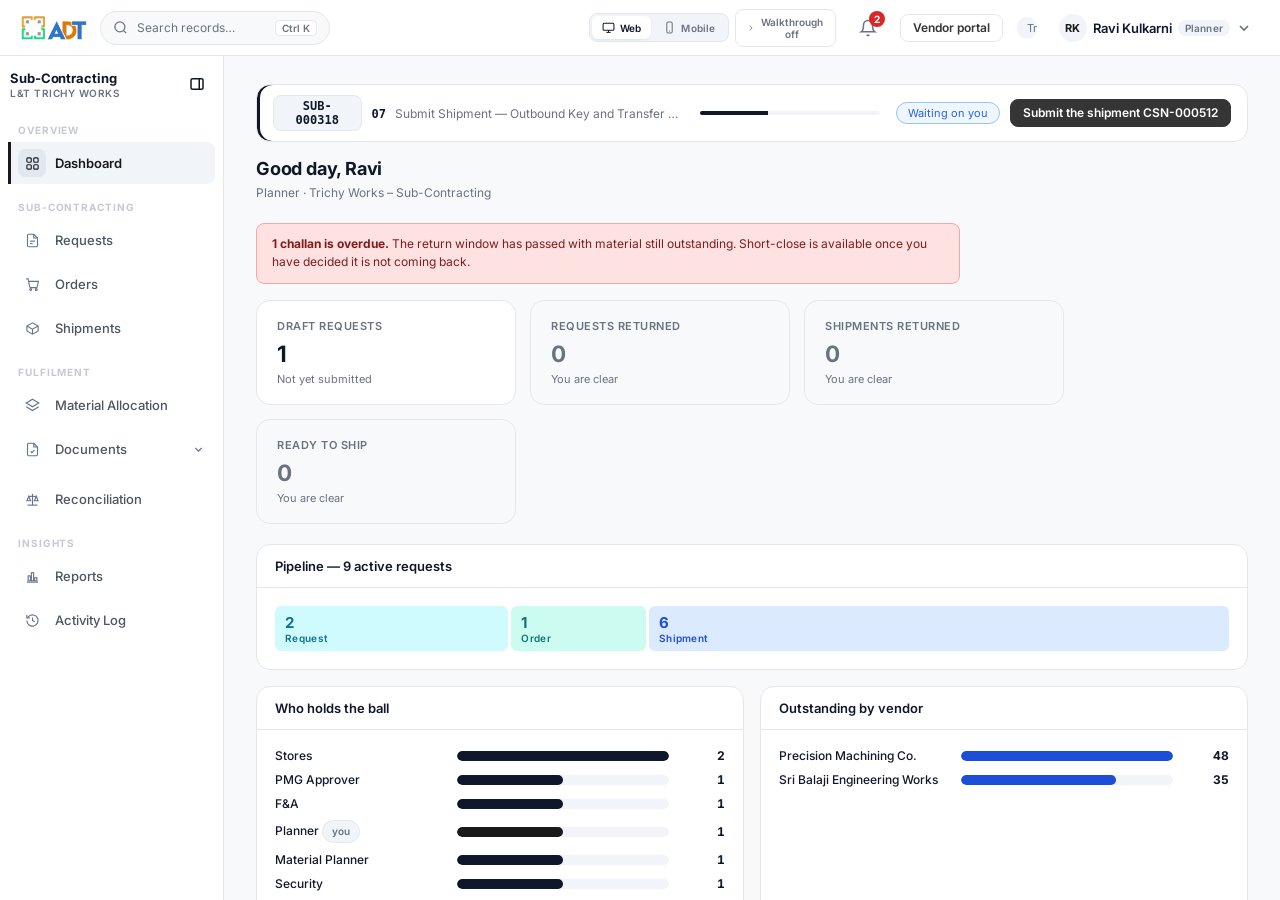
<file: index.html>
<!DOCTYPE html>
<html lang="en">
<head>
<meta charset="UTF-8">
<meta name="viewport" content="width=device-width, initial-scale=1.0">
<title>Sub-Contracting · L&amp;T</title>
<meta name="description" content="Track organisation-owned material sent out for job work — request, order, shipment, delivery note, challan, gate outward, return, reconciliation and closure — with full traceability and an immutable activity log.">
<meta name="application-name" content="Sub-Contracting">
<meta name="theme-color" content="#ffffff">
<meta name="robots" content="noindex, nofollow">
<link rel="icon" href="assets/logo.png">

<!-- Design system carried forward from ADT_Revamp. Load order matters:
     buttons.css is authoritative over every legacy button rule in main.css,
     and motion.css layers transitions on top of the finished component set.
     subcon.css comes last and only adds what has no ADT equivalent. -->
<link rel="stylesheet" href="css/fonts.css">
<link rel="stylesheet" href="css/main.css">
<link rel="stylesheet" href="css/buttons.css">
<link rel="stylesheet" href="css/motion.css">
<link rel="stylesheet" href="css/subcon.css">
<!-- The journey bar, the device frame and the mobile components. Last, because
     it restyles the shared modal into a bottom sheet when the channel is
     mobile and must win over subcon.css to do it. -->
<link rel="stylesheet" href="css/journey.css">
</head>
<body>

<div class="view active">

  <div class="topbar">
    <!-- The sidebar toggle lives in the sidebar, not here. ADT has exactly one
         and putting a second in the topbar gives the same action two homes. -->
    <!-- The page title lives on the page itself; repeating it here 60px above
         its own h1 was template noise. The bar carries the product name and a
         real search field instead. -->
    <div class="topbar-left">
      <div class="adt-logo"><img src="assets/logo.png" alt="L&T Sub-Contracting"></div>
      <button class="tb-search" onclick="openPalette()" title="Search (Ctrl+K)">
        <svg width="15" height="15" viewBox="0 0 24 24" fill="none" stroke="currentColor" stroke-width="2"><circle cx="11" cy="11" r="8"/><line x1="21" y1="21" x2="16.65" y2="16.65"/></svg>
        <span>Search records&hellip;</span>
        <kbd>Ctrl K</kbd>
      </button>
    </div>

    <div class="topbar-right">
      <!-- How you are LOOKING at this screen, and whether the walkthrough is
           driving. Deliberately left of everything else and visually quiet:
           switching view is not a step in the process, and it must not compete
           with the hand-off button in the journey bar below. -->
      <div id="channel-switch" class="channel-switch"></div>

      <div class="hdr-dd-wrap">
        <button class="tb-icon" title="Notifications" aria-label="Notifications" onclick="toggleHeaderMenu('notif-dd')">
          <svg width="18" height="18" viewBox="0 0 24 24" fill="none" stroke="currentColor" stroke-width="2"><path d="M18 8A6 6 0 0 0 6 8c0 7-3 9-3 9h18s-3-2-3-9"/><path d="M13.73 21a2 2 0 0 1-3.46 0"/></svg>
          <span class="tb-badge" id="notif-badge" hidden></span>
        </button>
        <div class="hdr-dd-panel hdr-dd-panel-right notif-dd" id="notif-dd"></div>
      </div>

      <!-- The vendor portal is a separate shell, so it is reached by a link
           rather than a nav item — it is not part of this application. -->
      <a class="btn-outline btn-sm tb-vendor-link" href="vendor.html" title="Open the external vendor portal">Vendor portal</a>

      <!-- Which Team you are acting in. Team is what grants access, so it is
           shown at all times rather than hidden inside the user menu. -->
      <span class="tb-team" id="tb-team">&nbsp;</span>

      <!-- Role switcher. Filled by renderTopbarUser(). -->
      <div class="hdr-dd-wrap">
        <div class="user-sel" id="user-trigger" onclick="toggleHeaderMenu('user-dd')"></div>
        <div class="hdr-dd-panel hdr-dd-panel-right" id="user-dd"></div>
      </div>
    </div>
  </div>

  <div class="content-area">
    <div class="sidebar" id="sidebar"></div>
    <div class="page-content" id="page-content"></div>
  </div>

</div>

<div id="toast-host"></div>

<!-- Load order matters in three places:
     · rbac.js and activity.js before core.js — the nav is built from both
     · masters before ledger before transactions — each reads the last
     · renderer.js before the page modules, which call registerPage() on load
     · seed.js runs last, driving the real state machine rather than writing
       fixtures, so a broken transition fails loudly at startup -->
<script src="js/rbac.js"></script>
<script src="js/activity.js"></script>
<script src="js/notify.js"></script>
<script src="js/core.js"></script>
<script src="js/data/masters.js"></script>
<script src="js/ledger.js"></script>
<script src="js/data/transactions.js"></script>
<script src="js/ui.js"></script>
<script src="js/palette.js"></script>
<!-- journey before channel: the channel switch reads JOURNEY to decide which
     screens default to a phone. Both before renderer, which calls into them
     on every paint. -->
<script src="js/journey.js"></script>
<script src="js/channel.js"></script>
<script src="js/renderer.js"></script>

<script src="js/pages/m01-masters.js"></script>
<script src="js/pages/m02-scr.js"></script>
<script src="js/pages/m03-orders.js"></script>
<script src="js/pages/m04-shipments.js"></script>
<script src="js/pages/m05-outbound.js"></script>
<script src="js/pages/m06-documents.js"></script>
<script src="js/pages/m07-inward.js"></script>
<script src="js/pages/m09-dashboard.js"></script>
<script src="js/pages/m10-admin.js"></script>

<script src="js/data/seed.js"></script>
</body>
</html>
</file>
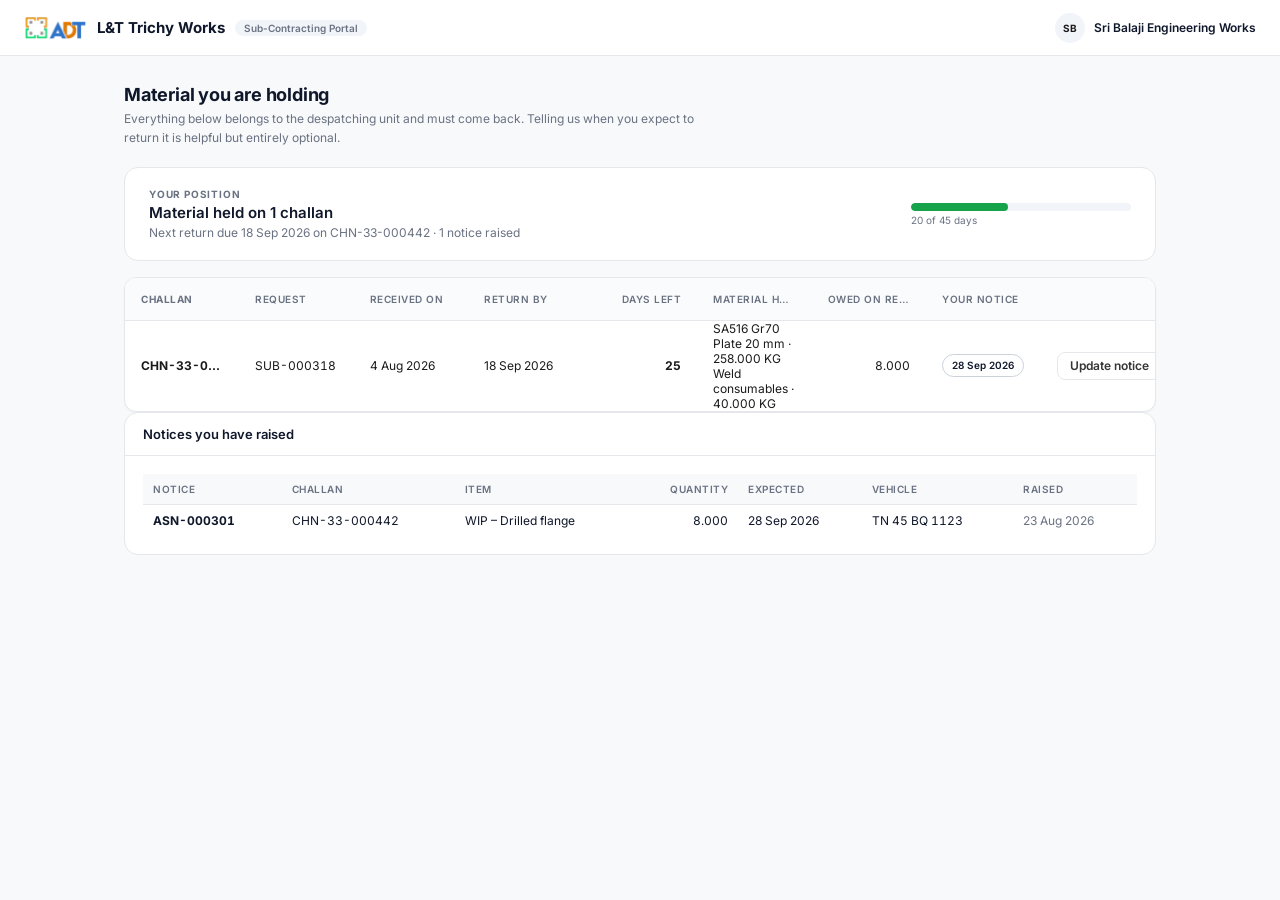
<file: vendor.html>
<!DOCTYPE html>
<html lang="en">
<head>
<meta charset="UTF-8">
<meta name="viewport" content="width=device-width, initial-scale=1.0">
<title>Sub-Contracting Portal</title>
<meta name="description" content="See the material you are currently holding, when each challan is due back, and optionally tell us when you expect to return it.">
<meta name="application-name" content="Sub-Contracting Portal">
<meta name="theme-color" content="#ffffff">
<meta name="robots" content="noindex, nofollow">
<link rel="icon" href="assets/logo.png">

<link rel="stylesheet" href="css/fonts.css">
<link rel="stylesheet" href="css/main.css">
<link rel="stylesheet" href="css/buttons.css">
<link rel="stylesheet" href="css/motion.css">
<link rel="stylesheet" href="css/subcon.css">
<style>
  /* The external shell overrides the internal app's full-height lock: this
     page scrolls normally, because it is a document, not an application
     chrome with its own panes. */
  body { overflow: auto; height: auto; }
</style>
</head>
<body class="vp-body">

<!-- The vendor's first question is "who is asking me?" — so the despatching
     organisation leads the bar, and the signed-in vendor gets a proper account
     block instead of a truncating pill.
     There is deliberately no link back into the internal application. -->
<div class="vp-bar">
  <div class="vp-brand">
    <img src="assets/logo.png" alt="" style="height:24px">
    <span>L&amp;T Trichy Works</span>
    <span class="vp-tag">Sub-Contracting Portal</span>
  </div>
  <div class="vp-acct" id="vp-acct"></div>
</div>

<div class="vp-main" id="vp-content"></div>
<div id="toast-host"></div>

<script src="js/rbac.js"></script>
<script src="js/activity.js"></script>
<script src="js/notify.js"></script>
<script src="js/core.js"></script>
<script src="js/data/masters.js"></script>
<script src="js/ledger.js"></script>
<script src="js/data/transactions.js"></script>
<script src="js/ui.js"></script>
<script src="js/data/seed.js"></script>
<!-- registerPage is a renderer concern the portal doesn't have; m06 is loaded
     purely for buildChallanDocument, so the vendor can see the legal document
     they are holding material against. -->
<script>function registerPage(){}</script>
<script src="js/pages/m06-documents.js"></script>
<script src="js/pages/m08-vendor.js"></script>
<script>
/* The external shell does not use the internal renderer, so core.js's boot is
   replaced here. Seeding runs as internal staff; the session then becomes the
   external vendor, so anything raised from this page is attributed to them. */
document.removeEventListener('DOMContentLoaded', boot);
window.addEventListener('DOMContentLoaded', function () {
  currentUserId = 'u-planner';
  seedDemo();
  var q = new URLSearchParams(location.search).get('vendor');
  if (q && vendor(q).id) vendorId = q;
  currentUserId = 'u-vendor';
  renderVendorPortal();
});
</script>
</body>
</html>
</file>
<file: css/fonts.css>
﻿/* cyrillic-ext */
@font-face {
  font-family: 'Inter';
  font-style: normal;
  font-weight: 400;
  font-display: swap;
  src: url("../assets/font_02.woff2") format('woff2');
  unicode-range: U+0460-052F, U+1C80-1C8A, U+20B4, U+2DE0-2DFF, U+A640-A69F, U+FE2E-FE2F;
}
/* cyrillic */
@font-face {
  font-family: 'Inter';
  font-style: normal;
  font-weight: 400;
  font-display: swap;
  src: url("../assets/font_03.woff2") format('woff2');
  unicode-range: U+0301, U+0400-045F, U+0490-0491, U+04B0-04B1, U+2116;
}
/* greek-ext */
@font-face {
  font-family: 'Inter';
  font-style: normal;
  font-weight: 400;
  font-display: swap;
  src: url("../assets/font_04.woff2") format('woff2');
  unicode-range: U+1F00-1FFF;
}
/* greek */
@font-face {
  font-family: 'Inter';
  font-style: normal;
  font-weight: 400;
  font-display: swap;
  src: url("../assets/font_05.woff2") format('woff2');
  unicode-range: U+0370-0377, U+037A-037F, U+0384-038A, U+038C, U+038E-03A1, U+03A3-03FF;
}
/* vietnamese */
@font-face {
  font-family: 'Inter';
  font-style: normal;
  font-weight: 400;
  font-display: swap;
  src: url("../assets/font_06.woff2") format('woff2');
  unicode-range: U+0102-0103, U+0110-0111, U+0128-0129, U+0168-0169, U+01A0-01A1, U+01AF-01B0, U+0300-0301, U+0303-0304, U+0308-0309, U+0323, U+0329, U+1EA0-1EF9, U+20AB;
}
/* latin-ext */
@font-face {
  font-family: 'Inter';
  font-style: normal;
  font-weight: 400;
  font-display: swap;
  src: url("../assets/font_07.woff2") format('woff2');
  unicode-range: U+0100-02BA, U+02BD-02C5, U+02C7-02CC, U+02CE-02D7, U+02DD-02FF, U+0304, U+0308, U+0329, U+1D00-1DBF, U+1E00-1E9F, U+1EF2-1EFF, U+2020, U+20A0-20AB, U+20AD-20C0, U+2113, U+2C60-2C7F, U+A720-A7FF;
}
/* latin */
@font-face {
  font-family: 'Inter';
  font-style: normal;
  font-weight: 400;
  font-display: swap;
  src: url("../assets/font_08.woff2") format('woff2');
  unicode-range: U+0000-00FF, U+0131, U+0152-0153, U+02BB-02BC, U+02C6, U+02DA, U+02DC, U+0304, U+0308, U+0329, U+2000-206F, U+20AC, U+2122, U+2191, U+2193, U+2212, U+2215, U+FEFF, U+FFFD;
}
/* cyrillic-ext */
@font-face {
  font-family: 'Inter';
  font-style: normal;
  font-weight: 500;
  font-display: swap;
  src: url("../assets/font_02.woff2") format('woff2');
  unicode-range: U+0460-052F, U+1C80-1C8A, U+20B4, U+2DE0-2DFF, U+A640-A69F, U+FE2E-FE2F;
}
/* cyrillic */
@font-face {
  font-family: 'Inter';
  font-style: normal;
  font-weight: 500;
  font-display: swap;
  src: url("../assets/font_03.woff2") format('woff2');
  unicode-range: U+0301, U+0400-045F, U+0490-0491, U+04B0-04B1, U+2116;
}
/* greek-ext */
@font-face {
  font-family: 'Inter';
  font-style: normal;
  font-weight: 500;
  font-display: swap;
  src: url("../assets/font_04.woff2") format('woff2');
  unicode-range: U+1F00-1FFF;
}
/* greek */
@font-face {
  font-family: 'Inter';
  font-style: normal;
  font-weight: 500;
  font-display: swap;
  src: url("../assets/font_05.woff2") format('woff2');
  unicode-range: U+0370-0377, U+037A-037F, U+0384-038A, U+038C, U+038E-03A1, U+03A3-03FF;
}
/* vietnamese */
@font-face {
  font-family: 'Inter';
  font-style: normal;
  font-weight: 500;
  font-display: swap;
  src: url("../assets/font_06.woff2") format('woff2');
  unicode-range: U+0102-0103, U+0110-0111, U+0128-0129, U+0168-0169, U+01A0-01A1, U+01AF-01B0, U+0300-0301, U+0303-0304, U+0308-0309, U+0323, U+0329, U+1EA0-1EF9, U+20AB;
}
/* latin-ext */
@font-face {
  font-family: 'Inter';
  font-style: normal;
  font-weight: 500;
  font-display: swap;
  src: url("../assets/font_07.woff2") format('woff2');
  unicode-range: U+0100-02BA, U+02BD-02C5, U+02C7-02CC, U+02CE-02D7, U+02DD-02FF, U+0304, U+0308, U+0329, U+1D00-1DBF, U+1E00-1E9F, U+1EF2-1EFF, U+2020, U+20A0-20AB, U+20AD-20C0, U+2113, U+2C60-2C7F, U+A720-A7FF;
}
/* latin */
@font-face {
  font-family: 'Inter';
  font-style: normal;
  font-weight: 500;
  font-display: swap;
  src: url("../assets/font_08.woff2") format('woff2');
  unicode-range: U+0000-00FF, U+0131, U+0152-0153, U+02BB-02BC, U+02C6, U+02DA, U+02DC, U+0304, U+0308, U+0329, U+2000-206F, U+20AC, U+2122, U+2191, U+2193, U+2212, U+2215, U+FEFF, U+FFFD;
}
/* cyrillic-ext */
@font-face {
  font-family: 'Inter';
  font-style: normal;
  font-weight: 600;
  font-display: swap;
  src: url("../assets/font_02.woff2") format('woff2');
  unicode-range: U+0460-052F, U+1C80-1C8A, U+20B4, U+2DE0-2DFF, U+A640-A69F, U+FE2E-FE2F;
}
/* cyrillic */
@font-face {
  font-family: 'Inter';
  font-style: normal;
  font-weight: 600;
  font-display: swap;
  src: url("../assets/font_03.woff2") format('woff2');
  unicode-range: U+0301, U+0400-045F, U+0490-0491, U+04B0-04B1, U+2116;
}
/* greek-ext */
@font-face {
  font-family: 'Inter';
  font-style: normal;
  font-weight: 600;
  font-display: swap;
  src: url("../assets/font_04.woff2") format('woff2');
  unicode-range: U+1F00-1FFF;
}
/* greek */
@font-face {
  font-family: 'Inter';
  font-style: normal;
  font-weight: 600;
  font-display: swap;
  src: url("../assets/font_05.woff2") format('woff2');
  unicode-range: U+0370-0377, U+037A-037F, U+0384-038A, U+038C, U+038E-03A1, U+03A3-03FF;
}
/* vietnamese */
@font-face {
  font-family: 'Inter';
  font-style: normal;
  font-weight: 600;
  font-display: swap;
  src: url("../assets/font_06.woff2") format('woff2');
  unicode-range: U+0102-0103, U+0110-0111, U+0128-0129, U+0168-0169, U+01A0-01A1, U+01AF-01B0, U+0300-0301, U+0303-0304, U+0308-0309, U+0323, U+0329, U+1EA0-1EF9, U+20AB;
}
/* latin-ext */
@font-face {
  font-family: 'Inter';
  font-style: normal;
  font-weight: 600;
  font-display: swap;
  src: url("../assets/font_07.woff2") format('woff2');
  unicode-range: U+0100-02BA, U+02BD-02C5, U+02C7-02CC, U+02CE-02D7, U+02DD-02FF, U+0304, U+0308, U+0329, U+1D00-1DBF, U+1E00-1E9F, U+1EF2-1EFF, U+2020, U+20A0-20AB, U+20AD-20C0, U+2113, U+2C60-2C7F, U+A720-A7FF;
}
/* latin */
@font-face {
  font-family: 'Inter';
  font-style: normal;
  font-weight: 600;
  font-display: swap;
  src: url("../assets/font_08.woff2") format('woff2');
  unicode-range: U+0000-00FF, U+0131, U+0152-0153, U+02BB-02BC, U+02C6, U+02DA, U+02DC, U+0304, U+0308, U+0329, U+2000-206F, U+20AC, U+2122, U+2191, U+2193, U+2212, U+2215, U+FEFF, U+FFFD;
}
/* cyrillic-ext */
@font-face {
  font-family: 'Inter';
  font-style: normal;
  font-weight: 700;
  font-display: swap;
  src: url("../assets/font_02.woff2") format('woff2');
  unicode-range: U+0460-052F, U+1C80-1C8A, U+20B4, U+2DE0-2DFF, U+A640-A69F, U+FE2E-FE2F;
}
/* cyrillic */
@font-face {
  font-family: 'Inter';
  font-style: normal;
  font-weight: 700;
  font-display: swap;
  src: url("../assets/font_03.woff2") format('woff2');
  unicode-range: U+0301, U+0400-045F, U+0490-0491, U+04B0-04B1, U+2116;
}
/* greek-ext */
@font-face {
  font-family: 'Inter';
  font-style: normal;
  font-weight: 700;
  font-display: swap;
  src: url("../assets/font_04.woff2") format('woff2');
  unicode-range: U+1F00-1FFF;
}
/* greek */
@font-face {
  font-family: 'Inter';
  font-style: normal;
  font-weight: 700;
  font-display: swap;
  src: url("../assets/font_05.woff2") format('woff2');
  unicode-range: U+0370-0377, U+037A-037F, U+0384-038A, U+038C, U+038E-03A1, U+03A3-03FF;
}
/* vietnamese */
@font-face {
  font-family: 'Inter';
  font-style: normal;
  font-weight: 700;
  font-display: swap;
  src: url("../assets/font_06.woff2") format('woff2');
  unicode-range: U+0102-0103, U+0110-0111, U+0128-0129, U+0168-0169, U+01A0-01A1, U+01AF-01B0, U+0300-0301, U+0303-0304, U+0308-0309, U+0323, U+0329, U+1EA0-1EF9, U+20AB;
}
/* latin-ext */
@font-face {
  font-family: 'Inter';
  font-style: normal;
  font-weight: 700;
  font-display: swap;
  src: url("../assets/font_07.woff2") format('woff2');
  unicode-range: U+0100-02BA, U+02BD-02C5, U+02C7-02CC, U+02CE-02D7, U+02DD-02FF, U+0304, U+0308, U+0329, U+1D00-1DBF, U+1E00-1E9F, U+1EF2-1EFF, U+2020, U+20A0-20AB, U+20AD-20C0, U+2113, U+2C60-2C7F, U+A720-A7FF;
}
/* latin */
@font-face {
  font-family: 'Inter';
  font-style: normal;
  font-weight: 700;
  font-display: swap;
  src: url("../assets/font_08.woff2") format('woff2');
  unicode-range: U+0000-00FF, U+0131, U+0152-0153, U+02BB-02BC, U+02C6, U+02DA, U+02DC, U+0304, U+0308, U+0329, U+2000-206F, U+20AC, U+2122, U+2191, U+2193, U+2212, U+2215, U+FEFF, U+FFFD;
}
/* cyrillic-ext */
@font-face {
  font-family: 'Inter';
  font-style: normal;
  font-weight: 800;
  font-display: swap;
  src: url("../assets/font_02.woff2") format('woff2');
  unicode-range: U+0460-052F, U+1C80-1C8A, U+20B4, U+2DE0-2DFF, U+A640-A69F, U+FE2E-FE2F;
}
/* cyrillic */
@font-face {
  font-family: 'Inter';
  font-style: normal;
  font-weight: 800;
  font-display: swap;
  src: url("../assets/font_03.woff2") format('woff2');
  unicode-range: U+0301, U+0400-045F, U+0490-0491, U+04B0-04B1, U+2116;
}
/* greek-ext */
@font-face {
  font-family: 'Inter';
  font-style: normal;
  font-weight: 800;
  font-display: swap;
  src: url("../assets/font_04.woff2") format('woff2');
  unicode-range: U+1F00-1FFF;
}
/* greek */
@font-face {
  font-family: 'Inter';
  font-style: normal;
  font-weight: 800;
  font-display: swap;
  src: url("../assets/font_05.woff2") format('woff2');
  unicode-range: U+0370-0377, U+037A-037F, U+0384-038A, U+038C, U+038E-03A1, U+03A3-03FF;
}
/* vietnamese */
@font-face {
  font-family: 'Inter';
  font-style: normal;
  font-weight: 800;
  font-display: swap;
  src: url("../assets/font_06.woff2") format('woff2');
  unicode-range: U+0102-0103, U+0110-0111, U+0128-0129, U+0168-0169, U+01A0-01A1, U+01AF-01B0, U+0300-0301, U+0303-0304, U+0308-0309, U+0323, U+0329, U+1EA0-1EF9, U+20AB;
}
/* latin-ext */
@font-face {
  font-family: 'Inter';
  font-style: normal;
  font-weight: 800;
  font-display: swap;
  src: url("../assets/font_07.woff2") format('woff2');
  unicode-range: U+0100-02BA, U+02BD-02C5, U+02C7-02CC, U+02CE-02D7, U+02DD-02FF, U+0304, U+0308, U+0329, U+1D00-1DBF, U+1E00-1E9F, U+1EF2-1EFF, U+2020, U+20A0-20AB, U+20AD-20C0, U+2113, U+2C60-2C7F, U+A720-A7FF;
}
/* latin */
@font-face {
  font-family: 'Inter';
  font-style: normal;
  font-weight: 800;
  font-display: swap;
  src: url("../assets/font_08.woff2") format('woff2');
  unicode-range: U+0000-00FF, U+0131, U+0152-0153, U+02BB-02BC, U+02C6, U+02DA, U+02DC, U+0304, U+0308, U+0329, U+2000-206F, U+20AC, U+2122, U+2191, U+2193, U+2212, U+2215, U+FEFF, U+FFFD;
}
</file>
<file: css/main.css>
﻿
:root{--orange:#1a1a1a;--navy:#0f172a;--gray:#6a7282;--light:#f8f9fb;--card:#fff;--border:#e5e7eb;--ol:#f1f5f9;--green:var(--st-ok-fg);--red:#ef4444}
/* Dashboard widget type scale — single source of truth for every card/widget.
   Use these tokens instead of hard-coded px so all widgets stay optically aligned.
   10 / 11 / 12 / 13 / 15 / 18 / 26 — no in-between sizes. */
:root{
  --ds-metric:22.5px;    /* primary widget value: numbers + short status words */
  --ds-metric-text:18px; /* widget value that is a long text string (entity/company name) */
  --ds-h1:18px;          /* dashboard page title */
  --ds-h2:15px;          /* hero / feature panel title */
  --ds-title:13px;       /* section + panel titles, action card names */
  --ds-body:12px;        /* table + list body text, row labels and values */
  --ds-label:11px;       /* uppercase eyebrow label above a metric */
  --ds-caption:11px;     /* supporting caption under a metric, links, meta */
  --ds-micro:10px;       /* badges, pills, table headers, buttons in tables */
}
/* Shape system — radius says what a thing IS, so shape alone is readable at a glance.
   PILL  = read-only state. Status badges, tags, chips, counts. Never clickable.
   SQUARE= actionable. Buttons, tabs, selects, inputs, toggles. Always clickable.
   Do not mix: a pill-shaped button or a square status badge breaks the signal. */
:root{
  --r-status:999px;   /* status badges / tags / chips / count pills */
  --r-control:8px;    /* buttons, tabs, dropdowns, filters — square card, rounded edges */
  --r-input:999px;    /* single-line typeable fields — fully rounded card */
  --r-card:14px;      /* cards and panels */
}
/* Shape tells you how a control behaves:
     ROUNDED (--r-input)   you type into it        text / search / number / date
     SQUARE  (--r-control) you pick or press it    dropdowns, filters, buttons
   Multi-line textareas stay square: a pill radius would eat into the text box. */
/* Status colour coding — one meaning per hue, used by EVERY status indicator.
   Never hard-code a status colour; pick the state and use its three tokens.
     ok    green  settled + positive : Active, Approved, Paid, Present, Submitted, Completed
     wait  amber  still in flight    : Pending, In Progress, Waiting for..., Onboarding
     bad   red    settled + negative : Blocked, Rejected, Inactive, Absent, Unapproved, Unpaid
     info  blue   purely informational: Open, Available, Created
     idle  grey   no longer in play  : Closed, Expired, Draft, Weekend, Unresolved
   Amber means "waiting", never "bad" — that distinction is why Unapproved/Unpaid are red. */
:root{
  --st-ok-bg:#dcfce7;   --st-ok-fg:#16a34a;   --st-ok-bd:#86efac;
/* ONE GREEN.  --st-ok-fg above is it, and --green in the palette at the top of
   this file is now an alias of it rather than a second opinion.

   There were five greens meaning the same thing. --green was #22c55e and
   --st-ok-fg #16a34a, so two captions that both mean "this went well" - the
   dashboard's "75% of team" and the timesheet's "+16 days vs last month" -
   were rendered in visibly different greens on screens the user flips between.
   Around them sat #15803d on two badges, #4ade80 on the timesheet present
   rail, and #f0fdf4 as a fifth tint under three more. None of the five was
   chosen against the others; each was picked once, locally, and never
   compared.

   Every one of them now resolves to the --st-ok-* triple. Contract pipeline
   stage 6 does too: its bg and bd were already identical to ok's and only its
   fg differed, by a hair - a near-match reads as a mistake where a clear
   difference reads as meaning.

   WHAT IS DELIBERATELY NOT ONE GREEN: --st-p4 (lime) and --st-p8 (deep green)
   in the ladder below. There the SHADE IS THE DATA - it says how far along a
   contract is - and the set is documented as clearing dE 12 pairwise. Fold
   those into one green and the ladder stops carrying information. Teal
   (#0d9488, the AI-recommend badge) is a different hue and a different
   meaning, and is left alone. */
  --st-wait-bg:#fef3c7; --st-wait-fg:#92400e; --st-wait-bd:#fde68a;
  --st-bad-bg:#fee2e2;  --st-bad-fg:#dc2626;  --st-bad-bd:#fca5a5;
  --st-info-bg:#eff6ff; --st-info-fg:#2563eb; --st-info-bd:#93c5fd;
  --st-idle-bg:#f1f5f9; --st-idle-fg:#64748b; --st-idle-bd:#cbd5e1;
  /* Contract pipeline. The 5 tones above answer "is this good or bad"; a deal
     also has to answer "how far along is it". Two families carry that:
       SENT / waiting  -> blues,  deepening   (cyan -> blue -> violet)
       APPROVED        -> greens, deepening   (teal -> olive -> green)
     then amber while onboarding, deep green when ready. Every pair in this
     set clears ΔE 12 against each other AND against red Inactive, which shows
     in the same table; all eight pass AA contrast. */
  --st-p1-bg:#cffafe; --st-p1-fg:#0e7490; --st-p1-bd:#67e8f9;  /* 1 Submitted          sent */
  --st-p2-bg:#ccfbf1; --st-p2-fg:#0f766e; --st-p2-bd:#5eead4;  /* 2 Quotation Approved approved */
  --st-p3-bg:#dbeafe; --st-p3-fg:#1d4ed8; --st-p3-bd:#93c5fd;  /* 3 Proposal Sent      sent */
  --st-p4-bg:#d9f99d; --st-p4-fg:#3f6212; --st-p4-bd:#bef264;  /* 4 Proposal Approved  approved */
  --st-p5-bg:#ede9fe; --st-p5-fg:#6d28d9; --st-p5-bd:#c4b5fd;  /* 5 Contract Sent      sent */
  --st-p6-bg:var(--st-ok-bg); --st-p6-fg:var(--st-ok-fg); --st-p6-bd:var(--st-ok-bd);  /* 6 Contract Approved  approved */
  --st-p7-bg:#fef3c7; --st-p7-fg:#92400e; --st-p7-bd:#fde68a;  /* 7 Onboarding         in progress */
  --st-p8-bg:#bbf7d0; --st-p8-fg:#14532d; --st-p8-bd:#4ade80;  /* 8 Ready for Payroll  done */
}
/* Line-item selection — ONE feedback for every clickable row/cell in the app:
   table rows (listings, leaves, policies, payroll, tickets…), timesheet day
   cells, picker list items. Grey on click, same fade, same orange rail.
   Never hard-code a selected background; use these three.

   GREY, NOT BLUE. These were --st-info-bg blue, which put a status colour on
   a row for a reason that has nothing to do with its status - an open record
   read as an informational one, and next to a real blue badge the two argued.
   Grey says "this is the one you are looking at" and says nothing else, which
   is all selection ever means. The orange rail is what makes it unmistakable;
   the fill only has to be a step darker than --row-hover. */
:root{
  --row-hover:#fafbfc;      /* pointer is over it, nothing committed yet */
  --row-sel:#f1f3f5;        /* clicked / open — the same neutral as the icon chips */
  --row-sel-hover:#e7eaee;  /* clicked AND hovered */
  --row-sel-rail:var(--orange);  /* 3px inset accent rail on the leading edge */
  --row-fade:background-color .16s ease;
}
*,*::before,*::after{margin:0;padding:0;box-sizing:border-box;font-family:'Inter',sans-serif}
body{font-family:'Inter',sans-serif;background:var(--light);color:var(--navy);overflow:hidden;height:100vh;-webkit-font-smoothing:antialiased;-moz-osx-font-smoothing:grayscale;text-rendering:optimizeLegibility;font-feature-settings:'cv02','cv03','cv04','cv11'}
@keyframes fadeUp{from{opacity:0;transform:translateY(8px)}to{opacity:1;transform:translateY(0)}}
@keyframes blink{0%,100%{opacity:.3}50%{opacity:1}}
@keyframes fadeIn{from{opacity:0}to{opacity:1}}
.view{display:none;flex-direction:column;height:100vh;width:100%;animation:fadeIn .3s ease}
.view.active{display:flex}
/* TOPBAR */
.topbar{height:56px;background:var(--card);border-bottom:1px solid var(--border);display:flex;align-items:center;justify-content:space-between;padding:0 20px;flex-shrink:0;z-index:20}
.topbar-left{display:flex;align-items:center;gap:12px;flex:1;min-width:0}
.topbar-center{display:flex;align-items:center;justify-content:center;flex:0 0 auto}
.topbar-right{display:flex;align-items:center;gap:14px;flex:1;min-width:0;justify-content:flex-end}
.adt-logo{display:flex;align-items:center;gap:6px}
.adt-logo img{height:26px;width:auto;display:block}
.adt-logo svg{width:28px;height:28px}
.adt-logo-text{font-weight:800;font-size:18px;color:var(--navy);letter-spacing:-.5px}
.topbar-page{font-size:14px;font-weight:600;color:var(--navy);margin-left:4px;white-space:nowrap}
.sidebar-toggle{width:32px;height:32px;display:flex;align-items:center;justify-content:center;border:0;background:transparent;color:var(--navy);border-radius:8px;cursor:pointer;transition:.2s;flex-shrink:0}
.sidebar-toggle:hover{background:var(--btn-ghost-bg);color:var(--btn-accent)}
.sidebar-toggle svg{width:18px;height:18px}
.page-add-btn{width:22px;height:22px;border:0;border-radius:50%;background:var(--orange);color:#fff;display:flex;align-items:center;justify-content:center;cursor:pointer;transition:.2s;flex-shrink:0}
/* These two sit outside the button system and are already --orange (#1a1a1a)
   at rest, so --btn-accent would be no change at all - they go to pure black.
   Same direction as every other hover: darker, never a different hue. */
.page-add-btn:hover{background:var(--btn-solid-hover);transform:scale(1.08)}
.page-add-btn svg{width:12px;height:12px}
.tb-icon{width:36px;height:36px;display:flex;align-items:center;justify-content:center;border-radius:10px;border:none;cursor:pointer;background:0;color:var(--gray);transition:.2s}
.tb-icon:hover{background:var(--btn-ghost-bg);color:var(--btn-accent)}
.agent-btn{display:flex;align-items:center;gap:8px;padding:8px 18px;background:linear-gradient(135deg,#111827,#2d2d38);color:#fff;border:none;border-radius:var(--r-control);cursor:pointer;font-size:12px;font-weight:600;font-family:inherit;letter-spacing:.1px;transition:transform .18s ease,box-shadow .18s ease,background .18s ease}
.agent-btn:hover{background:linear-gradient(135deg,#000,#1a1a20)}
.agent-btn:active{transform:translateY(0) scale(.97)}
.agent-btn .spark{display:flex;align-items:center;justify-content:center;color:#fbbf24;filter:drop-shadow(0 0 4px rgba(251,191,36,.55));animation:agent-spark-pulse 2.4s ease-in-out infinite}
@keyframes agent-spark-pulse{0%,100%{transform:scale(1) rotate(0deg);opacity:1}50%{transform:scale(1.18) rotate(10deg);opacity:.82}}
.company-sel,.user-sel{display:flex;align-items:center;gap:6px;font-size:13px;font-weight:500;cursor:pointer;color:var(--navy);padding:5px 8px;border-radius:8px;transition:background .15s}
.company-sel:hover,.user-sel:hover{background:var(--light)}
.company-sel svg,.user-sel svg{width:16px;height:16px;color:var(--gray)}
.hdr-dd-chev{transition:transform .18s}
.user-avatar-sm{width:28px;height:28px;border-radius:50%;background:var(--ol);display:flex;align-items:center;justify-content:center;font-size:11px;font-weight:700;color:var(--orange)}
/* Header dropdowns */
.hdr-dd-wrap{position:relative}
.hdr-dd-panel{position:absolute;top:calc(100% + 10px);left:0;min-width:240px;background:#fff;border:1px solid var(--border);border-radius:14px;box-shadow:0 8px 30px rgba(0,0,0,.12);z-index:999;padding:8px;display:none;animation:hdrFadeIn .15s ease}
.hdr-dd-panel-right{left:auto;right:0}
.hdr-dd-panel.open{display:block}
@keyframes hdrFadeIn{from{opacity:0;transform:translateY(-6px)}to{opacity:1;transform:translateY(0)}}
.hdr-dd-header{display:flex;align-items:center;gap:10px;padding:10px 10px 12px}
.hdr-dd-entity-logo{width:36px;height:36px;border-radius:9px;background:var(--ol);display:flex;align-items:center;justify-content:center;font-size:12px;font-weight:800;color:var(--orange);flex-shrink:0}
.hdr-dd-title{font-size:13px;font-weight:700;color:var(--navy);line-height:1.3}
.hdr-dd-subtitle{font-size:11px;color:var(--gray);margin-top:1px}
.hdr-dd-divider{height:1px;background:var(--border);margin:4px 0}
.hdr-dd-info-row{display:flex;align-items:center;justify-content:space-between;padding:5px 10px;font-size:12px}
.hdr-dd-info-label{color:var(--gray);font-weight:500}
.hdr-dd-info-val{color:var(--navy);font-weight:600}
.hdr-dd-badge{background:var(--st-ok-bg);color:var(--st-ok-fg);border-radius:var(--r-status);padding:2px 8px;font-size:11px}
.hdr-dd-item{display:flex;align-items:center;gap:9px;width:100%;padding:9px 10px;border:none;background:none;border-radius:8px;font-size:13px;font-weight:500;color:var(--navy);cursor:pointer;text-align:left;transition:background .12s}
.hdr-dd-item:hover{background:var(--light)}
.hdr-dd-item svg{color:var(--gray);flex-shrink:0}
.hdr-dd-item-danger{color:#dc2626}
.hdr-dd-item-danger svg{color:#dc2626}
.hdr-dd-item-danger:hover{background:#fef2f2}
/* SIDEBAR */
.sidebar{width:224px;background:var(--card);border-right:1px solid var(--border);display:flex;flex-direction:column;flex-shrink:0;overflow-y:auto;overflow-x:hidden;max-height:calc(100vh - 56px);padding:8px 0;transition:width .22s cubic-bezier(.4,0,.2,1);scrollbar-width:thin;scrollbar-color:#e5e7eb transparent}
.sidebar::-webkit-scrollbar{width:3px}
.sidebar::-webkit-scrollbar-track{background:transparent}
.sidebar::-webkit-scrollbar-thumb{background:#e5e7eb;border-radius:99px}
.sidebar::-webkit-scrollbar-thumb:hover{background:#d1d5db}
.sidebar::-webkit-scrollbar-button{display:none;height:0;width:0}
.sidebar.collapsed{width:62px;padding:8px 0}
.sb-top{padding:4px 10px 8px;display:flex;align-items:center;justify-content:space-between;min-height:44px;flex-shrink:0}.sb-menu-label{font-size:11px;font-weight:600;color:#9ca3af;letter-spacing:.5px;text-transform:uppercase}
.sb-top .sidebar-toggle{width:32px;height:32px}
/* -- Nav items -- */
.sb-item{display:flex;align-items:center;gap:9px;padding:7px 10px;margin:1px 8px;cursor:pointer;font-size:13px;font-weight:500;color:#4b5563;transition:background .14s ease,color .14s ease,box-shadow .14s ease;background:transparent;border:none;border-radius:0;position:relative;text-align:left;flex-shrink:0;width:calc(100% - 16px)}
.sb-item:hover{background:#f1f5f9;color:#111827}
.sb-item:hover .sb-ico-wrap{background:#e2e8f0;color:#374151;transform:scale(1.08)}
/* Active marker for EVERY nav item, top level and children alike: a straight
   full-height bar. An inset box-shadow is clipped to the border box, so on a
   rounded item it curved around the corners into a bracket — hence the square
   corners above and the pseudo-element here. The AI launcher is excluded: its
   ::before is the animated gradient border, not a marker. */
/* Square on the left, rounded on the right. The two ends are doing different
   jobs: the left is where the 3px marker sits and it has to read as one solid
   edge with it, so a radius there would leave a sliver of background curving
   past the bar. The right end is just where the highlight stops, and a
   rounded end makes it read as a tab attached to the rail rather than a strip
   cut out of the sidebar. Marker stays square because it is positioned inside
   the left edge, which keeps its own 0 radius. */
.sb-item.active{color:var(--orange);font-weight:600;background:#f1f5f9;box-shadow:none;border-radius:0 var(--r-control) var(--r-control) 0}
.sb-item.active:not(.sb-item-ai)::before{content:'';position:absolute;left:0;top:0;bottom:0;width:3px;border-radius:0;background:var(--orange)}
.sb-item.active .sb-ico-wrap{background:#e2e8f0;color:var(--orange)}
/* -- Icon wrap -- */
.sb-ico-wrap{width:28px;height:28px;border-radius:7px;display:flex;align-items:center;justify-content:center;flex-shrink:0;background:transparent;color:#64748b;transition:background .14s ease,color .14s ease,transform .14s ease}
.sb-ico-wrap svg{width:15px;height:15px}
/* -- Dropdown parents -- */
.sb-parent{display:flex;align-items:center;gap:9px;padding:7px 10px;margin:1px 8px;cursor:pointer;font-size:13px;font-weight:500;color:#4b5563;transition:background .14s ease,color .14s ease;background:transparent;border:none;border-radius:9px;text-align:left;flex-shrink:0;width:calc(100% - 16px)}
.sb-parent:hover{background:#f1f5f9;color:#111827}
.sb-parent:hover .sb-ico-wrap{background:#e2e8f0;color:#374151;transform:scale(1.08)}
.sb-parent>span{flex:1;text-align:left}
.sb-parent.open{color:#111827;font-weight:600;background:#f4f7fb}
.sb-parent.open .sb-ico-wrap{background:#e2e8f0;color:var(--orange)}
.sb-parent.has-active{color:#111827;font-weight:600}
.sb-parent.has-active .sb-ico-wrap{background:#e2e8f0;color:var(--orange)}
.sb-parent.has-active:not(.open){background:transparent}
.sb-parent .sb-chev{width:13px;height:13px;transition:transform .28s cubic-bezier(.4,0,.2,1);color:#64748b;flex-shrink:0;margin-left:auto}
.sb-parent.open .sb-chev{transform:rotate(180deg);color:var(--orange)}
/* -- Section labels -- */
.sb-section{font-size:10px;font-weight:700;color:#c4c9d4;text-transform:uppercase;letter-spacing:.9px;padding:16px 18px 5px;flex-shrink:0}
/* -- Children -- */
.sb-children{display:flex;flex-direction:column;overflow:hidden;background:transparent;margin:2px 8px 4px 20px;padding:0;border-left:2px solid #edf0f4;flex-shrink:0;transition:max-height .32s cubic-bezier(.4,0,.2,1)}
.sb-children .sb-item{padding:6px 8px;margin:1px 4px;font-size:12.5px;color:#64748b;border-radius:0;gap:8px;flex-shrink:0;width:calc(100% - 8px);box-shadow:none}
.sb-children .sb-item .sb-ico-wrap{width:22px;height:22px;border-radius:5px;background:transparent;color:#64748b}
.sb-children .sb-item .sb-ico-wrap svg{width:12px;height:12px}
.sb-children .sb-item:hover{background:#f1f5f9;color:#111827}
.sb-children .sb-item:hover .sb-ico-wrap{background:#e2e8f0;color:#475569;transform:scale(1.08)}
/* marker comes from .sb-item.active::before above — same bar as the top level */
/* Restated here only because `.sb-children .sb-item` resets border-radius to 0
   further down the file at equal specificity, which would otherwise square a
   child item back off. Same shape as the top level. */
.sb-children .sb-item.active{color:var(--orange);font-weight:600;background:#f1f5f9;box-shadow:none;border-radius:0 var(--r-control) var(--r-control) 0}
.sb-children .sb-item.active .sb-ico-wrap{background:#e2e8f0;color:var(--orange)}
.sb-spacer{flex:1}
.sb-agent-launcher{margin:8px;padding:10px;border-radius:12px;background:var(--ol);border:1px solid #d1d5db;display:flex;align-items:center;justify-content:center;cursor:pointer;color:var(--orange);transition:.2s}
.sb-agent-launcher:hover{background:var(--btn-tint-bg);color:var(--btn-accent);transform:scale(1.04)}
.sb-agent-launcher svg{width:20px;height:20px}
/* == COLLAPSED sidebar ÃƒÂ¢Ã¢â€šÂ¬Ã¢â‚¬Â icon-only == */
.sidebar.collapsed .sb-item{padding:6px;margin:2px 6px;justify-content:center;width:auto;border-radius:10px;box-shadow:none}
.sidebar.collapsed .sb-item span{display:none}
.sidebar.collapsed .sb-item .sb-ico-wrap{width:34px;height:34px;border-radius:9px;background:transparent}
.sidebar.collapsed .sb-item:hover{background:transparent}
.sidebar.collapsed .sb-item:hover .sb-ico-wrap{background:#e8edf4;color:#374151;transform:scale(1.1)}
/* icon-only rail marks the active item with the ring on .sb-ico-wrap below,
   so the bar stays off here (the AI launcher keeps its gradient ::before) */
.sidebar.collapsed .sb-item.active{background:transparent;box-shadow:none}
.sidebar.collapsed .sb-item.active:not(.sb-item-ai)::before{display:none}
.sidebar.collapsed .sb-item.active .sb-ico-wrap{background:#f1f5f9;color:var(--orange);box-shadow:0 0 0 1.5px rgba(26,26,26,.25)}
.sidebar.collapsed .sb-section{display:none}
.sidebar.collapsed .sb-parent{display:flex;padding:6px;margin:2px 6px;justify-content:center;border-radius:10px;width:auto;background:transparent}
.sidebar.collapsed .sb-parent span,.sidebar.collapsed .sb-parent .sb-chev{display:none}
.sidebar.collapsed .sb-parent .sb-ico-wrap{width:34px;height:34px;border-radius:9px;background:transparent}
.sidebar.collapsed .sb-parent:hover{background:transparent}
.sidebar.collapsed .sb-parent:hover .sb-ico-wrap{background:#e8edf4;color:#374151;transform:scale(1.1)}
.sidebar.collapsed .sb-parent.has-active .sb-ico-wrap{background:#f1f5f9;color:var(--orange);box-shadow:0 0 0 1.5px rgba(26,26,26,.25)}
.sidebar.collapsed .sb-parent.open .sb-ico-wrap{background:#f1f5f9;color:var(--orange)}
.sidebar.collapsed .sb-top{justify-content:center;padding:4px}
.sidebar.collapsed .sb-children{display:none!important}
.sb-parent .sb-ico{width:16px;height:16px;flex-shrink:0}
/* -- AI Executive: animated gradient border -- */
@property --ai-border-angle{syntax:'<angle>';inherits:false;initial-value:0deg}
.sb-item-ai{position:relative}
.sb-item-ai::before{
  content:'';
  position:absolute;
  inset:0;
  border-radius:inherit;
  padding:1.4px;
  background:conic-gradient(from var(--ai-border-angle),#3b82f6 0deg,var(--st-ok-fg) 120deg,var(--red) 240deg,#3b82f6 360deg);
  -webkit-mask:linear-gradient(#000 0 0) content-box,linear-gradient(#000 0 0);
  -webkit-mask-composite:xor;
  mask-composite:exclude;
  opacity:.75;
  animation:ai-border-spin 7s linear infinite;
  pointer-events:none;
}
.sidebar.collapsed .sb-item-ai::before{animation-duration:9s}
.sb-item-ai.active::before{
  padding:1.8px;
  opacity:1;
  animation-duration:2.6s;
  background:conic-gradient(from var(--ai-border-angle),transparent 0deg,transparent 140deg,#fde3b8 200deg,#fbbf6b 250deg,var(--orange) 300deg,#fbbf6b 340deg,transparent 360deg);
}
.sb-item-ai.active{animation:ai-active-glow 2.4s ease-in-out infinite}
.sidebar.collapsed .sb-item-ai.active .sb-ico-wrap{animation:ai-active-glow-ico 2.4s ease-in-out infinite}
@keyframes ai-border-spin{to{--ai-border-angle:360deg}}
@keyframes ai-active-glow{
  0%,100%{box-shadow:inset 3px 0 0 var(--orange),0 2px 10px rgba(26,26,26,.16)}
  50%{box-shadow:inset 3px 0 0 var(--orange),0 4px 18px rgba(26,26,26,.32)}
}
@keyframes ai-active-glow-ico{
  0%,100%{box-shadow:0 0 0 1.5px rgba(26,26,26,.25)}
  50%{box-shadow:0 0 0 3px rgba(26,26,26,.4)}
}
/* NOTIFICATION POPOVER */
.notif-pop{position:absolute;top:52px;right:16px;width:380px;background:#fff;border:1px solid var(--border);border-radius:14px;box-shadow:0 12px 40px rgba(15,23,42,.12);z-index:100;animation:fadeUp .2s ease;overflow:hidden}
.notif-pop.hidden{display:none}
.np-head{padding:14px 16px 10px;display:flex;align-items:center;justify-content:space-between}
.np-title{font-size:15px;font-weight:700;color:var(--navy)}
.np-actions{display:flex;align-items:center;gap:6px}
.np-iconbtn{width:26px;height:26px;display:flex;align-items:center;justify-content:center;border:0;background:0;color:var(--gray);border-radius:6px;cursor:pointer;transition:.15s}
.np-iconbtn:hover{background:var(--btn-ghost-bg);color:var(--btn-accent)}
.np-controls{display:flex;align-items:center;justify-content:space-between;padding:0 16px 12px;border-bottom:1px solid var(--border)}
.np-mark{font-size:12px;color:var(--gray);font-weight:500;cursor:pointer;background:0;border:0;font-family:inherit;padding:0}
.np-mark:hover{color:var(--orange)}
.np-toggle-row{display:flex;align-items:center;gap:8px;font-size:12px;color:var(--gray)}
.np-switch{width:32px;height:18px;background:#e5e7eb;border-radius:9px;position:relative;cursor:pointer;transition:.2s;border:0;padding:0}
.np-switch.on{background:var(--green)}
.np-switch::after{content:'';position:absolute;top:2px;left:2px;width:14px;height:14px;background:#fff;border-radius:50%;transition:.2s}
.np-switch.on::after{left:16px}
.np-list{max-height:380px;overflow-y:auto}
.np-item{display:flex;gap:12px;padding:14px 16px;border-bottom:1px solid #f1f3f5;align-items:flex-start}
.np-item:last-child{border-bottom:0}
.np-item:hover{background:#fafbfc}
.np-avatar{width:32px;height:32px;border-radius:50%;background:#dbeafe;color:#3b82f6;display:flex;align-items:center;justify-content:center;font-size:12px;font-weight:700;flex-shrink:0}
.np-body{flex:1;min-width:0}
.np-row1{display:flex;align-items:center;justify-content:space-between;gap:8px;margin-bottom:3px}
.np-text{font-size:13px;font-weight:600;color:var(--navy)}
.np-time{font-size:11px;color:var(--gray);white-space:nowrap;flex-shrink:0}
.np-row2{display:flex;align-items:center;gap:8px;font-size:11px;color:var(--gray)}
.np-pending{padding:2px 8px;border-radius:4px;background:#fef3c7;color:#92400e;font-size:10px;font-weight:600}
/* CONTENT */
.content-area{flex:1;display:flex;overflow:hidden;min-width:0}
.page-content{flex:1;overflow-y:auto;overflow-x:hidden;padding:28px 32px;min-width:0;max-width:100%;scrollbar-width:thin;scrollbar-color:rgba(0,0,0,.08) transparent}
.page-content::-webkit-scrollbar{width:3px}
.page-content::-webkit-scrollbar-track{background:transparent}
.page-content::-webkit-scrollbar-thumb{background:rgba(0,0,0,.1);border-radius:99px}
.page-content::-webkit-scrollbar-thumb:hover{background:rgba(0,0,0,.18)}
.page-content::-webkit-scrollbar-button{display:none;height:0;width:0}
/* DASHBOARD */
.welcome-banner{display:flex;gap:16px;margin-bottom:24px}
.wb-left{flex:1;background:var(--card);border:1px solid var(--border);border-radius:14px;padding:24px 28px}
.wb-title{font-size:22px;font-weight:700;margin-bottom:6px}
.wb-desc{font-size:13px;color:var(--gray);line-height:1.5;margin-bottom:16px;max-width:380px}
.wb-btns{display:flex;gap:10px}
.wb-btn{padding:8px 18px;border-radius:8px;font-size:13px;font-weight:600;font-family:inherit;cursor:pointer;border:none;transition:.2s}
.wb-btn.primary{background:var(--navy);color:#fff}
.wb-btn.secondary{background:0;color:var(--navy);border:none}
.attendance-card{background:var(--card);border:1px solid var(--border);border-radius:14px;padding:20px;min-width:260px}
.att-title{font-size:var(--ds-title);font-weight:700;margin-bottom:12px;display:flex;justify-content:space-between;align-items:center}
/* Tighter inside the attendance card than the generic .att-row, which the card
   no longer shares with anything: three rows plus a two-line readout is a lot
   for one KPI-row card, and it was standing 28px taller than its neighbours. */
.att .att-title{margin-bottom:9px}
.att .att-row{margin-bottom:3px}
.att-title a{font-size:var(--ds-caption);color:var(--orange);text-decoration:none;font-weight:600}
.att-row{display:flex;align-items:center;gap:8px;font-size:var(--ds-body);color:var(--gray);margin-bottom:6px;min-width:0}
.att-val{margin-left:auto;font-weight:600;color:var(--navy);font-size:var(--ds-body);min-width:0;text-align:right;overflow:hidden;text-overflow:ellipsis;white-space:nowrap}
.att-meta{font-size:var(--ds-caption);color:var(--gray)}
.clock-btn{margin-top:12px;padding:8px 20px;background:var(--green);color:#fff;border:none;border-radius:var(--r-control);font-size:var(--ds-body);font-weight:600;font-family:inherit;cursor:pointer;float:right}

/* Visible to screen readers only. Used by the attendance card's live region:
   the animation is aria-hidden, so the outcome has to be announced in text. */
.sr-only{
  position:absolute;width:1px;height:1px;margin:-1px;padding:0;overflow:hidden;
  clip:rect(0 0 0 0);clip-path:inset(50%);white-space:nowrap;border:0}

/* ══ ATTENDANCE CLOCK ══════════════════════════════════════════════════════
   Punching in is the one thing on this dashboard the employee DOES rather than
   reads, so it is the one thing that gets a real piece of motion. The rules it
   follows are the same ones in motion.css — arrive on --e-out, respond inside
   --t-fast, and collapse entirely under prefers-reduced-motion:

   · THE CARD NEVER RESIZES.  The stage is absolutely positioned over the
     resting view and the card holds a min-height that fits the taller of the
     two. A punch that reflowed the KPI grid around it would undo any amount of
     polish on the animation itself.
   · ONE PROPERTY PAIR ONLY.  Every keyframe animates transform and opacity and
     nothing else, so the whole sequence stays on the compositor. The hand
     angles arrive as custom properties set by JS, which is what lets the
     keyframes stay static and declarative.
   · THE SEQUENCE IS IN CSS, THE ORCHESTRATION IN JS.  Durations and easings
     live here as tokens; renderer.js only starts and ends the phases. Nothing
     is animated twice from two places.                                      */
/* The sequence's own timing, kept together so the phases can be read against
   each other and against ATT_T in renderer.js. Slower than the app's --t-*
   tokens on purpose: those size a control responding to a click, this is a
   short piece of narrative, and it wants room to decelerate.

   --att-ease is a gentler out-curve than the global --e-out. --e-out front-
   loads almost all its travel, which is right for a panel arriving and wrong
   for a hand winding down — it made the spin look like it stopped dead. */
.att{
  --att-t-dial:950ms; --att-t-hands:1750ms; --att-t-sweep:1350ms; --att-t-copy:560ms;
  --att-ease:cubic-bezier(.16,.86,.26,1);
  --att-spring:cubic-bezier(.2,1.12,.4,1);
  /* Sized for the TALLEST resting state — clocked out, three rows plus the
     readout — and no taller, so the card sits level with the KPI cards beside
     it and the grid never shifts when a punch lands. */
  position:relative;display:flex;flex-direction:column;min-height:172px;padding:16px 18px;overflow:hidden;isolation:isolate}
/* NOT position:relative — the stage anchors to the CARD, not to this box. A
   punch is a takeover: it covers the title row too, which is what gives the
   waiting and refused states enough height to sit in without a scrollbar. */
.att-main{flex:1;min-height:0}
.att-rest{display:flex;flex-direction:column;height:100%}
.att-foot{display:flex;align-items:flex-end;justify-content:space-between;gap:14px;margin-top:auto;padding-top:10px}
/* ── The day's total ── */
/* A readout, not a footnote. Label small and quiet on top, the figure large
   and tabular underneath — because while the clock runs this is the only
   number on the card that moves, and it was previously set at the same 11px as
   a caption.

   tabular-nums on the FIGURE is what stops the row twitching once a second:
   proportional digits are different widths, so 11 → 12 would shove the h/m/s
   letters sideways on every tick. */
.att-logged{display:flex;flex-direction:column;gap:2px;min-width:0}
.att-logged-label{
  display:inline-flex;align-items:center;gap:6px;
  font-size:10px;font-weight:700;letter-spacing:.6px;text-transform:uppercase;color:var(--gray)}
.att-logged-val{
  display:inline-flex;align-items:baseline;gap:7px;
  font-size:19px;font-weight:700;color:var(--navy);line-height:1;letter-spacing:-.4px;
  font-variant-numeric:tabular-nums}
/* The unit letters are punctuation on the number, not part of it. */
.att-seg i{font-style:normal;font-size:11px;font-weight:600;color:var(--gray);margin-left:1px}
/* Idle has nothing to report, so the figure recedes instead of presenting a
   row of zeroes as though it were a measurement. */
.att.is-idle .att-logged-val{color:#cbd5e1}
.att.is-idle .att-seg i{color:#cbd5e1}

/* ── The Clock In button ── */
/* This is the primary action of the employee dashboard — the one control on
   the page the user came to press — and it was rendering as an outline button,
   the same weight as a Cancel. It takes the filled treatment the button system
   already reserves for the affirmative action (--btn-ink, per buttons.css),
   the large size, and a slow attention ring.

   The ring is NOT a hover effect — buttons.css rules those out, and rightly.
   It is a resting state on the single unstarted action of the page, and it
   stops the moment the pointer or focus arrives, because at that point the
   button has the user's attention and no longer needs to ask for it. */
.att .clock-btn{
  --btn-h:40px; --btn-px:22px; --btn-fs:13.5px;
  margin-top:0;float:none;flex-shrink:0;
  background:var(--btn-ink);color:#fff;border-color:var(--btn-ink)}
.att .clock-btn:hover{background:var(--btn-solid-hover);border-color:var(--btn-solid-hover);color:#fff}
.att.is-idle .clock-btn,.att.is-done .clock-btn{animation:att-cta 2.8s var(--e-in-out) infinite}
.att .clock-btn:hover,.att .clock-btn:focus-visible{animation:none}
@keyframes att-cta{
  0%,100%{box-shadow:0 0 0 0 rgba(15,23,42,.26)}
  55%{box-shadow:0 0 0 7px rgba(15,23,42,0)}
}

/* ── Which rows belong to which state ── */
/* While the browser is asking, the field says so rather than showing a stale
   office name that is about to be replaced. */
#att-location.is-pending{color:var(--gray);font-weight:500}
/* The two views swap: a live row while the shift is open, the span summary
   once it has closed. Never both. */
.att-span{display:none}
.att.is-done .att-span{display:flex}
.att.is-done .att-row-live{display:none}
/* Narrow card: the icon + label + value row has no give, so the value was being
   pushed past the card's edge and clipped by its overflow:hidden — which is how
   "Location" ended up printed with nothing after it. The label yields first, the
   value truncates last, and the icon never shrinks. */
.att-row>svg{flex-shrink:0}
.att.is-done .att-span{flex-wrap:wrap;row-gap:4px}

/* ── The finished shift ──────────────────────────────────────────────────── */
/* WHAT THIS SCREEN SAYS FIRST IS THE TOTAL. Everything after a shift closes
   answers one question — how long did I work today — and the two clock times
   are the evidence for it, not rivals to it. The first pass set both at nearly
   the same weight (16px vs 19px) so neither led and the eye had to choose.
   The hierarchy is now explicit: total 24px, times 15px, labels 9.5px.

   Start and end are still ONE fact and are set as one, either side of an
   arrow — the arrow is what makes it a span rather than a list — but the
   whole block sits BELOW the headline it supports. */
.att-span{align-items:flex-end;gap:10px;margin-bottom:6px}
.att-span-cell{min-width:0}
.att-span-label{
  font-size:9.5px;font-weight:700;letter-spacing:.55px;text-transform:uppercase;
  color:var(--gray);white-space:nowrap}
.att-span-time{
  font-size:15px;font-weight:600;color:var(--navy);letter-spacing:-.2px;line-height:1.3;
  font-variant-numeric:tabular-nums;white-space:nowrap}
/* Was #cbd5e1 — the same tint the interface uses for "disabled", on the one
   mark that carries the meaning of the block. Mid-grey: visible, still quiet. */
.att-span-arrow{width:14px;height:14px;flex-shrink:0;color:#94a3b8;margin-bottom:3px}
/* The headline. Only on this state — while the clock is running the figure is
   a live counter sharing the footer with the button, which is a different job. */
.att.is-done .att-logged-val{font-size:24px;letter-spacing:-.6px}
/* The label stays quiet grey. Making it navy too put two heavy elements in a
   two-line block and the figure stopped leading — the size difference is the
   hierarchy, colour does not need to repeat it. */
.att.is-done .att-seg i{font-size:12px}
/* The dot is a state marker, so it has three of them: gone when there is
   nothing to mark, beating green while the clock runs, solid navy once the day
   is recorded. Collapsed to zero width at idle rather than left invisible —
   an empty 7px gap in front of the label is its own kind of untidy. */
.att-live-dot{
  width:0;height:7px;border-radius:50%;background:var(--st-ok-fg);
  opacity:0;transform:scale(.4);
  transition:width var(--t-fast) var(--e-out),opacity var(--t-fast) var(--e-out),transform var(--t-fast) var(--e-out)}
.att.is-in .att-live-dot,.att.is-done .att-live-dot{width:7px;opacity:1;transform:none}
.att.is-in .att-live-dot{animation:att-beat 2s var(--e-in-out) infinite}
.att.is-done .att-live-dot{background:var(--navy)}
@keyframes att-beat{0%,100%{transform:scale(1);opacity:1}50%{transform:scale(1.4);opacity:.4}}
/* Clocking out is a negative-space action, so the button drops to the outline
   treatment rather than turning red — see the note in buttons.css. */
.att.is-in .clock-btn{background:var(--card);color:var(--btn-ink);border:1.5px solid var(--btn-stroke)}
.att.is-in .clock-btn:hover{color:var(--btn-accent);border-color:var(--btn-accent)}

/* ── The stage ── */
/* Hidden AND inert between punches: visibility keeps it out of the a11y tree
   and off the hit-testing pass, opacity does the fade. */
.att-stage{
  position:absolute;inset:0;z-index:2;
  display:flex;align-items:center;justify-content:center;gap:18px;
  padding:16px 18px;overflow:hidden;
  background:var(--card);
  opacity:0;visibility:hidden;pointer-events:none;
  transition:opacity 340ms var(--att-ease),visibility 0s linear 340ms}
/* pointer-events must come BACK on while the stage is up — the refusal state
   has real buttons in it, and a stage that cannot be clicked is a dead end. */
.att.is-busy .att-stage{opacity:1;visibility:visible;pointer-events:auto;transition-delay:0s,0s}
/* The resting view recedes under the stage rather than vanishing — it is the
   same card, not a different screen. */
.att-rest{transition:opacity 340ms var(--att-ease),transform 340ms var(--att-ease)}
.att.is-busy .att-rest{opacity:0;transform:scale(.97);pointer-events:none}

/* will-change is scoped to .is-busy so the layers are promoted for the ~2.8s
   the sequence runs and released the moment it ends — a permanent hint on an
   idle dashboard card costs memory for nothing. */
.att.is-busy .att-dial,.att.is-busy .att-hand,.att.is-busy .att-rest{will-change:transform,opacity}
.att-dial{width:72px;height:72px;flex-shrink:0;overflow:visible;transform-origin:50% 50%}
.att.is-busy .att-dial{animation:att-dial-in var(--att-t-dial) var(--att-spring) both}
/* -420deg, not -360: a full turn plus a sixth reads as a wind-up rather than a
   spin that happens to end where it started. */
@keyframes att-dial-in{
  0%{transform:rotate(-420deg) scale(.25);opacity:0}
  60%{opacity:1}
  100%{transform:rotate(0deg) scale(1);opacity:1}
}
.att-dial-track{fill:none;stroke:var(--ol);stroke-width:4}
.att-dial-face{fill:var(--light);stroke:none}
.att-dial-ticks line{stroke:#cbd5e1;stroke-width:1.6;stroke-linecap:round}
.att-pin{fill:var(--navy)}

/* The sweep ring draws once around the dial as the hands settle. 258 is the
   circumference at r=41, rounded up so no sliver is left showing. */
.att-dial-sweep{
  fill:none;stroke:var(--st-ok-fg);stroke-width:4;stroke-linecap:round;
  transform:rotate(-90deg);transform-origin:50% 50%;
  stroke-dasharray:258;stroke-dashoffset:258}
.att.is-busy .att-dial-sweep{animation:att-sweep var(--att-t-sweep) var(--att-ease) 300ms both}
.att.is-out .att-dial-sweep{stroke:var(--navy)}
@keyframes att-sweep{to{stroke-dashoffset:0}}

/* Hands. JS writes --h-deg / --m-deg as "spins + final angle", so the wind-down
   and the landing are the same animation and cannot disagree about where the
   hand stops. */
.att-hand{stroke:var(--navy);stroke-width:3.2;stroke-linecap:round;transform-origin:50% 50%}
.att-hand-m{stroke-width:2.4;stroke:var(--gray)}
.att.is-busy .att-hand-h{animation:att-hand-h var(--att-t-hands) var(--att-ease) 150ms both}
.att.is-busy .att-hand-m{animation:att-hand-m var(--att-t-hands) var(--att-ease) 150ms both}
@keyframes att-hand-h{from{transform:rotate(var(--h-from,0deg))}to{transform:rotate(var(--h-deg,0deg))}}
@keyframes att-hand-m{from{transform:rotate(var(--m-from,0deg))}to{transform:rotate(var(--m-deg,0deg))}}

/* The seal strokes on at the end — the punch has been recorded. */
.att-seal{
  fill:none;stroke:var(--st-ok-fg);stroke-width:5;stroke-linecap:round;stroke-linejoin:round;
  stroke-dasharray:44;stroke-dashoffset:44;opacity:0}
.att.is-sealed .att-seal{animation:att-seal 520ms var(--att-ease) both}
.att.is-sealed.is-out .att-seal{stroke:var(--navy)}
@keyframes att-seal{0%{stroke-dashoffset:44;opacity:1}100%{stroke-dashoffset:0;opacity:1}}
/* Everything the dial was drawn from steps aside for the seal — hands, ticks
   AND the centre pin. The pin was left behind on the first pass and sat as a
   stray dot in the middle of the tick. */
.att.is-sealed .att-hand,.att.is-sealed .att-dial-ticks,.att.is-sealed .att-pin{opacity:0;transition:opacity 300ms var(--att-ease)}

/* ── Waiting on the browser's permission prompt ── */
/* The punch is held, so the card has to look held. The sweep ring becomes an
   indeterminate arc — the same stroke already on the dial, just cut short and
   spun, so nothing new is introduced to say "still working". The hands stay
   parked on the captured time, because that time IS captured; only the
   location is outstanding. */
.att.is-waiting .att-dial-sweep{
  animation:att-wait-spin 1.15s linear infinite;
  stroke-dasharray:62 196;stroke-dashoffset:0}
@keyframes att-wait-spin{from{transform:rotate(-90deg)}to{transform:rotate(270deg)}}
.att.is-waiting .att-stage-time{font-size:20px;color:var(--gray)}

/* ── Granted: the arc closing into a ring ── */
/* The spin CONTINUES through this while the dash grows out to the full
   circumference. Once the ring is closed its rotation is imperceptible, so the
   spin can stop on the next state without a visible jump — which is the whole
   trick. Stopping it first and then filling would snap from a random angle. */
.att.is-resolving .att-dial-sweep{
  animation:att-wait-spin 1.15s linear infinite,
            att-ring-close 560ms var(--att-ease) forwards}
@keyframes att-ring-close{from{stroke-dasharray:62 196}to{stroke-dasharray:258 0}}
/* Hands and pin start receding during the close rather than at the seal, so
   the two overlap instead of queueing. */
.att.is-resolving .att-hand,.att.is-resolving .att-pin{
  opacity:0;transition:opacity 400ms var(--att-ease) 160ms}
.att.is-resolving .att-stage-time{color:var(--navy)}

/* ── Refused ── */
/* Nothing was recorded, so the card says so plainly and stays put until the
   user chooses what to do about it. Red is correct here — this is a genuine
   failure state, not a button asking for attention. */
.att.is-denied .att-dial-sweep{
  stroke:var(--st-bad-fg);stroke-dasharray:258;stroke-dashoffset:0;animation:none;
  transform:rotate(-90deg)}
.att.is-denied .att-hand,.att.is-denied .att-dial-ticks,.att.is-denied .att-pin{opacity:0}
.att-cross{
  fill:none;stroke:var(--st-bad-fg);stroke-width:5;stroke-linecap:round;
  stroke-dasharray:29;stroke-dashoffset:29;opacity:0}
.att.is-denied .att-cross{opacity:1;animation:att-cross 380ms var(--att-ease) both}
@keyframes att-cross{to{stroke-dashoffset:0}}
.att.is-denied .att-stage-time{font-size:14px;color:var(--st-bad-fg)}
/* This state carries the most copy of any — a wrapped explanation plus two
   buttons — and the card is deliberately short, so it gets a smaller dial and
   tighter text rather than being allowed to push the card taller. */
.att.is-denied .att-stage-sub{color:var(--navy);font-size:11.5px;line-height:1.4}
.att.is-denied .att-dial{width:56px;height:56px}
.att.is-denied .att-stage-actions{margin-top:9px}

.att-stage-copy{min-width:0;max-width:290px}
.att-stage-actions{display:flex;gap:8px;margin-top:11px}
/* display:flex above outranks the UA's [hidden]{display:none}, so it has to be
   restated — otherwise the recovery buttons show on every state. */
.att-stage-actions[hidden]{display:none}
.att-stage-btn{
  height:30px;padding:0 13px;border-radius:var(--r-control);
  background:var(--card);border:1.5px solid var(--btn-stroke);color:var(--btn-ink);
  font-family:inherit;font-size:12px;font-weight:600;cursor:pointer;white-space:nowrap;
  transition:background var(--t-micro) ease,border-color var(--t-micro) ease,color var(--t-micro) ease}
.att-stage-btn:hover{color:var(--btn-accent);border-color:var(--btn-accent)}
.att-stage-btn.is-primary{background:var(--btn-ink);border-color:var(--btn-ink);color:#fff}
.att-stage-btn.is-primary:hover{background:var(--btn-solid-hover);border-color:var(--btn-solid-hover);color:#fff}
/* The Allow button is dropped on the waiting state — the browser's own dialog
   is already open and a second control claiming to do the same thing is noise.
   Cancel stays, which is what makes an unlimited wait safe. */
.att-stage-btn[hidden]{display:none}
.att-stage-label{font-size:11px;font-weight:700;letter-spacing:.6px;text-transform:uppercase;color:var(--gray)}
.att-stage-time{
  font-size:27px;font-weight:700;color:var(--navy);letter-spacing:-.6px;line-height:1.15;margin-top:2px;
  font-variant-numeric:tabular-nums}
.att-stage-sub{font-size:12px;color:var(--gray);margin-top:2px}
.att.is-busy .att-stage-copy>*{animation:att-copy-in var(--att-t-copy) var(--att-ease) both}
.att.is-busy .att-stage-label{animation-delay:380ms}
.att.is-busy .att-stage-time{animation-delay:480ms}
.att.is-busy .att-stage-sub{animation-delay:580ms}
@keyframes att-copy-in{from{opacity:0;transform:translateY(7px)}to{opacity:1;transform:none}}
/* A REPLAY, not the first run. Same keyframe, but the long opening stagger is
   wrong on a message that is replacing another one — the delays are cut to a
   quick cascade so it reads as the copy updating, not as the card starting
   over. Higher specificity than the rules above, which is what lets it win. */
.att.is-busy .att-stage-copy.is-recopy>*{animation:att-copy-in 400ms var(--att-ease) both}
.att.is-busy .att-stage-copy.is-recopy .att-stage-label{animation-delay:0ms}
.att.is-busy .att-stage-copy.is-recopy .att-stage-time{animation-delay:70ms}
.att.is-busy .att-stage-copy.is-recopy .att-stage-sub{animation-delay:140ms}

/* On the way back the resting view arrives as new information, because it is. */
.att.is-settling .att-rest{animation:att-rest-in 340ms var(--att-ease) both}
@keyframes att-rest-in{from{opacity:0;transform:translateY(5px)}to{opacity:1;transform:none}}

/* Reduced motion: the sequence still HAPPENS — the stage still shows the time
   being recorded — it just holds still and gets out of the way quickly. The
   global rule in motion.css already collapses every duration above; this only
   removes the transforms that would otherwise land mid-flight. */
@media (prefers-reduced-motion:reduce){
  .att-dial,.att-hand,.att-stage-copy>*,.att-rest{animation:none!important;transform:none!important}
  .att-dial-sweep{stroke-dashoffset:0}
  .att-seal{opacity:0}
  .att .clock-btn{animation:none!important}
}
.quick-links{display:flex;gap:8px;flex-wrap:wrap;margin-bottom:24px}
.ql{padding:8px 14px;background:var(--card);border:1px solid var(--border);border-radius:10px;font-size:12px;font-weight:500;cursor:pointer;display:flex;align-items:center;gap:6px;transition:.15s;color:var(--gray)}
.ql:hover{background:var(--card);border-color:var(--btn-accent);color:var(--btn-accent)}
.setup-card{background:var(--card);border:1px solid var(--border);border-radius:16px;padding:24px;margin-bottom:24px}
.setup-title{font-size:15px;font-weight:600;margin-bottom:4px}
.setup-sub{font-size:12px;color:var(--gray);margin-bottom:16px}
.setup-bar{height:6px;background:#f1f3f5;border-radius:3px;margin-bottom:16px;position:relative}
.setup-fill{height:6px;border-radius:3px;background:var(--navy);transition:.3s}
.setup-steps{display:flex;gap:12px}
.setup-step{flex:1;padding:14px;border:1px solid var(--border);border-radius:12px;font-size:12px;display:flex;align-items:flex-start;gap:10px}
.setup-step.done{border-color:var(--green)}
.setup-step .ss-name{font-weight:600;font-size:13px;margin-bottom:2px}
.setup-step .ss-status{font-size:11px;color:var(--green);font-weight:500}
.setup-step .ss-status.pending{color:var(--gray)}
.ss-ico{flex-shrink:0;margin-top:1px}
.stat-grid{display:grid;grid-template-columns:repeat(4,1fr);gap:14px}
.stat-card{background:var(--card);border-radius:14px;padding:20px;border:1px solid var(--border)}
.stat-label{font-size:12px;color:var(--gray);font-weight:500;margin-bottom:8px;display:flex;justify-content:space-between;align-items:flex-start}
.stat-icon{width:34px;height:34px;border-radius:8px;background:rgba(26,26,26,.1);display:flex;align-items:center;justify-content:center;flex-shrink:0}
.stat-icon svg{width:17px;height:17px;stroke:var(--orange);fill:none}
.stat-val{font-size:26px;font-weight:700}
.stat-sub{font-size:11px;color:var(--gray);font-weight:500;margin-top:4px}
.badge{font-size:9px;font-weight:700;padding:2px 7px;border-radius:var(--r-status);background:#f1f5f9;color:var(--navy);letter-spacing:.4px}
.badge.cfg-agent-recommend{background:#f0fdfa;color:#0d9488;border:1px solid #99f6e4;cursor:pointer;transition:background .15s}
.badge.cfg-agent-recommend:hover{background:#ccfbf1}
.close-btn{display:flex;align-items:center;gap:6px;height:34px;padding:0 14px;border-radius:18px;border:1px solid var(--border);cursor:pointer;background:var(--card);color:var(--navy);transition:.2s;font-family:inherit;font-size:12px;font-weight:600}
.close-btn:hover{background:var(--card);border-color:var(--btn-accent);color:var(--btn-accent)}
.close-btn svg{width:14px;height:14px}
/* (a second .close-btn:hover used to sit here and reset only the background,
   so the button hovered grey-with-a-red-label - half of one rule and half of
   the other.  There is one hover now, on the line above.) */
/* INPUT BAR */
.input-area{padding:16px 24px;border-top:1px solid var(--border);background:var(--card);min-width:0;flex-shrink:0;border-radius:24px;max-width:720px;margin:0 auto}
.input-row{display:flex;align-items:center;gap:10px;background:var(--light);border-radius:18px;padding:10px 12px;border:1.5px solid var(--border);transition:.2s;min-width:0;width:100%}
.input-row:focus-within{border-color:var(--orange)}
.input-field{flex:1 1 100%;min-width:0;border:none;outline:none;background:0;font-size:14px;font-family:inherit;padding:12px 14px;color:var(--navy)}
.icon-btn{width:34px;height:34px;display:flex;align-items:center;justify-content:center;border-radius:9px;border:none;cursor:pointer;transition:.2s;background:0;color:var(--gray);flex-shrink:0;position:relative}
.icon-btn:hover{background:var(--btn-ghost-bg);color:var(--btn-accent)}
.icon-btn.active{background:var(--orange);color:#fff}
/* PLUS DROPDOWN */
.plus-dd{position:absolute;bottom:calc(100% + 8px);left:0;background:var(--card);border-radius:12px;box-shadow:0 8px 28px rgba(0,0,0,.12);border:1px solid var(--border);padding:6px;min-width:180px;z-index:100;display:none}
.plus-dd.open{display:block;animation:fadeUp .2s ease}
.plus-dd-item{display:flex;align-items:center;gap:10px;padding:9px 12px;border-radius:8px;cursor:pointer;font-size:12px;font-weight:500;color:var(--navy);transition:.1s}
.plus-dd-item:hover{background:var(--ol)}
.plus-dd-item svg{width:16px;height:16px;color:var(--orange)}
/* AGENT SELECTOR */
.agent-sel{display:flex;align-items:center;gap:5px;padding:5px 10px;border-radius:8px;border:1px solid var(--border);cursor:pointer;font-size:11px;font-weight:600;color:var(--navy);background:var(--card);font-family:inherit;position:relative;white-space:nowrap;transition:.2s;max-width:150px;min-width:0}
.agent-sel svg{flex-shrink:0}
.agent-label{overflow:hidden;text-overflow:ellipsis;white-space:nowrap;min-width:0}
.agent-sel:hover{border-color:var(--orange)}
.agent-dd{position:absolute;bottom:calc(100% + 6px);left:0;background:var(--card);border-radius:12px;box-shadow:0 8px 28px rgba(0,0,0,.12);border:1px solid var(--border);padding:6px;min-width:200px;z-index:100;display:none}
.agent-dd.open{display:block;animation:fadeUp .15s ease}
.agent-dd-hdr{padding:4px 12px 8px;font-size:10px;font-weight:600;color:var(--gray);text-transform:uppercase;letter-spacing:.4px}
.agent-dd-item{display:flex;align-items:center;gap:8px;padding:9px 12px;border-radius:8px;cursor:pointer;font-size:12px;transition:.1s}
.agent-dd-item:hover{background:var(--ol)}
.agent-dd-item.active{background:var(--ol)}
.agent-dd-item.disabled{opacity:.45;cursor:default}
.agent-dd-item .nm{font-weight:600}
.agent-dd-item .desc{font-size:10px;color:var(--gray)}
.coming-tag{font-size:9px;font-weight:600;padding:2px 6px;border-radius:var(--r-status);background:#e0e7ef;color:var(--gray);margin-left:auto}
/* CUSTOM DROPDOWNS */
.custom-select{position:relative;width:100%;font-family:inherit;z-index:5}
.custom-select.open{z-index:80}
/* --r-control, not a hard-coded 10px: a select is something you PICK from, and
   the shape doctrine at the top of this file reserves the rounded --r-input for
   fields you type into. It was the only control in the system on its own
   private radius. */
.custom-select-trigger{width:100%;min-height:40px;padding:11px 14px;border:1.5px solid var(--border);border-radius:var(--r-control);background:#fff;color:var(--navy);font-size:13px;line-height:1.25;font-family:inherit;display:flex;align-items:center;justify-content:space-between;gap:12px;cursor:pointer;transition:border-color .18s,box-shadow .18s;text-align:left}
.custom-select-trigger:hover{border-color:#c7ccd6}
.custom-select.open .custom-select-trigger,.custom-select-trigger:focus{border-color:#c7ccd6;box-shadow:0 0 0 3px rgba(15,23,42,.04);outline:0}
.custom-select-trigger span{overflow:hidden;text-overflow:ellipsis;white-space:nowrap;min-width:0}
.custom-select-trigger .placeholder{color:#a3a8b2;font-weight:400}
.custom-select-chevron{width:18px;height:18px;flex-shrink:0;color:#111827;transition:transform .18s}
.custom-select.open .custom-select-chevron{transform:rotate(180deg)}
.custom-select-menu{position:fixed;display:none;background:#fff;border:1px solid #e1e4ea;border-radius:9px;box-shadow:0 8px 22px rgba(15,23,42,.08);z-index:900;padding:0;max-height:280px;overflow-y:auto}
.custom-select.open .custom-select-menu{display:block;animation:fadeUp .16s ease}
.custom-select-option{width:100%;height:54px;border:0;background:#fff;color:#20242c;font-size:13px;font-family:inherit;text-align:left;padding:0 18px 0 36px;display:flex;align-items:center;justify-content:space-between;gap:14px;cursor:pointer;transition:background .12s}
.custom-select-option:hover{background:#fbf7f1}
.custom-select-option.selected{font-weight:500}
.custom-select-check{opacity:0;color:#7d8189;font-size:18px;font-weight:800;line-height:1;flex-shrink:0}
.custom-select-option.selected .custom-select-check{opacity:1}
.filter-row .custom-select{width:150px;flex:0 0 150px}
.filter-row .custom-select-trigger{height:34px;font-size:11px;color:var(--gray);border-radius:var(--r-control);padding:0 10px}
.filter-row .custom-select-menu{min-width:170px}
.filter-row .custom-select-option{height:42px;font-size:12px;padding-left:18px}
.pay-group{overflow:visible}
.pay-group .custom-select{flex:0 0 116px;width:116px;z-index:15}
.pay-group .custom-select-trigger{min-height:40px;height:auto;border:0;border-right:1px solid var(--border);border-radius:var(--r-control) 0 0 var(--r-control);background:#fafbfc;font-weight:600;padding:11px 12px;box-shadow:none}
.pay-group .custom-select-menu{min-width:156px}
.pay-group .custom-select-option{height:44px;padding-left:18px}
.plus-dd,.agent-dd{border-radius:9px;border:1px solid #e1e4ea;box-shadow:0 8px 22px rgba(15,23,42,.1);padding:0;overflow:hidden;background:#fff}
.plus-dd-item,.agent-dd-item{border-radius:0;padding:13px 16px;background:#fff}
.plus-dd-item:hover,.agent-dd-item:hover,.agent-dd-item.active{background:#fbf7f1}
.agent-dd-hdr{padding:13px 16px;color:var(--navy);font-size:12px;text-transform:none;letter-spacing:0;border-bottom:1px solid #f0f1f3}
.agent-dd-item.active span:last-child{color:#7d8189!important;font-size:18px}
.agent-sel{border-radius:8px;border-color:#d9dde5;background:#fff;padding:8px 11px}
/* WORKSPACE EMPTY STATE */
.workspace-empty{flex:1;display:flex;align-items:center;justify-content:center;text-align:center;background:#f4f5f7;padding:48px;min-height:0}
.workspace-empty-inner{display:flex;flex-direction:column;align-items:center;max-width:280px;color:var(--navy)}
.workspace-mural{width:164px;height:164px;margin-bottom:14px;color:#b7bdc7}
.workspace-title{font-size:13px;font-weight:800;margin-bottom:10px;color:#111827}
.workspace-copy{font-size:11px;line-height:1.45;color:#8b93a1;max-width:230px}
/* CHAT */
.chat-area{flex:1;overflow-y:auto;padding:20px;display:flex;flex-direction:column;gap:14px;scrollbar-width:thin;scrollbar-color:rgba(0,0,0,.08) transparent}
.chat-area::-webkit-scrollbar{width:3px}
.chat-area::-webkit-scrollbar-track{background:transparent}
.chat-area::-webkit-scrollbar-thumb{background:rgba(0,0,0,.1);border-radius:99px}
.chat-area::-webkit-scrollbar-thumb:hover{background:rgba(0,0,0,.18)}
.chat-area::-webkit-scrollbar-button{display:none;height:0;width:0}
.msg-row{display:flex;gap:8px;animation:fadeUp .3s ease}
.msg-row.user{justify-content:flex-end}
.bot-av{width:26px;height:26px;border-radius:8px;background:var(--navy);display:flex;align-items:center;justify-content:center;flex-shrink:0}
.user-av{width:26px;height:26px;border-radius:8px;background:var(--ol);display:flex;align-items:center;justify-content:center;font-size:10px;font-weight:700;color:var(--orange);flex-shrink:0}
.bubble{max-width:80%;padding:10px 14px;font-size:13px;line-height:1.5}
.bubble.bot{border-radius:14px 14px 14px 4px;background:#f1f3f5}
.bubble.user{border-radius:14px 14px 4px 14px;background:var(--navy);color:#fff}
.typing-dots{display:flex;gap:4px;padding:12px 16px}
.typing-dots span{width:5px;height:5px;border-radius:50%;background:var(--gray);animation:blink 1.2s infinite}
.typing-dots span:nth-child(2){animation-delay:.2s}
.typing-dots span:nth-child(3){animation-delay:.4s}
/* AGENT EMPTY */
#v-agent-empty{position:relative}
#am-webgl-canvas{position:absolute;inset:0;width:100%;height:100%;display:block;z-index:0}
.am-topbar-glass{position:relative;z-index:10;background:rgba(255,255,255,.82)!important;backdrop-filter:blur(14px);-webkit-backdrop-filter:blur(14px)}
.agent-empty-center{position:relative;z-index:1;flex:1;display:flex;flex-direction:column;align-items:center;justify-content:center;padding:32px;gap:32px}
.we-icon{width:52px;height:52px;border-radius:14px;background:var(--ol);display:flex;align-items:center;justify-content:center;margin:0 auto 16px}
.actions-grid{display:flex;flex-wrap:wrap;gap:12px;max-width:680px;justify-content:center}
.action-card{padding:16px 20px;background:var(--card);border-radius:14px;border:1.5px solid var(--border);cursor:pointer;transition:.25s;display:flex;align-items:flex-start;gap:14px;flex:1 1 calc(50% - 12px);min-width:260px}
.action-card:hover{border-color:var(--orange);transform:translateY(-2px);box-shadow:0 4px 14px rgba(26,26,26,.08)}
.ac-icon{width:36px;height:36px;border-radius:10px;background:var(--ol);display:flex;align-items:center;justify-content:center;color:var(--orange);flex-shrink:0}
.ac-icon svg{width:18px;height:18px}
.ac-label{font-weight:600;font-size:13px;margin-bottom:2px}
.ac-desc{font-size:11px;color:var(--gray);line-height:1.3}
/* FORM PANEL */
.form-col{flex:1;display:flex;flex-direction:column;overflow:hidden;background:#f8f9fb}
.form-panel{flex:1;overflow-y:auto;padding:0;margin:14px;background:var(--card);border-radius:16px;border:1px solid var(--border);box-shadow:0 2px 12px rgba(15,23,42,.04);display:flex;flex-direction:column;min-height:0}
.fp-body{padding:0 36px 8px;flex:1}
.fp-shell{padding:28px 36px 0}
.fp-body{padding:8px 36px 28px;flex:1}
.fp-foot{padding:18px 36px;border-top:1px solid var(--border);background:#fafbfc;border-radius:0 0 16px 16px}
/* STEPPER */
.stepper{display:flex;align-items:center;gap:0;margin-bottom:24px}
.step-dot{display:flex;flex-direction:column;align-items:center;gap:6px;flex-shrink:0}
.step-dot .sd-circle{width:30px;height:30px;border-radius:50%;display:flex;align-items:center;justify-content:center;font-size:11px;font-weight:700;background:#fff;border:2px solid var(--border);color:var(--gray);transition:.25s}
.step-dot.done .sd-circle{background:#464646;border-color:#464646;color:#fff}
.step-dot.active .sd-circle{background:#fff;border-color:#464646;color:#464646;box-shadow:0 0 0 4px rgba(70,70,70,.1)}
.step-dot .sd-label{font-size:10px;font-weight:600;color:var(--gray);white-space:nowrap;letter-spacing:.2px}
.step-dot.active .sd-label{color:var(--navy)}
.step-dot.done .sd-label{color:#464646}
.step-line{flex:1;height:2px;background:var(--border);margin:0 4px;margin-bottom:18px;min-width:14px;border-radius:2px;transition:.3s}
.step-line.done{background:#464646}
/* HEADER */
.fp-title-row{margin-bottom:6px}
.fp-eyebrow{font-size:11px;font-weight:600;color:#464646;letter-spacing:.6px;text-transform:uppercase;margin-bottom:4px}
.fp-h1{font-size:20px;font-weight:700;color:var(--navy);margin-bottom:4px;letter-spacing:-.2px}
.fp-sub{font-size:12.5px;color:var(--gray);line-height:1.5;margin-bottom:22px}
.section-block{margin-bottom:26px}
.section-head{font-size:12px;font-weight:700;color:var(--navy);margin-bottom:14px;letter-spacing:.2px;display:flex;align-items:center;gap:8px}
.section-head::before{content:"";width:3px;height:13px;background:#464646;border-radius:2px}
/* INPUTS */
.form-grid{display:grid;grid-template-columns:1fr 1fr;gap:16px 18px;margin-bottom:8px}
.form-grid.full{grid-template-columns:1fr}
.form-field{display:flex;flex-direction:column;gap:6px}
.form-label{font-size:12px;font-weight:600;color:var(--navy);display:flex;align-items:center;gap:4px}
.form-label .req{color:var(--orange)}
.form-input,.form-select{padding:11px 14px;border-radius:10px;border:1.5px solid var(--border);font-size:13px;font-family:inherit;width:100%;outline:none;transition:.2s;color:var(--navy);background:var(--card)}
.form-input:hover,.form-select:hover{border-color:#cbd5e1}
.form-input:focus,.form-select:focus{border-color:#464646;box-shadow:0 0 0 3px rgba(70,70,70,.1)}
.form-input.readonly{background:var(--light);color:var(--navy);border-style:dashed}
.field-hint{font-size:11px;color:var(--gray);margin-top:2px}
.field-prefill{font-size:11px;color:var(--orange);display:flex;align-items:center;gap:4px;font-weight:500}
/* CARD-STYLE RADIOS */
.choice-grid{display:grid;gap:10px;margin-bottom:8px}
.choice-grid.cols-2{grid-template-columns:1fr 1fr}
.choice-card{position:relative;display:flex;align-items:flex-start;gap:11px;padding:14px 16px;border:1.5px solid var(--border);border-radius:12px;cursor:pointer;background:var(--card);transition:.18s;font-family:inherit}
.choice-card:hover{border-color:#cbd5e1;background:#fafbfc}
.choice-card.selected{border-color:#464646;background:rgba(70,70,70,.04);box-shadow:0 0 0 1px #464646 inset}
.choice-card input{position:absolute;opacity:0;pointer-events:none}
.choice-radio{width:18px;height:18px;border-radius:50%;border:2px solid #cbd5e1;flex-shrink:0;display:flex;align-items:center;justify-content:center;background:#fff;transition:.2s;margin-top:1px}
.choice-card.selected .choice-radio{border-color:#464646}
.choice-card.selected .choice-radio::after{content:"";width:8px;height:8px;border-radius:50%;background:#464646}
.choice-body{flex:1;min-width:0;text-align:left}
.choice-title{font-size:13px;font-weight:600;color:var(--navy);margin-bottom:2px;line-height:1.35}
.choice-desc{font-size:11.5px;color:var(--gray);line-height:1.4}
/* SEGMENTED */
.segmented{display:inline-flex;background:#f1f3f5;border-radius:10px;padding:3px;gap:2px;width:100%}
.seg-btn{flex:1;padding:9px 14px;border-radius:8px;border:0;background:0;color:var(--gray);font-size:12px;font-weight:600;font-family:inherit;cursor:pointer;transition:.2s;display:flex;align-items:center;justify-content:center;gap:6px}
.seg-btn.active{background:var(--card);color:var(--navy);box-shadow:0 1px 4px rgba(15,23,42,.08)}
.seg-btn:hover:not(.active){color:var(--btn-accent);background:var(--btn-tint-bg)}
/* INPUT WITH SUFFIX */
.input-suffix{display:flex;align-items:stretch;border:1.5px solid var(--border);border-radius:var(--r-input);overflow:hidden;background:var(--card);transition:.2s;max-width:240px}
.input-suffix:focus-within{border-color:#464646;box-shadow:0 0 0 3px rgba(70,70,70,.1)}
.input-suffix input{flex:1;border:0;outline:0;padding:11px 14px;font-size:13px;font-family:inherit;color:var(--navy);background:0;width:100%;min-width:0}
.input-suffix .sfx{padding:0 14px;background:#fafbfc;border-left:1px solid var(--border);display:flex;align-items:center;font-size:12px;font-weight:600;color:var(--gray)}
/* PAY GROUP */
.pay-group{display:flex;align-items:stretch;border:1.5px solid var(--border);border-radius:10px;overflow:hidden;background:var(--card);transition:.2s}
.pay-group:focus-within{border-color:#464646;box-shadow:0 0 0 3px rgba(70,70,70,.1)}
.pay-group select{border:0;outline:0;padding:0 14px;background:#fafbfc;border-right:1px solid var(--border);font-size:13px;font-family:inherit;font-weight:600;color:var(--navy);cursor:pointer}
.pay-group input{flex:1;border:0;outline:0;padding:11px 14px;font-size:13px;font-family:inherit;color:var(--navy);background:0;width:100%;min-width:0}
/* INFO BOX */
.info-box{background:#fef8ee;border:1px solid #fde5c0;border-radius:12px;padding:12px 14px;display:flex;gap:10px;align-items:flex-start;margin-top:8px;font-size:12px;color:#92400e;line-height:1.5}
.info-box .ib-icon{flex-shrink:0;width:28px;height:28px;border-radius:8px;background:#fde5c0;display:flex;align-items:center;justify-content:center;color:#b45309}
.info-box.tip{background:var(--ol);border-color:#d1d5db;color:#1a1a1a}
.info-box.tip .ib-icon{background:#d1d5db;color:var(--orange)}
.info-box strong{display:block;font-size:12.5px;margin-bottom:2px;color:#7c2d12}
/* FORM FOOTER */
.form-footer{display:flex;justify-content:space-between;align-items:center;gap:12px}
.prefill-text{font-size:12px;color:var(--orange);display:flex;align-items:center;gap:6px;font-weight:500}
.prefill-text svg{flex-shrink:0}
/* Button system moved to the end of this file - see BUTTON SYSTEM. */
/* LISTING PAGES */
.listing-page{min-height:100%;display:flex;flex-direction:column;gap:16px;min-width:0;width:100%}
.listing-top{display:flex;align-items:flex-start;justify-content:space-between;gap:16px;flex-wrap:wrap;min-width:0;width:100%}
.listing-filters{display:flex;flex-direction:column;gap:6px;flex:1;min-width:0;overflow:hidden}
.filter-label{font-size:12px;font-weight:600;color:var(--navy);margin-bottom:2px}
.filter-row{display:flex;align-items:center;gap:8px;flex-wrap:wrap}
.filter-select{height:32px;min-width:118px;padding:0 11px;border:1px solid var(--border);border-radius:8px;background:var(--card);color:var(--gray);font-size:11px;font-family:inherit;display:flex;align-items:center;justify-content:space-between;gap:12px;cursor:pointer}
.filter-select svg{width:12px;height:12px}
.filter-reset{height:32px;padding:0 16px;border-radius:var(--r-control);font-size:11.5px;font-weight:600;font-family:inherit;cursor:pointer;background:#fff;border:1.5px solid #9ca3af;color:var(--navy);transition:.15s}
/* .filter-reset/.filter-search hover: buttons.css owns both (outline + filled). */
.filter-search{height:32px;padding:0 16px;border-radius:var(--r-control);font-size:11.5px;font-weight:600;font-family:inherit;cursor:pointer;background:#1e2530;border:1.5px solid #1e2530;color:#fff;transition:.15s}
/* (.filter-search hover was here too - same note as the line above.) */
.listing-stats{display:flex;align-items:stretch;background:#fff;border:1px solid var(--border);border-radius:12px;overflow:hidden;flex-shrink:0;align-self:flex-start}
.listing-stat{display:flex;flex-direction:column;align-items:center;justify-content:center;padding:12px 22px;min-width:88px;gap:3px;border-right:1px solid var(--border);cursor:pointer;user-select:none;transition:background .12s}
.listing-stat:last-child{border-right:none}
.listing-stat:hover{background:#f8fafc}
.listing-stat.stat-selected{background:var(--row-sel);box-shadow:inset 0 -3px 0 var(--row-sel-rail)}
.listing-stat-count{font-size:22px;font-weight:700;line-height:1.2}
.listing-stat-label{font-size:10.5px;font-weight:500;color:var(--gray);white-space:nowrap}
.listing-stat.active .listing-stat-count,.listing-stat.approved .listing-stat-count{color:var(--st-ok-fg)}
.listing-stat.inactive .listing-stat-count,.listing-stat.unapproved .listing-stat-count{color:var(--st-bad-fg)}
.listing-stat.pending .listing-stat-count{color:var(--st-wait-fg)}
.listing-card{background:var(--card);border:1px solid var(--border);border-radius:12px;overflow-x:auto;overflow-y:visible;box-shadow:0 1px 2px rgba(15,23,42,.03);min-width:0;width:100%}
.listing-table{width:100%;min-width:700px;border-collapse:collapse;font-size:12.5px}
.listing-table th{height:42px;text-align:left;padding:0 16px;color:#111827;font-weight:600;font-size:11px;background:#fafbfc;border-bottom:1px solid var(--border);letter-spacing:.2px;white-space:nowrap}
.listing-table td{height:48px;padding:0 16px;border-bottom:1px solid #f0f1f3;color:#1a1a1a;vertical-align:middle}
.listing-table tr:last-child td{border-bottom:0}
.listing-table tbody tr:hover td{background:#fafbfc}
.listing-table th:first-child,.listing-table td:first-child{text-align:center;width:60px;font-weight:700}
.status-pill{display:inline-flex;align-items:center;justify-content:center;min-width:72px;height:24px;padding:0 10px;border-radius:var(--r-status);font-size:11px;font-weight:600;border:1.5px solid;white-space:nowrap}
.status-pill.active,.status-pill.approved{background:var(--st-ok-bg);color:var(--st-ok-fg);border-color:var(--st-ok-bd)}
.status-pill.inactive{background:var(--st-bad-bg);color:var(--st-bad-fg);border-color:var(--st-bad-bd)}
.status-pill.unapproved{background:var(--st-bad-bg);color:var(--st-bad-fg);border-color:var(--st-bad-bd)}
.status-pill.pending{background:var(--st-wait-bg);color:var(--st-wait-fg);border-color:var(--st-wait-bd)}
.row-action{width:28px;height:28px;border:0;background:transparent;color:var(--gray);border-radius:6px;display:inline-flex;align-items:center;justify-content:center;cursor:pointer}
.row-action:hover{background:var(--btn-ghost-bg);color:var(--btn-accent)}
/* .pagination / .page-btn used to be a second, smaller pager used by two
   listings. Every listing now renders the one in leaves.css - see listPage()
   in js/core.js - so these rules are gone rather than left to be picked up
   again by a future page and reintroduce the split. */
/* CONTRACT LOADER */
.contract-loader{display:flex;flex-direction:column;align-items:center;justify-content:center;flex:1;gap:14px;padding:60px 40px;text-align:center}
.cl-spinner{width:46px;height:46px;border:3px solid #f1f3f5;border-top-color:var(--orange);border-radius:50%;animation:spin .8s linear infinite;flex-shrink:0}
.cl-title{font-size:17px;font-weight:700;color:var(--navy);letter-spacing:-.2px;animation:cl-pulse 1.8s ease-in-out infinite}
.cl-sub{font-size:12.5px;color:var(--gray);line-height:1.5}@keyframes spin{to{transform:rotate(360deg)}}@keyframes cl-pulse{0%,100%{opacity:1}50%{opacity:.6}}
.contract-loader{display:flex;flex-direction:column;align-items:center;justify-content:center;flex:1;gap:14px;padding:60px 40px;text-align:center}
.cl-spinner{width:46px;height:46px;border:3px solid #f1f3f5;border-top-color:var(--orange);border-radius:50%;animation:spin .8s linear infinite;flex-shrink:0}
.cl-title{font-size:17px;font-weight:700;color:var(--navy);letter-spacing:-.2px;animation:cl-pulse 1.8s ease-in-out infinite}
.cl-sub{font-size:12.5px;color:var(--gray);line-height:1.5}
.agent-workspace-btn{position:fixed;bottom:28px;right:28px;width:56px;height:56px;border-radius:50%;background:var(--navy);border:none;cursor:pointer;display:none;align-items:center;justify-content:center;color:#fff;box-shadow:0 4px 16px rgba(15,23,42,.22);transition:all .25s cubic-bezier(.4,0,.2,1);z-index:65}
.agent-workspace-btn:hover{background:var(--btn-solid-hover);transform:scale(1.08);box-shadow:0 8px 24px rgba(15,23,42,.28)}
.agent-workspace-btn svg{width:24px;height:24px;color:var(--orange)}
.agent-module-content{flex:1;overflow-y:auto;padding:28px 32px;background:var(--light)}
/* SUCCESS */
.success-card{text-align:center;padding:60px 40px;display:flex;flex-direction:column;align-items:center}
.success-check{width:88px;height:88px;border-radius:50%;background:var(--st-ok-bg);display:flex;align-items:center;justify-content:center;margin-bottom:24px;position:relative;animation:popIn .5s cubic-bezier(.34,1.56,.64,1)}
.success-check::before{content:"";position:absolute;inset:-8px;border-radius:50%;border:2px solid var(--st-ok-bd);opacity:.6}
.success-check svg{width:40px;height:40px;color:var(--green)}
@keyframes popIn{0%{transform:scale(.3);opacity:0}60%{transform:scale(1.05)}100%{transform:scale(1);opacity:1}}
.success-meta{display:inline-flex;align-items:center;gap:8px;background:#f1f5f9;color:var(--navy);padding:6px 14px;border-radius:20px;font-size:11.5px;font-weight:600;margin-bottom:24px}
/* REVIEW */
.review-section{background:#fff;border:1px solid var(--border);border-radius:12px;padding:18px 20px;margin-bottom:14px;transition:.2s}
.review-section:hover{border-color:#f1c27a;background:#fffdf9;box-shadow:0 2px 10px rgba(15,23,42,.04)}
.review-title{display:flex;align-items:center;justify-content:space-between;font-size:13px;font-weight:800;color:#050b18;margin-bottom:14px}
.review-edit{font-size:11px;color:var(--orange);font-weight:700;cursor:pointer;display:inline-flex;align-items:center;gap:4px;background:var(--ol);border:1px solid #d1d5db;border-radius:var(--r-control);padding:5px 10px;font-family:inherit;transition:.18s}
.review-edit:hover{background:var(--card);border-color:var(--btn-accent);color:var(--btn-accent);transform:translateY(-1px)}
.review-grid{display:grid;grid-template-columns:1fr 1fr;gap:10px 24px}
.review-row{display:flex;flex-direction:column;gap:2px;padding:6px 0;font-size:12.5px;min-width:0;color:#050b18}
.review-row .rr-label{color:#4b5563;font-weight:500;font-size:11.5px}
.review-row .rr-val{font-weight:700;color:#050b18;overflow:hidden;text-overflow:ellipsis;white-space:nowrap}
.review-row .rr-val.empty{color:#b8c0cc;font-style:italic;font-weight:600}
/* LEAVE TABLE */
.leave-table{width:100%;border-collapse:separate;border-spacing:0;margin-bottom:8px;font-size:12.5px;border:1px solid var(--border);border-radius:12px;overflow:hidden}
.leave-table th{text-align:left;padding:11px 14px;background:#fafbfc;color:var(--navy);font-weight:600;font-size:11.5px;border-bottom:1px solid var(--border)}
.leave-table td{padding:12px 14px;border-bottom:1px solid var(--border);color:var(--navy)}
.leave-table tr:last-child td{border-bottom:0}
.leave-table .lt-name{font-weight:600}
.leave-table .lt-add{color:var(--orange);font-weight:500;cursor:pointer}
.leave-table .lt-total{font-weight:700}
.add-link{font-size:12px;color:var(--orange);font-weight:600;cursor:pointer;display:inline-flex;align-items:center;gap:4px;padding:8px 0;background:0;border:0;font-family:inherit}
.add-link:hover{text-decoration:underline}
/* == SEARCH OVERLAY == */
#search-overlay{position:fixed;inset:0;z-index:9999;display:flex;align-items:flex-start;justify-content:center;padding-top:80px;opacity:0;pointer-events:none;transition:opacity .18s ease}
#search-overlay.open{opacity:1;pointer-events:all}
#search-overlay .search-backdrop{position:absolute;inset:0;background:rgba(10,14,20,.45);backdrop-filter:blur(6px);-webkit-backdrop-filter:blur(6px)}
#search-overlay .search-box{position:relative;z-index:1;width:100%;max-width:560px;background:#fff;border-radius:16px;box-shadow:0 8px 40px rgba(0,0,0,.18),0 2px 8px rgba(0,0,0,.08);overflow:hidden;transform:translateY(-12px) scale(.97);transition:transform .18s ease}
#search-overlay.open .search-box{transform:translateY(0) scale(1)}
#search-overlay .search-input-row{display:flex;align-items:center;gap:10px;padding:14px 18px;border-bottom:1px solid #f0f0f0}
#search-overlay .search-input-row svg{flex-shrink:0;color:#9ca3af}
#search-overlay .search-input-row input{flex:1;border:0;outline:0;font-size:15px;font-family:inherit;color:#1a1a1a;background:transparent;line-height:1.5}
#search-overlay .search-input-row input::placeholder{color:#b0b8c4}
#search-overlay .search-input-row .search-clear{width:22px;height:22px;border-radius:50%;background:#f0f0f0;border:0;cursor:pointer;display:flex;align-items:center;justify-content:center;flex-shrink:0;opacity:0;transition:opacity .12s}
#search-overlay .search-input-row .search-clear.visible{opacity:1}
#search-overlay .search-hints{padding:10px 18px 14px;display:flex;flex-wrap:wrap;gap:6px}
#search-overlay .search-hint-chip{padding:5px 12px;border-radius:var(--r-control);background:#f5f5f5;border:1px solid #ebebeb;font-size:12px;color:#555;cursor:pointer;font-family:inherit;transition:background .12s}
#search-overlay .search-hint-chip:hover{background:var(--btn-ghost-bg);border-color:var(--btn-accent);color:var(--btn-accent)}
#search-overlay .search-footer{padding:8px 18px;background:#fafafa;border-top:1px solid #f0f0f0;display:flex;align-items:center;gap:6px;font-size:11px;color:#b0b8c4}
#search-overlay .search-footer kbd{background:#f0f0f0;border:1px solid #e0e0e0;border-radius:4px;padding:1px 5px;font-size:10px;color:#555;font-family:inherit}
/* ===== LEAVE POLICIES PAGE ===== */
.lp-page{display:flex;flex-direction:column;gap:16px;min-width:0;width:100%}
.lp-header{display:flex;align-items:flex-start;justify-content:space-between;gap:12px;flex-wrap:wrap}
.lp-title{font-size:26px;font-weight:700;color:var(--navy);margin-bottom:6px;display:flex;align-items:center;flex-wrap:wrap;gap:8px}
.lp-subtitle{font-size:12px;color:var(--gray)}
.lp-role-badge{display:inline-flex;align-items:center;padding:3px 10px;border-radius:var(--r-status);font-size:11px;font-weight:600;border:1px solid}
.lp-role-badge.manager{background:#eff6ff;color:#1d4ed8;border-color:#bfdbfe}
.lp-role-badge.hr{background:var(--st-ok-bg);color:var(--st-ok-fg);border-color:var(--st-ok-bd)}
.lp-role-badge.super-admin{background:#faf5ff;color:#7e22ce;border-color:#e9d5ff}
.lp-add-btn{display:flex;align-items:center;gap:6px;padding:9px 18px;background:var(--orange);color:#fff;border:none;border-radius:8px;font-size:13px;font-weight:600;cursor:pointer;font-family:inherit;transition:.2s;white-space:nowrap;flex-shrink:0}
.tb-page-add{width:22px;height:22px;border-radius:50%;background:var(--orange);border:none;cursor:pointer;display:flex;align-items:center;justify-content:center;color:#fff;transition:.15s;flex-shrink:0;padding:0;margin-left:6px}
.tb-page-add:hover{background:var(--btn-solid-hover);transform:scale(1.08)}
.tb-cost-calc{display:flex;align-items:center;gap:6px;height:28px;padding:0 12px;border:1.5px solid var(--border);border-radius:7px;font-size:12px;font-weight:600;cursor:pointer;color:var(--navy);background:#fff;font-family:inherit;transition:.15s;margin-left:8px;white-space:nowrap}
/* .tb-cost-calc hover: buttons.css owns it (outline). */
/* The filter bar sits ABOVE the table it filters, in paint order as well as on
   screen. Its dropdowns open downwards over the first rows, and the table card
   is a later sibling, so without this the card wins on DOM order alone. The
   real culprit was the page-entrance fill mode (see motion.css); this is the
   belt-and-braces that also covers the ~370ms while that animation runs. */
.lp-filter-bar{padding:14px 0 10px;position:relative;z-index:30}
.filter-row{position:relative;z-index:30}
.lp-filter-bar-label{font-size:10.5px;font-weight:700;color:var(--gray);text-transform:uppercase;letter-spacing:.6px;margin-bottom:8px}
.lp-filter-bar-row{display:flex;align-items:center;gap:8px;flex-wrap:wrap}
.lp-filter-bar-row .cs-wrap{width:auto;min-width:120px}
.lp-filter-bar-row .cs-trigger{height:34px;border-radius:var(--r-control);padding:0 14px;font-size:13px;white-space:nowrap}
.lp-filter-bar-row .cs-dropdown{border-radius:12px;min-width:160px;top:calc(100% + 5px)}
.lp-pill-select{height:34px;box-sizing:border-box;max-width:180px;text-overflow:ellipsis;border:1.5px solid var(--border);border-radius:var(--r-control);padding:0 28px 0 14px;font-size:13px;color:var(--navy);background:#fff;appearance:none;cursor:pointer;font-family:inherit;background-image:url("data:image/svg+xml,%3Csvg xmlns='http://www.w3.org/2000/svg' width='10' height='10' viewBox='0 0 24 24' fill='none' stroke='%236b7280' stroke-width='2.5'%3E%3Cpolyline points='6 9 12 15 18 9'/%3E%3C/svg%3E");background-repeat:no-repeat;background-position:right 10px center;outline:none;min-width:110px;transition:.15s}
.lp-pill-select:focus{border-color:var(--orange)}
.lp-pill-clear{display:inline-flex;align-items:center;gap:6px;height:34px;box-sizing:border-box;padding:0 12px 0 11px;border:1.5px solid var(--border);border-radius:var(--r-control);font-size:13px;font-weight:600;color:var(--navy);background:#fff;cursor:pointer;font-family:inherit;transition:.15s;white-space:nowrap}
/* .lp-pill-clear hover: buttons.css owns it (outline). */
.lp-pill-clear svg{width:12px;height:12px;flex-shrink:0;color:var(--gray)}
.lp-pill-clear:hover svg{color:var(--btn-accent)}
.lp-pill-clear-count{font-size:11px;font-weight:700;line-height:1;padding:3px 6px;border-radius:var(--r-status);background:var(--navy);color:#fff}
.lp-pill-search{height:34px;box-sizing:border-box;padding:0 20px;border:none;border-radius:var(--r-control);font-size:13px;color:#fff;background:#1e293b;cursor:pointer;font-family:inherit;transition:.15s;font-weight:600}
/* .lp-pill-search hover: buttons.css owns it (filled). */
.lp-filter-card{display:flex;align-items:center;gap:10px;flex-wrap:wrap;padding:4px 0}
.lp-select{border:1px solid var(--border);border-radius:8px;padding:8px 28px 8px 12px;font-size:13px;color:var(--navy);background:#fff;appearance:none;cursor:pointer;font-family:inherit;background-image:url("data:image/svg+xml,%3Csvg xmlns='http://www.w3.org/2000/svg' width='11' height='11' viewBox='0 0 24 24' fill='none' stroke='%236b7280' stroke-width='2.5'%3E%3Cpolyline points='6 9 12 15 18 9'/%3E%3C/svg%3E");background-repeat:no-repeat;background-position:right 9px center;outline:none;min-width:120px}
.lp-select:focus{border-color:var(--orange)}
.lp-clear-btn{display:flex;align-items:center;gap:6px;padding:8px 14px;border:1px solid var(--border);border-radius:8px;font-size:13px;color:var(--gray);background:var(--card);cursor:pointer;font-family:inherit;transition:.15s}
/* .lp-clear-btn hover: buttons.css owns it (outline). */
.lp-table-card{background:var(--card);border:1px solid var(--border);border-radius:12px;overflow-x:auto;overflow-y:visible;min-width:0;width:100%}
.lp-table{width:100%;min-width:680px;border-collapse:collapse}
.lp-table th{padding:11px 16px;text-align:left;font-size:10.5px;font-weight:600;color:var(--gray);text-transform:uppercase;letter-spacing:.4px;border-bottom:1px solid var(--border);background:#fafbfc;white-space:nowrap}
.lp-table td{padding:13px 16px;font-size:13px;color:var(--navy);border-bottom:1px solid #f1f3f5;vertical-align:middle}
.lp-table tr:last-child td{border-bottom:none}
.lp-table tbody tr:hover td{background:#fafbfc}

/* ── TWO-LINE TABLE CELLS ──────────────────────────────────────────────────
   One value with its qualifier underneath: a name over its reference, a
   document over its type, a figure over what the figure means. Listings kept
   re-inventing this inline, which is how a column ends up 90px wide with a
   three-word name wrapped across three lines — the styles were per-cell so
   nothing was setting a width or stopping the wrap.

   The rule that matters is `white-space:nowrap` on the primary line. A table
   column sizes itself to its content, so one wrapping cell lets the browser
   collapse the column to its longest WORD instead of its longest VALUE. The
   sub-line is allowed to wrap because it is secondary; if it must not, the
   cell gets .lp-c-tight. */
.lp-c-n{color:var(--gray);font-size:13px;white-space:nowrap}
.lp-c-main{font-weight:600;color:var(--navy);line-height:1.35;white-space:nowrap}
.lp-c-name{color:var(--orange);font-weight:500;line-height:1.35}
.lp-c-plain{color:var(--navy);font-size:13px;line-height:1.35;white-space:nowrap}
.lp-c-plain.is-none{color:#9ca3af}
.lp-c-plain.is-urgent{color:var(--st-bad-fg);font-weight:600}
.lp-c-sub{font-size:11px;color:#9ca3af;margin-top:2px;line-height:1.3}
.lp-c-tight .lp-c-sub{white-space:nowrap}
/* A long free-text cell truncates rather than pushing every other column thin.
   The full value is on the row's title attribute and in the detail panel. */
.lp-c-clip{
  display:block;max-width:260px;overflow:hidden;text-overflow:ellipsis;white-space:nowrap;
  color:var(--orange);font-weight:500}
.lp-yes{color:var(--st-ok-fg);font-weight:600}
.lp-no{color:#dc2626;font-weight:600}
.lp-dash{color:#9ca3af}
.lp-status-badge{display:inline-flex;align-items:center;justify-content:center;gap:5px;padding:3px 12px;border-radius:var(--r-status);font-size:11px;font-weight:600;border:1.5px solid transparent;white-space:nowrap;min-width:68px}
/* ══ STATUS COLOURS ═══════════════════════════════════════════════════
   Generated from SB_STATUS_TONE + CT_PIPELINE_STEP in core.js. A status gets
   its pipeline colour if it is a contract stage, otherwise its tone colour.
   Add a status to those maps, not a rule here.
     ok green | wait amber | bad red | info blue | idle grey
     p1..p8   contract pipeline, cool -> warm in stage order
   ═════════════════════════════════════════════════════════════════════ */
.lp-status-badge.active,.ct-sb-badge.active,.lp-status-badge.approved,.ct-sb-badge.approved,.lp-status-badge.complete,.ct-sb-badge.complete,.lp-status-badge.completed,.ct-sb-badge.completed,.lp-status-badge.connected,.ct-sb-badge.connected,.lp-status-badge.paid,.ct-sb-badge.paid,.lp-status-badge.present,.ct-sb-badge.present,.lp-status-badge.resolved,.ct-sb-badge.resolved,.lp-status-badge.signed,.ct-sb-badge.signed,.lp-status-badge.success,.ct-sb-badge.success,.lp-status-badge.verified,.ct-sb-badge.verified{background:var(--st-ok-bg);color:var(--st-ok-fg);border-color:var(--st-ok-bd)}
.lp-status-badge.draft,.ct-sb-badge.draft,.lp-status-badge.in-progress,.ct-sb-badge.in-progress,.lp-status-badge.inprog,.ct-sb-badge.inprog,.lp-status-badge.on-hold,.ct-sb-badge.on-hold,.lp-status-badge.pending,.ct-sb-badge.pending,.lp-status-badge.pending-onboarding,.ct-sb-badge.pending-onboarding,.lp-status-badge.under-review,.ct-sb-badge.under-review,.lp-status-badge.unfilled,.ct-sb-badge.unfilled,.lp-status-badge.unpaid,.ct-sb-badge.unpaid,.lp-status-badge.waiting-client,.ct-sb-badge.waiting-client,.lp-status-badge.waiting-csm,.ct-sb-badge.waiting-csm,.lp-status-badge.waiting-for-approval,.ct-sb-badge.waiting-for-approval{background:var(--st-wait-bg);color:var(--st-wait-fg);border-color:var(--st-wait-bd)}
.lp-status-badge.absent,.ct-sb-badge.absent,.lp-status-badge.blocked,.ct-sb-badge.blocked,.lp-status-badge.canceled,.ct-sb-badge.canceled,.lp-status-badge.cancelled,.ct-sb-badge.cancelled,.lp-status-badge.disconnected,.ct-sb-badge.disconnected,.lp-status-badge.exception,.ct-sb-badge.exception,.lp-status-badge.expired,.ct-sb-badge.expired,.lp-status-badge.failed,.ct-sb-badge.failed,.lp-status-badge.inactive,.ct-sb-badge.inactive,.lp-status-badge.overdue,.ct-sb-badge.overdue,.lp-status-badge.rejected,.ct-sb-badge.rejected,.lp-status-badge.terminated,.ct-sb-badge.terminated,.lp-status-badge.unapproved,.ct-sb-badge.unapproved{background:var(--st-bad-bg);color:var(--st-bad-fg);border-color:var(--st-bad-bd)}
.lp-status-badge.created,.ct-sb-badge.created,.lp-status-badge.new,.ct-sb-badge.new,.lp-status-badge.open,.ct-sb-badge.open,.lp-status-badge.scheduled,.ct-sb-badge.scheduled,.lp-status-badge.updated,.ct-sb-badge.updated{background:var(--st-info-bg);color:var(--st-info-fg);border-color:var(--st-info-bd)}
.lp-status-badge.archived,.ct-sb-badge.archived,.lp-status-badge.closed,.ct-sb-badge.closed{background:var(--st-idle-bg);color:var(--st-idle-fg);border-color:var(--st-idle-bd)}
/* contract pipeline, in stage order */
.lp-status-badge.submitted,.ct-sb-badge.submitted{background:var(--st-p1-bg);color:var(--st-p1-fg);border-color:var(--st-p1-bd)}  /* p1 Submitted */
.lp-status-badge.quotation-approved,.ct-sb-badge.quotation-approved{background:var(--st-p2-bg);color:var(--st-p2-fg);border-color:var(--st-p2-bd)}  /* p2 Quotation Approved */
.lp-status-badge.proposal-sent,.ct-sb-badge.proposal-sent{background:var(--st-p3-bg);color:var(--st-p3-fg);border-color:var(--st-p3-bd)}  /* p3 Proposal Sent */
.lp-status-badge.proposal-approved,.ct-sb-badge.proposal-approved{background:var(--st-p4-bg);color:var(--st-p4-fg);border-color:var(--st-p4-bd)}  /* p4 Proposal Approved */
.lp-status-badge.contract-sent,.ct-sb-badge.contract-sent{background:var(--st-p5-bg);color:var(--st-p5-fg);border-color:var(--st-p5-bd)}  /* p5 Contract Sent */
.lp-status-badge.contract-approved,.ct-sb-badge.contract-approved{background:var(--st-p6-bg);color:var(--st-p6-fg);border-color:var(--st-p6-bd)}  /* p6 Contract Approved */
.lp-status-badge.onboarding,.ct-sb-badge.onboarding{background:var(--st-p7-bg);color:var(--st-p7-fg);border-color:var(--st-p7-bd)}  /* p7 Onboarding */
.lp-status-badge.ready-for-payroll,.ct-sb-badge.ready-for-payroll{background:var(--st-p8-bg);color:var(--st-p8-fg);border-color:var(--st-p8-bd)}  /* p8 Ready for Payroll */
.lp-status-badge.tone-ok,.ct-sb-badge.tone-ok{background:var(--st-ok-bg);color:var(--st-ok-fg);border-color:var(--st-ok-bd)}
.lp-status-badge.tone-wait,.ct-sb-badge.tone-wait{background:var(--st-wait-bg);color:var(--st-wait-fg);border-color:var(--st-wait-bd)}
.lp-status-badge.tone-bad,.ct-sb-badge.tone-bad{background:var(--st-bad-bg);color:var(--st-bad-fg);border-color:var(--st-bad-bd)}
.lp-status-badge.tone-info,.ct-sb-badge.tone-info{background:var(--st-info-bg);color:var(--st-info-fg);border-color:var(--st-info-bd)}
.lp-status-badge.tone-idle,.ct-sb-badge.tone-idle{background:var(--st-idle-bg);color:var(--st-idle-fg);border-color:var(--st-idle-bd)}
.lp-status-dot{width:6px;height:6px;border-radius:50%;background:currentColor;flex-shrink:0}
.lp-info-row{padding:12px 20px;border-top:1px solid var(--border);display:flex;align-items:center;gap:7px;font-size:11.5px;color:var(--gray)}
/* ===== EDIT LEAVE POLICY PAGE ===== */
.ep-page{display:flex;flex-direction:column;gap:18px;min-width:0;width:100%}
.ep-breadcrumb{display:flex;align-items:center;gap:6px;font-size:12px;color:var(--gray)}
.ep-breadcrumb a{color:var(--orange);text-decoration:none;font-weight:500}
.ep-breadcrumb a:hover{text-decoration:underline}
.ep-breadcrumb-sep{color:#d1d5db}
.ep-back{display:inline-flex;align-items:center;gap:5px;font-size:13px;font-weight:500;color:var(--navy);cursor:pointer;background:none;border:none;padding:0;font-family:inherit;transition:.15s;margin-top:8px}
.ep-back:hover{color:var(--orange)}
.ep-header{display:flex;align-items:center;justify-content:space-between;flex-wrap:wrap;gap:12px}
.ep-title-wrap{display:flex;align-items:center;gap:8px;flex-wrap:wrap}
.ep-title{font-size:22px;font-weight:700;color:var(--navy)}
.ep-actions{display:flex;align-items:center;gap:10px}
.ep-cancel-btn{padding:8px 20px;border:1px solid var(--border);border-radius:8px;font-size:13px;font-weight:600;color:var(--navy);background:var(--card);cursor:pointer;font-family:inherit;transition:.15s}
/* .ep-cancel-btn hover: buttons.css owns it (outline). */
.ep-save-btn{padding:8px 20px;border:none;border-radius:8px;font-size:13px;font-weight:600;color:#fff;background:var(--orange);cursor:pointer;font-family:inherit;transition:.15s}
.ep-summary-card{background:var(--card);border:1px solid var(--border);border-radius:12px;padding:18px 22px;display:flex;align-items:center;justify-content:space-between;gap:16px;flex-wrap:wrap;min-width:0;overflow:hidden}
.ep-summary-left{display:flex;align-items:center;gap:14px}
.ep-summary-icon{width:46px;height:46px;border-radius:10px;background:var(--st-ok-bg);border:1px solid var(--st-ok-bd);display:flex;align-items:center;justify-content:center;flex-shrink:0}
.ep-summary-name{font-size:15px;font-weight:700;color:var(--navy);margin-bottom:5px}
.ep-summary-meta{display:flex;align-items:center;gap:6px;font-size:12px;color:var(--gray);flex-wrap:wrap}
.ep-summary-sep{color:#d1d5db}
.ep-status-pill{display:inline-flex;align-items:center;gap:4px;padding:2px 8px;border-radius:var(--r-status);font-size:11px;font-weight:600;background:var(--st-ok-bg);color:var(--st-ok-fg)}
.ep-status-dot{width:5px;height:5px;border-radius:50%;background:currentColor}
.ep-stats{display:flex;align-items:center;gap:0;flex-shrink:0}
.ep-stat{text-align:center;padding:0 20px;border-left:1px solid var(--border)}
.ep-stat:first-child{border-left:none}
.ep-stat-label{font-size:10px;color:var(--gray);font-weight:500;margin-bottom:4px;text-transform:uppercase;letter-spacing:.3px;white-space:nowrap}
.ep-stat-val{font-size:20px;font-weight:700;color:var(--navy)}
.ep-stat-val.green{color:var(--st-ok-fg)}
.ep-form-card{background:var(--card);border:1px solid var(--border);border-radius:12px;padding:22px;min-width:0;overflow:hidden}
.ep-form-title{font-size:14px;font-weight:700;color:var(--navy);margin-bottom:18px;padding-bottom:14px;border-bottom:1px solid var(--border)}
.ep-form-grid{display:grid;grid-template-columns:repeat(2,minmax(0,1fr));gap:18px}
.ep-form-group{display:flex;flex-direction:column;gap:6px}
.ep-form-label{font-size:12px;font-weight:600;color:var(--navy)}
.ep-form-label span.req{color:#ef4444}
.ep-form-input{padding:9px 12px;border:1px solid var(--border);border-radius:var(--r-input);font-size:13px;color:var(--navy);font-family:inherit;outline:none;transition:.15s;width:100%;box-sizing:border-box}
/* Date/time fields open a picker - they are choosers, so they take the square
   control shape even though they sit on .ep-form-input with the input shape. */
input[type="date"],input[type="month"],input[type="time"],input[type="datetime-local"]{border-radius:var(--r-control)}
/* ...but inside a form card the two shapes land side by side in one grid, and a
   pill text field next to a square dropdown reads as a mistake rather than as a
   signal. The type-vs-pick distinction earns its keep on standalone controls -
   a toolbar search, a filter pill - where there is nothing to be out of step
   with. In a form, agreeing with the field next to you wins, so every control
   in a form card takes the control shape.
   The height line is the same argument: a native date input measures ~2px
   taller than a text input at identical padding, which shows up as a step in
   the row it shares. */
.ep-form-card .ep-form-input,
.ep-form-card .ep-emp-search,
.ep-form-grid .ep-form-input,
.ep-form-grid .ep-emp-search,
.lp-sb-form-grid .ep-form-input,
.lp-sb-form-grid .ep-emp-search{border-radius:var(--r-control)}
.ep-form-card input[type="date"].ep-form-input,
.ep-form-card input[type="time"].ep-form-input,
.ep-form-card input[type="month"].ep-form-input,
.ep-form-card input[type="datetime-local"].ep-form-input,
.lp-sb-form-grid input[type="date"].ep-form-input,
.lp-sb-form-grid input[type="time"].ep-form-input,
.lp-sb-form-grid input[type="month"].ep-form-input,
.lp-sb-form-grid input[type="datetime-local"].ep-form-input{height:36px}
.ep-form-input:focus{border-color:var(--orange);box-shadow:0 0 0 2px rgba(26,26,26,.1)}
.ai-ct-field-fill{background:var(--ol)!important;border-color:var(--orange)!important;transition:background .25s,border-color .25s}
.ep-form-select{padding:9px 28px 9px 12px;border:1px solid var(--border);border-radius:8px;font-size:13px;color:var(--navy);font-family:inherit;appearance:none;background:#fff;background-image:url("data:image/svg+xml,%3Csvg xmlns='http://www.w3.org/2000/svg' width='11' height='11' viewBox='0 0 24 24' fill='none' stroke='%236b7280' stroke-width='2.5'%3E%3Cpolyline points='6 9 12 15 18 9'/%3E%3C/svg%3E");background-repeat:no-repeat;background-position:right 9px center;outline:none;cursor:pointer;transition:.15s;width:100%;box-sizing:border-box}
.ep-form-select:focus{border-color:var(--orange);box-shadow:0 0 0 2px rgba(26,26,26,.1)}
.ep-form-full{grid-column:1/-1}
.ai-wizard-form-card{padding:28px 30px}
.ai-wizard-form-grid{row-gap:26px;column-gap:32px}
.ai-wizard-form-grid .ep-form-group{gap:8px}
.ep-emp-search{display:flex;align-items:center;gap:8px;border:1px solid var(--border);border-radius:var(--r-input);padding:8px 12px;background:var(--card);margin-bottom:10px;transition:.15s}
.ep-emp-search:focus-within{border-color:var(--orange);box-shadow:0 0 0 2px rgba(26,26,26,.1)}
.ep-emp-search input{border:none;outline:none;font-size:13px;color:var(--navy);background:transparent;flex:1;font-family:inherit}
.ep-emp-search input::placeholder{color:#9ca3af}
.ep-emp-tags{display:flex;flex-wrap:wrap;gap:7px}
.ep-emp-tag{display:inline-flex;align-items:center;gap:6px;padding:4px 10px 4px 12px;border:1px solid var(--border);border-radius:var(--r-status);font-size:12px;color:var(--navy);background:#f8f9fb}
.ep-emp-tag button{border:none;background:none;cursor:pointer;color:#9ca3af;line-height:1;padding:0;font-size:14px;transition:.1s}
.ep-emp-tag button:hover{background:var(--btn-ghost-bg);color:var(--btn-accent)}
/* ===== EMPLOYEE DUAL-PANE SELECTOR ===== */
.emp-selector{border:1px solid var(--border);border-radius:12px;overflow:hidden;display:grid;grid-template-columns:1fr 1fr;min-height:320px}
.emp-sel-pane{display:flex;flex-direction:column;min-height:0}
.emp-sel-pane:first-child{border-right:1px solid var(--border)}
.emp-sel-header{display:flex;align-items:center;justify-content:space-between;padding:10px 14px;background:#fafbfc;border-bottom:1px solid var(--border);flex-shrink:0}
.emp-sel-title{font-size:10.5px;font-weight:700;color:#6b7280;text-transform:uppercase;letter-spacing:.6px;display:flex;align-items:center;gap:7px}
.emp-sel-count{display:inline-flex;align-items:center;justify-content:center;min-width:20px;height:20px;padding:0 6px;border-radius:10px;font-size:10px;font-weight:700;background:#e8edf4;color:#374151}
.emp-sel-count.has-selection{background:#e5e7eb;color:var(--navy)}
.emp-sel-clear{font-size:11.5px;font-weight:600;color:#ef4444;background:none;border:none;cursor:pointer;padding:2px 6px;border-radius:5px;font-family:inherit;transition:.12s}
.emp-sel-clear:hover{background:var(--btn-ghost-bg);color:var(--btn-accent)}
.emp-sel-search-wrap{padding:8px 10px;border-bottom:1px solid var(--border);flex-shrink:0}
.emp-sel-search{display:flex;align-items:center;gap:7px;background:#f4f6f9;border-radius:var(--r-input);padding:6px 10px;transition:.15s}
.emp-sel-search:focus-within{background:#fff;box-shadow:0 0 0 2px rgba(26,26,26,.15)}
.emp-sel-search input{border:none;outline:none;font-size:12.5px;color:var(--navy);background:transparent;flex:1;font-family:inherit}
.emp-sel-search input::placeholder{color:#9ca3af}
.emp-sel-filters{display:flex;align-items:center;gap:4px;padding:7px 10px;border-bottom:1px solid var(--border);flex-wrap:wrap;flex-shrink:0}
.emp-sel-filter{padding:3px 10px;border-radius:var(--r-control);font-size:11px;font-weight:600;border:1px solid transparent;cursor:pointer;font-family:inherit;background:transparent;color:#6b7280;transition:.12s}
.emp-sel-filter:hover{background:var(--btn-ghost-bg);color:var(--btn-accent)}
.emp-sel-filter.active{background:#f1f5f9;color:var(--orange);border-color:#d1d5db}
.emp-sel-list{flex:1;overflow-y:auto;scrollbar-width:thin;scrollbar-color:rgba(0,0,0,.08) transparent}
.emp-sel-list::-webkit-scrollbar{width:3px}
.emp-sel-list::-webkit-scrollbar-thumb{background:rgba(0,0,0,.1);border-radius:99px}
.emp-sel-item{display:flex;align-items:center;gap:10px;padding:9px 12px;cursor:pointer;transition:background .12s;border-bottom:1px solid #f5f6f8}
.emp-sel-item:last-child{border-bottom:none}
.emp-sel-item:hover{background:var(--row-hover)}
.emp-sel-item.selected{background:var(--row-sel)}
.emp-sel-item.selected:hover{background:var(--row-sel-hover)}
.emp-sel-avatar{width:30px;height:30px;border-radius:8px;display:flex;align-items:center;justify-content:center;font-size:10.5px;font-weight:700;flex-shrink:0;color:#fff}
.emp-sel-info{flex:1;min-width:0}
.emp-sel-name{font-size:12.5px;font-weight:600;color:#111827;white-space:nowrap;overflow:hidden;text-overflow:ellipsis}
.emp-sel-meta{font-size:11px;color:#9ca3af;margin-top:1px}
.emp-sel-dept{display:inline-block;padding:1px 7px;border-radius:4px;font-size:10px;font-weight:600;flex-shrink:0}
.emp-sel-add{width:24px;height:24px;border-radius:6px;border:1.5px solid #d1d5db;background:#fff;cursor:pointer;display:flex;align-items:center;justify-content:center;color:#6b7280;transition:.12s;flex-shrink:0;font-size:15px;line-height:1;font-family:inherit}
.emp-sel-add:hover{background:var(--card);border-color:var(--btn-accent);color:var(--btn-accent)}
.emp-sel-item.selected .emp-sel-add{border-color:var(--st-ok-fg);background:var(--st-ok-bg);color:var(--st-ok-fg)}
.emp-sel-remove{width:22px;height:22px;border-radius:6px;border:none;background:none;cursor:pointer;display:flex;align-items:center;justify-content:center;color:#9ca3af;transition:.12s;flex-shrink:0;font-size:14px;font-family:inherit}
.emp-sel-remove:hover{background:var(--btn-ghost-bg);color:var(--btn-accent)}
.emp-sel-footer{padding:8px 12px;background:#fafbfc;border-top:1px solid var(--border);flex-shrink:0}
.emp-sel-add-all{width:100%;padding:7px;border-radius:7px;border:1.5px dashed #d1d5db;background:transparent;font-size:12px;font-weight:600;color:#6b7280;cursor:pointer;font-family:inherit;transition:.15s;display:flex;align-items:center;justify-content:center;gap:5px}
.emp-sel-add-all:hover{background:var(--card);border-color:var(--btn-accent);color:var(--btn-accent)}
.emp-sel-empty{display:flex;flex-direction:column;align-items:center;justify-content:center;padding:32px 20px;color:#9ca3af;text-align:center;gap:8px;flex:1}
.emp-sel-empty svg{opacity:.35}
.emp-sel-empty-text{font-size:12.5px;font-weight:500}
.emp-sel-empty-sub{font-size:11.5px;color:#b0b8c4}
/* QUICK COMPARISON */
.qcmp-wrap{margin-top:28px;margin-bottom:0}
.qcmp-label{display:inline-flex;align-items:center;gap:6px;font-size:10px;font-weight:700;letter-spacing:.5px;text-transform:uppercase;color:var(--navy);background:#f1f5f9;padding:4px 12px;border-radius:var(--r-status)}
.qcmp-section-title{font-size:16px;font-weight:700;color:var(--navy);margin-bottom:16px}
.qcmp-card{background:var(--card);border:1px solid var(--border);border-radius:16px;overflow:hidden}
.qcmp-table{width:100%;border-collapse:collapse}
.qcmp-th-brand{padding:16px 20px;text-align:center}
.qcmp-brand-adt{background:linear-gradient(135deg,#1a1a1a,#3f3f46);color:#fff}
.qcmp-brand-deel{background:linear-gradient(135deg,#1e293b,#334155);color:#fff}
.qcmp-brand-name{font-size:15px;font-weight:800;display:block}
.qcmp-brand-tag{font-size:10px;opacity:.8;display:block;margin-top:2px}
.qcmp-tr{border-bottom:1px solid var(--border)}
.qcmp-tr:last-child{border-bottom:none}
.qcmp-tr:hover td{background:#fafbfc}
.qcmp-td-crit{padding:12px 20px;font-size:12px;font-weight:600;color:#374151;border-right:1px solid var(--border)}
.qcmp-td-val{padding:12px 20px;text-align:center;font-size:12px;font-weight:600;color:var(--navy)}
.qcmp-td-val.adt-col{border-right:1px solid var(--border);background:#fffdf9}
.qcmp-pill{display:inline-flex;align-items:center;gap:4px;padding:3px 10px;border-radius:var(--r-status);font-size:11px;font-weight:700}
.qcmp-pill.price{background:#f1f5f9;color:var(--navy)}
.qcmp-pill.yes{background:var(--st-ok-bg);color:var(--st-ok-fg)}
.qcmp-pill.no{background:#fee2e2;color:#dc2626}
.qcmp-pill.spec{background:#eff6ff;color:#1d4ed8}
.qcmp-pill.gen{background:#f3f4f6;color:#6b7280}
.qcmp-pill.incl{background:var(--st-ok-bg);color:var(--st-ok-fg)}
.qcmp-pill.avail{background:#eff6ff;color:#1d4ed8}
.qcmp-winner-bar{background:linear-gradient(135deg,#1a1a1a,#3f3f46);padding:12px 20px;display:flex;align-items:center;justify-content:space-between}
.qcmp-winner-text{font-size:12px;font-weight:700;color:#fff}
.qcmp-winner-tag{font-size:10px;background:rgba(255,255,255,.22);color:#fff;padding:3px 10px;border-radius:var(--r-status);font-weight:700}
/* FULL COMPARISON */
.fcmp-wrap{margin-top:24px;margin-bottom:0}
.fcmp-card{background:var(--card);border:1px solid var(--border);border-radius:16px;overflow:hidden}
.fcmp-header{padding:20px 24px;border-bottom:1px solid var(--border);display:flex;align-items:center;justify-content:space-between;background:#fafbfc}
.fcmp-title{font-size:15px;font-weight:700;color:var(--navy)}
.fcmp-sub{font-size:11px;color:var(--gray);margin-top:2px}
.fcmp-note{font-size:10px;color:var(--gray);background:#fff;border:1px solid var(--border);border-radius:20px;padding:4px 12px;white-space:nowrap}
.fcmp-table{width:100%;border-collapse:collapse}
.fcmp-table th{padding:12px 24px;font-size:11px;font-weight:700;color:var(--gray);text-align:left;background:#fafbfc;border-bottom:2px solid var(--border)}
.fcmp-th-adt{text-align:center!important;color:var(--orange)!important}
.fcmp-th-deel{text-align:center!important;color:#334155!important}
.fcmp-table td{padding:13px 24px;font-size:12.5px;border-bottom:1px solid var(--border);color:var(--navy);vertical-align:middle}
.fcmp-table tr:last-child td{border-bottom:none}
.fcmp-table tr:hover td{background:#fafbfc}
.fcmp-td-val{text-align:center}
.fcmp-sec-row td{padding:9px 24px;background:#f8f9fb;font-size:10.5px;font-weight:700;color:#9ca3af;text-transform:uppercase;letter-spacing:.6px;border-bottom:1px solid var(--border)}
.fcmp-feature-name{font-weight:600;color:var(--navy);font-size:12.5px}
.fcmp-feature-desc{font-size:11px;color:var(--gray);margin-top:2px}
.fcmp-check{display:inline-flex;align-items:center;justify-content:center;width:24px;height:24px;border-radius:50%;background:var(--st-ok-bg);color:var(--st-ok-fg)}
.fcmp-cross{display:inline-flex;align-items:center;justify-content:center;width:24px;height:24px;border-radius:50%;background:#fee2e2;color:#dc2626}
.fcmp-adt-col{background:#fffdf9}
.fcmp-footer{padding:14px 24px;background:#f8f9fb;border-top:1px solid var(--border);display:flex;align-items:center;justify-content:space-between;gap:16px}
.fcmp-footer-note{font-size:11px;color:var(--gray);line-height:1.5}
.fcmp-footer-btn{padding:7px 16px;background:var(--navy);color:#fff;border:none;border-radius:8px;font-size:12px;font-weight:600;cursor:pointer;font-family:inherit;white-space:nowrap;flex-shrink:0}
/* .fcmp-footer-btn hover: buttons.css owns it (filled). */

/* ── My Timesheet Page ── */
.ts-back-bar{margin-bottom:18px}
.ts-back-bar .ep-back{margin-top:0}
.ts-filter-bar{display:flex;align-items:center;gap:10px;padding:0 0 18px;flex-shrink:0}
.ts-filter-label{font-size:12px;font-weight:600;color:var(--gray);margin-right:2px}
.ts-date-btn{display:flex;align-items:center;gap:8px;padding:0 14px;height:34px;background:var(--card);border:1px solid var(--border);border-radius:8px;font-size:12px;font-weight:500;color:var(--navy);cursor:pointer;white-space:nowrap}
.ts-date-btn svg{width:14px;height:14px;stroke:var(--gray);flex-shrink:0;fill:none}
.ts-date-chev{width:10px!important;height:10px!important;stroke:var(--gray)!important}
.ts-btn-reset{height:34px;padding:0 16px;border-radius:8px;border:1px solid var(--border);background:var(--card);font-size:12px;font-weight:500;color:var(--navy);cursor:pointer}
/* .ts-btn-reset hover: buttons.css owns it (outline). */
.ts-btn-search{height:34px;padding:0 18px;border-radius:8px;border:none;background:var(--navy);color:#fff;font-size:12px;font-weight:600;cursor:pointer}
/* .ts-btn-search hover: buttons.css owns it (filled). */
.ts-user-bar{display:flex;align-items:center;justify-content:space-between;background:var(--card);border:1px solid var(--border);border-radius:12px;padding:14px 20px;margin-bottom:16px}
.ts-user-left{display:flex;align-items:center;gap:14px}
.ts-user-av{width:42px;height:42px;border-radius:50%;background:var(--navy);color:#fff;font-weight:700;font-size:14px;display:flex;align-items:center;justify-content:center;flex-shrink:0}
.ts-user-name{font-size:14px;font-weight:700;color:var(--navy)}
.ts-user-role{display:inline-flex;align-items:center;margin-top:4px;font-size:11px;font-weight:600;color:#2563eb;background:#dbeafe;padding:2px 8px;border-radius:20px}
.ts-user-right{display:flex;align-items:center;gap:8px}
.ts-month-btn{display:flex;align-items:center;gap:7px;padding:0 13px;height:32px;background:var(--card);border:1px solid var(--border);border-radius:8px;font-size:12px;font-weight:600;color:var(--navy);cursor:pointer}
.ts-month-btn svg{width:13px;height:13px;stroke:var(--gray);fill:none;flex-shrink:0}
.ts-month-wrap{position:relative}
/* The range filter anchors its own popover; it used to trigger the month
   picker, which rendered over in the user bar. */
.ts-date-wrap{position:relative}
.ts-date-btn.open{border-color:var(--navy);box-shadow:0 0 0 3px rgba(15,23,42,.08)}
.ts-rp-panel{position:absolute;top:calc(100% + 8px);left:0;width:320px;background:#fff;border:1px solid var(--border);border-radius:14px;box-shadow:0 16px 40px rgba(15,23,42,.18);padding:16px;z-index:401;animation:fadeUp .15s ease}
.ts-rp-title{font-size:12px;font-weight:700;color:var(--navy);margin-bottom:12px}
.ts-rp-fields{display:grid;grid-template-columns:1fr 1fr;gap:10px}
.ts-rp-fld{display:flex;flex-direction:column;gap:5px;min-width:0}
.ts-rp-fld span{font-size:10px;font-weight:700;color:var(--gray);text-transform:uppercase;letter-spacing:.5px}
.ts-rp-fld input{width:100%;min-width:0;height:34px;border:1px solid var(--border);border-radius:var(--r-control);padding:0 8px;font-family:inherit;font-size:12.5px;color:var(--navy);background:#fff;outline:none;box-sizing:border-box}
.ts-rp-fld input:focus{border-color:var(--navy);box-shadow:0 0 0 3px rgba(15,23,42,.08)}
.ts-rp-presets{display:flex;flex-wrap:wrap;gap:6px;margin-top:12px}
.ts-rp-preset{flex:1;min-width:74px;padding:7px 6px;border:1px solid var(--border);border-radius:var(--r-control);background:#fff;font-family:inherit;font-size:11.5px;font-weight:600;color:var(--navy);cursor:pointer;transition:.12s}
.ts-rp-preset:hover{background:var(--card);border-color:var(--btn-accent);color:var(--btn-accent)}
.ts-rp-actions{display:flex;justify-content:flex-end;gap:8px;margin-top:14px;padding-top:12px;border-top:1px solid var(--border)}
.ts-rp-cancel{padding:0 14px;height:32px;border:1px solid var(--border);border-radius:var(--r-control);background:#fff;font-family:inherit;font-size:12px;font-weight:600;color:var(--navy);cursor:pointer}
.ts-rp-apply{padding:0 18px;height:32px;border:1px solid var(--navy);border-radius:var(--r-control);background:var(--navy);font-family:inherit;font-size:12px;font-weight:600;color:#fff;cursor:pointer}
.ts-rp-cancel:hover{background:var(--card);border-color:var(--btn-accent);color:var(--btn-accent)}
.ts-rp-apply:hover{background:var(--btn-accent);border-color:var(--btn-accent);color:#fff}
/* Days outside the filtered range keep their date and lose everything else */
.ts-day-cell.out-of-range{background:repeating-linear-gradient(135deg,#fbfcfd,#fbfcfd 6px,#f5f7f9 6px,#f5f7f9 12px)}
.ts-day-cell.out-of-range .ts-day-num{color:#cbd5e1}
.ts-mp-overlay{position:fixed;inset:0;z-index:400}
.ts-mp-panel{position:absolute;top:calc(100% + 8px);right:0;width:216px;background:#fff;border-radius:16px;box-shadow:0 16px 40px rgba(15,23,42,.18);padding:16px;z-index:401;animation:fadeUp .15s ease}
.ts-mp-head{display:flex;align-items:center;justify-content:space-between;margin-bottom:14px}
.ts-mp-year{font-size:14px;font-weight:800;color:var(--navy)}
.ts-mp-nav{width:24px;height:24px;border:none;background:none;border-radius:6px;display:flex;align-items:center;justify-content:center;color:var(--gray);cursor:pointer;transition:.12s}
.ts-mp-nav:hover{background:var(--btn-ghost-bg);color:var(--btn-accent)}
.ts-mp-grid{display:grid;grid-template-columns:repeat(3,1fr);gap:8px}
.ts-mp-month{border:1px solid var(--border);background:#fff;border-radius:10px;padding:9px 0;font-size:12.5px;font-weight:600;color:var(--navy);cursor:pointer;text-align:center;transition:.12s;font-family:inherit}
.ts-mp-month:hover{border-color:var(--orange)}
.ts-mp-month.sel{background:var(--orange);border-color:var(--orange);color:#fff}
.ts-mp-this-month{display:block;width:100%;margin-top:14px;padding:2px 0 0;border:none;background:none;color:var(--orange);font-size:12.5px;font-weight:700;text-align:center;cursor:pointer;font-family:inherit}
.ts-refresh-btn{width:32px;height:32px;border-radius:8px;border:1px solid var(--border);background:var(--card);display:flex;align-items:center;justify-content:center;cursor:pointer}
.ts-refresh-btn:hover{background:var(--card);border-color:var(--btn-accent);color:var(--btn-accent)}
.ts-refresh-btn svg{width:14px;height:14px;stroke:var(--gray);fill:none}
.ts-stats{display:grid;grid-template-columns:repeat(4,1fr);gap:14px;margin-bottom:16px}
.ts-stat-card{background:var(--card);border:1px solid var(--border);border-radius:12px;padding:18px 20px}
.ts-stat-top{display:flex;align-items:flex-start;justify-content:space-between;margin-bottom:10px}
.ts-stat-label{font-size:11px;font-weight:600;color:var(--gray);letter-spacing:.3px}
/* The fill and the glyph colour live here, not in the four inline styles the
   builder used to carry (blue, orange, green, purple - one per card). Same
   neutral chip as .csm-status-icon and .hr-action-icon: four cards side by
   side are one row of numbers, not four different kinds of news. */
.ts-stat-ico{width:32px;height:32px;border-radius:8px;display:flex;align-items:center;justify-content:center;flex-shrink:0;background:#f1f3f5;color:var(--navy)}
.ts-stat-ico svg{width:15px;height:15px;fill:none;stroke:currentColor}
.ts-stat-val{font-size:28px;font-weight:800;color:var(--navy);line-height:1}
.ts-stat-sub{font-size:11px;color:var(--gray);margin-top:4px}
.ts-stat-vs{font-size:11px;font-weight:500;margin-top:10px;display:flex;align-items:center;gap:4px}
.ts-stat-vs.pos{color:var(--green)}
.ts-stat-vs.neu{color:var(--gray)}
.ts-cal-card{background:var(--card);border:1px solid var(--border);border-radius:12px;overflow:hidden;margin-bottom:16px}
.ts-cal-head{display:flex;align-items:center;justify-content:space-between;padding:14px 20px;border-bottom:1px solid var(--border)}
.ts-cal-title{font-size:14px;font-weight:700;color:var(--navy);display:flex;align-items:center;gap:10px}
.ts-inprog{font-size:10px;font-weight:600;padding:3px 9px;border-radius:var(--r-status);background:var(--st-wait-bg);color:var(--st-wait-fg)}
.ts-cal-legend{display:flex;align-items:center;gap:14px}
.ts-leg-item{display:flex;align-items:center;gap:5px;font-size:11px;color:var(--gray);font-weight:500}
.ts-leg-dot{width:7px;height:7px;border-radius:50%;flex-shrink:0}
.ts-col-hdrs{display:grid;grid-template-columns:72px repeat(5,1fr) 84px 84px;background:var(--light);border-bottom:1px solid var(--border)}
.ts-col-hdr{padding:9px 10px;font-size:10px;font-weight:700;letter-spacing:.6px;color:var(--gray);text-align:center}
.ts-col-hdr.we{color:#d97706;background:rgba(254,243,226,.6)}
.ts-cal-row{display:grid;grid-template-columns:72px repeat(5,1fr) 84px 84px;border-bottom:1px solid var(--border)}
.ts-cal-row:last-child{border-bottom:none}
.ts-week-cell{display:flex;flex-direction:column;align-items:center;justify-content:center;gap:3px;padding:8px 6px;background:var(--light);border-right:1px solid var(--border)}
.ts-wk-label{font-size:10px;font-weight:600;color:var(--gray)}
.ts-wk-total{font-size:12px;font-weight:700;color:var(--navy);font-variant-numeric:tabular-nums;line-height:1}
.ts-wk-total.none{color:#cbd5e1;font-weight:600}
.ts-day-cell{position:relative;padding:9px 11px;border-right:1px solid var(--border);border-left:3px solid transparent;min-height:72px;display:flex;flex-direction:column;gap:2px;cursor:default;transition:background .12s}
.ts-day-cell.is-clickable{cursor:pointer}
.ts-day-cell:last-child{border-right:none}
.ts-day-cell.we{background:rgba(254,243,226,.3)}
.ts-day-cell.is-today{background:rgba(26,26,26,.06)}
/* a picked day is a selected line item — same light blue as every table row */
.ts-day-cell.is-selected{background:var(--row-sel);border-left-color:var(--row-sel-rail)}
.ts-day-cell.is-clickable:hover{background:var(--row-hover)}
.ts-day-cell.is-selected:hover{background:var(--row-sel-hover)}
/* Each rail IS its status colour - the same token the badge in that row uses.
   The green one used to be #4ade80, a shade belonging to no status at all, and
   the three were only matched to each other by eye. */
.ts-day-cell.st-present{border-left-color:var(--st-ok-fg)}
.ts-day-cell.st-absent{border-left-color:var(--st-bad-fg)}
.ts-day-cell.st-inprog{border-left-color:var(--st-wait-fg)}
.ts-empty{background:transparent;cursor:default}
/* Date sits at the TOP-RIGHT of the cell. It stays the first child, so it is
   still first in the reading and tab order and still owns the top line - only
   its alignment within that line changes. The value below it keeps the left
   edge, which is what puts every hour figure in the grid on one vertical line
   down each column, with the dates on another. */
.ts-day-num{font-size:11.5px;font-weight:700;color:#9ca3af;line-height:1;letter-spacing:.2px;text-align:right}
/* margin-left:auto pushes the today disc across; the negative margins that
   used to pull it into the LEFT corner are mirrored to the right one. */
.ts-day-num.today{display:inline-flex;align-items:center;justify-content:center;width:20px;height:20px;margin:-4px -4px -1px auto;background:var(--orange);border-radius:50%;color:#fff}
.ts-day-cell.we .ts-day-num{color:#c4a97a}
.ts-day-pill{font-size:9px;font-weight:700;padding:2px 7px;border-radius:var(--r-status);display:inline-flex;align-items:center;gap:3px;letter-spacing:.2px;width:fit-content;margin-top:2px}
.ts-day-pill.present{background:var(--st-ok-bg);color:var(--st-ok-fg)}
.ts-day-pill.absent{background:var(--st-bad-bg);color:var(--st-bad-fg)}
.ts-day-pill.inprog{background:var(--st-wait-bg);color:var(--st-wait-fg)}
.ts-day-pill.future{color:#cbd5e1}
.ts-day-hrs{font-size:14.5px;font-weight:700;color:var(--navy);line-height:1.15;margin-top:3px;font-variant-numeric:tabular-nums}
/* Moved to the left corner, which the date has just vacated. Left where it
   was it would sit under the date on every cell it appears on. */
.ts-day-peek{position:absolute;top:8px;left:10px;color:#9ca3af;opacity:0;transition:opacity .12s;pointer-events:none}
.ts-day-peek svg{width:12px;height:12px}
.ts-day-cell:hover .ts-day-peek{opacity:1}
.ts-day-src{font-size:9.5px;color:#a5adba;font-weight:600;letter-spacing:.3px;text-transform:uppercase;margin-top:auto}
.ts-footer{display:flex;justify-content:flex-end;padding:4px 0 8px}
.ts-submit-btn{padding:10px 26px;background:var(--navy);color:#fff;border:none;border-radius:8px;font-size:13px;font-weight:600;cursor:pointer}
/* .ts-submit-btn hover: buttons.css owns it (filled). */
/* Timesheet sidebar */
.ts-split{display:block}
.ts-main{display:block}
.ts-sb-old-removed{display:none}
.ts-sb-old-open-removed{display:none}
.ts-sb-head{padding:16px 20px;border-bottom:1px solid var(--border);display:flex;align-items:center;justify-content:space-between;flex-shrink:0}
.ts-sb-title{font-size:14px;font-weight:700;color:var(--navy)}
.ts-sb-close{width:28px;height:28px;border-radius:6px;border:1px solid var(--border);background:var(--card);display:flex;align-items:center;justify-content:center;cursor:pointer;flex-shrink:0}
.ts-sb-close svg{width:12px;height:12px;stroke:var(--gray);fill:none}
.ts-sb-inner{padding:16px;overflow-y:auto;flex:1;display:flex;flex-direction:column;gap:12px}
.ts-sb-date-box{display:flex;align-items:center;gap:10px;padding:12px 14px;background:#eff6ff;border-radius:10px}
.ts-sb-date-box svg{width:16px;height:16px;stroke:#3b82f6;fill:none;flex-shrink:0}
.ts-sb-date-val{font-size:13px;font-weight:700;color:var(--navy)}
.ts-sb-date-day{font-size:11px;color:#3b82f6;font-weight:500;margin-top:1px}
.ts-sb-section{background:var(--light);border-radius:10px;padding:12px 14px}
.ts-sb-sec-title{font-size:10px;font-weight:700;color:var(--gray);letter-spacing:.5px;text-transform:uppercase;display:flex;align-items:center;gap:6px;margin-bottom:10px}
.ts-sb-dot{width:8px;height:8px;border-radius:50%;flex-shrink:0}
.ts-sb-dot.in{background:var(--st-ok-fg)}
.ts-sb-dot.out{background:var(--st-bad-fg)}
.ts-sb-field{display:flex;align-items:center;gap:10px;margin-bottom:6px}
.ts-sb-field:last-child{margin-bottom:0}
.ts-sb-field svg{width:14px;height:14px;stroke:var(--gray);fill:none;flex-shrink:0}
.ts-sb-flabel{font-size:11px;color:var(--gray);width:58px;font-weight:500}
.ts-sb-fval{font-size:12px;font-weight:600;color:var(--navy)}
.ts-sb-total{display:flex;align-items:center;justify-content:space-between;padding:14px 16px;background:var(--light);border-radius:10px}
.ts-sb-total-label{font-size:12px;font-weight:600;color:var(--navy)}
.ts-sb-total-val{font-size:20px;font-weight:800;color:var(--orange)}
.ts-sb-src{font-size:11px;color:var(--gray);padding:0 2px}
.ts-sb-actions{margin-top:auto;flex-shrink:0;padding:12px 0 0}
.ts-sb-submit{width:100%;padding:11px;background:var(--navy);color:#fff;border:none;border-radius:8px;font-size:13px;font-weight:600;cursor:pointer}
/* .ts-sb-submit hover: buttons.css owns it (filled). */
/* ── Timesheet overlay sidebar ── */
.ts-overlay{position:fixed;inset:0;z-index:400;display:flex;justify-content:flex-end}
.ts-overlay-bg{position:absolute;inset:0;background:rgba(10,18,30,.45);backdrop-filter:blur(5px);-webkit-backdrop-filter:blur(5px)}
.ts-overlay-panel{position:relative;z-index:1;width:380px;height:100vh;background:var(--card);display:flex;flex-direction:column;box-shadow:-12px 0 48px rgba(0,0,0,.18);overflow:hidden;animation:ts-sb-slide .22s ease}
@keyframes ts-sb-slide{from{transform:translateX(60px);opacity:0}to{transform:translateX(0);opacity:1}}
/* ── All Timesheet Page ── */
.at-top{display:flex;align-items:flex-start;gap:16px;padding:0 0 20px;flex-wrap:wrap}
.at-filter-label{font-size:12px;font-weight:600;color:var(--gray);white-space:nowrap;margin-right:2px}
.at-sel-wrap{position:relative;display:inline-flex;align-items:center}
.at-sel{appearance:none;-webkit-appearance:none;height:34px;padding:0 30px 0 12px;border:1px solid var(--border);border-radius:8px;background:var(--card);font-size:12px;font-weight:500;color:var(--navy);cursor:pointer;min-width:100px;outline:none}
.at-sel:focus{border-color:var(--orange)}
.at-chev{position:absolute;right:9px;pointer-events:none;width:11px;height:11px;stroke:var(--gray);fill:none}
.at-input{height:34px;padding:0 12px;border:1px solid var(--border);border-radius:8px;background:var(--card);font-size:12px;color:var(--navy);width:148px;outline:none}
.at-input::placeholder{color:#94a3b8}
.at-input:focus{border-color:var(--orange)}
.at-btn-reset{height:34px;padding:0 18px;border-radius:8px;border:1.5px solid var(--border);background:var(--card);font-size:12px;font-weight:600;color:var(--navy);cursor:pointer}
/* .at-btn-reset hover: buttons.css owns it (outline). */
.at-btn-search{height:34px;padding:0 22px;border-radius:8px;border:none;background:var(--navy);color:#fff;font-size:12px;font-weight:600;cursor:pointer}
/* .at-btn-search hover: buttons.css owns it (filled). */
.at-stats{display:flex;align-items:stretch;background:#fff;border:1px solid var(--border);border-radius:12px;overflow:hidden;flex-shrink:0;align-self:flex-start}
.at-stat-item{display:flex;flex-direction:column;align-items:center;justify-content:center;padding:12px 22px;min-width:88px;gap:3px;border-right:1px solid var(--border)}
.at-stat-item:last-child{border-right:none}
.at-stat-num{font-size:22px;font-weight:700;line-height:1.2}
.at-stat-lbl{font-size:10.5px;font-weight:500;color:var(--gray);white-space:nowrap}
/* overflow-x:auto, not hidden: hidden clipped the last columns away with no
   way to reach them. The card still clips to its radius on both axes. */
.at-card{background:var(--card);border:1px solid var(--border);border-radius:12px;overflow-x:auto;overflow-y:hidden}
.at-table{width:100%;border-collapse:collapse}
.at-th{padding:11px 16px;font-size:11px;font-weight:700;color:var(--gray);text-align:left;letter-spacing:.3px;background:var(--light);border-bottom:1px solid var(--border)}
.at-td{padding:14px 16px;font-size:13px;color:var(--navy);border-bottom:1px solid var(--border);vertical-align:middle}
.at-tr:last-child .at-td{border-bottom:none}
.at-tr:hover .at-td{background:#fafafa}
.at-sno{font-size:13px;font-weight:700;color:var(--orange)}
.at-emp-id{font-size:13px;font-weight:600}
.at-emp-name{font-size:13px;font-weight:600}
.at-badge-active{display:inline-flex;padding:3px 11px;border-radius:var(--r-status);font-size:11px;font-weight:700;background:var(--st-ok-bg);color:var(--st-ok-fg)}
.at-badge-inactive{display:inline-flex;padding:3px 11px;border-radius:var(--r-status);font-size:11px;font-weight:700;background:var(--st-bad-bg);color:var(--st-bad-fg)}
.at-badge-unfilled{display:inline-flex;padding:3px 11px;border-radius:var(--r-status);font-size:11px;font-weight:700;background:transparent;border:1.5px solid var(--st-bad-bd);color:var(--st-bad-fg)}
.at-badge-filled{display:inline-flex;padding:3px 11px;border-radius:var(--r-status);font-size:11px;font-weight:700;background:transparent;border:1.5px solid var(--st-ok-bd);color:var(--st-ok-fg)}
.at-actions{display:flex;align-items:center;gap:8px}
.at-act-btn{width:32px;height:32px;border-radius:7px;border:1px solid var(--border);background:var(--card);display:inline-flex;align-items:center;justify-content:center;cursor:pointer;transition:background .12s,border-color .12s}
.at-act-btn:hover{background:var(--card);border-color:var(--btn-accent)}
.at-act-btn svg{width:15px;height:15px;stroke:var(--gray);fill:none}
.at-act-btn:hover svg{stroke:var(--btn-accent)}
/* The timesheet table used to carry a third pager of its own (.at-pagination).
   It renders the shared .lp-pagination now, like every other listing. */
/* ── COMPANY SETTINGS PAGE ── */
.cs-page{display:block}
.cs-tab-strip{display:flex;align-items:stretch;border-bottom:2px solid var(--border);background:var(--card);flex-shrink:0;overflow-x:auto;padding:0 2px;scrollbar-width:none;gap:0}
.cs-tab-strip::-webkit-scrollbar{display:none}
.cs-page-tab{padding:12px 16px;border:none;background:none;font-size:13px;font-weight:500;color:var(--gray);cursor:pointer;font-family:inherit;white-space:nowrap;border-bottom:2.5px solid transparent;margin-bottom:-2px;transition:.15s;display:inline-flex;align-items:center}
.cs-page-tab.active{color:var(--orange);border-bottom-color:var(--orange);font-weight:600}
.cs-page-tab:hover:not(.active){color:var(--btn-accent)}
.cs-tab-content{padding:20px 0 0}
.cs-tab-header{display:flex;justify-content:flex-end;margin-bottom:16px}
.cs-add-btn{color:var(--orange);background:none;border:none;font-size:13px;font-weight:600;cursor:pointer;font-family:inherit}
.cs-detail-grid{display:grid;grid-template-columns:1fr 1fr;gap:12px;margin-bottom:16px}
.cs-field-card{background:#f8f9fb;border:1px solid #eef0f3;border-radius:10px;padding:12px 14px;display:flex;align-items:flex-start;gap:10px}
.cs-field-card.wide{grid-column:span 2}
.cs-field-icon{flex-shrink:0;display:flex;align-items:center;justify-content:center;color:#9ca3af;margin-top:2px}
.cs-field-icon svg{width:15px;height:15px}
.cs-field-content{flex:1;min-width:0}
.cs-field-label{font-size:11px;color:#9ca3af;font-weight:500;margin-bottom:4px}
.cs-field-value{font-size:13.5px;font-weight:600;color:#1e293b;line-height:1.4}
.cs-section-header{display:flex;align-items:center;justify-content:space-between;margin:20px 0 12px}
.cs-section-title{font-size:13.5px;font-weight:700;color:var(--navy)}
.cs-table{width:100%;border-collapse:collapse;border:1px solid var(--border);border-radius:8px;overflow:hidden}
.cs-th{padding:9px 12px;text-align:left;font-size:11px;font-weight:600;color:#6b7280;background:#f8fafc;border-bottom:1px solid var(--border);text-transform:uppercase;letter-spacing:.4px}
.cs-td{padding:10px 12px;font-size:13px;color:var(--navy);border-bottom:1px solid #f1f5f9}
.cs-tr:last-child .cs-td{border-bottom:none}
.cs-empty-row{padding:28px;text-align:center;color:#9ca3af;font-size:13px}
.cs-sub-tabs{display:flex;gap:0;border-bottom:1.5px solid var(--border);margin-bottom:16px}
.cs-sub-tab{padding:8px 16px;border:none;background:none;font-size:13px;font-weight:500;color:var(--gray);cursor:pointer;font-family:inherit;border-bottom:2px solid transparent;margin-bottom:-1.5px;transition:.15s}
.cs-sub-tab.active{color:var(--orange);border-bottom-color:var(--orange);font-weight:600}
.cs-sub-tab:hover:not(.active){color:var(--btn-accent)}
.cs-toggle-row{display:flex;align-items:center;justify-content:space-between;padding:13px 0;border-bottom:1px solid #f1f5f9}
.cs-toggle-row:last-child{border-bottom:none}
.cs-toggle-label{font-size:13px;color:var(--navy)}
.cs-toggle{position:relative;display:inline-flex;width:40px;height:22px;cursor:pointer;flex-shrink:0}
.cs-toggle input{opacity:0;width:0;height:0;position:absolute}
.cs-toggle-slider{position:absolute;inset:0;background:#d1d5db;border-radius:99px;transition:.2s}
.cs-toggle-slider:before{content:'';position:absolute;width:16px;height:16px;left:3px;top:3px;background:#fff;border-radius:50%;transition:.2s;box-shadow:0 1px 3px rgba(0,0,0,.18)}
.cs-toggle input:checked+.cs-toggle-slider{background:var(--st-ok-fg)}
.cs-toggle input:checked+.cs-toggle-slider:before{transform:translateX(18px)}
.cs-role-direct{color:#3b82f6;font-weight:600}
.cs-role-entity{color:var(--orange);font-weight:600}
.cs-status-active{color:var(--st-ok-fg);font-weight:600;font-size:13px}
/* ── MY PROFILE PAGE ── */
.prof-page{gap:20px}
.prof-hero-card{display:flex;align-items:center;gap:20px;background:var(--card);border:1px solid var(--border);border-radius:14px;padding:24px 28px;flex-wrap:wrap}
.prof-avatar-wrap{position:relative;flex-shrink:0}
.prof-avatar{width:72px;height:72px;border-radius:50%;background:var(--ol);display:flex;align-items:center;justify-content:center;font-size:26px;font-weight:800;color:var(--orange);border:3px solid #d1d5db}
.prof-avatar-badge{position:absolute;bottom:2px;right:2px;width:20px;height:20px;border-radius:50%;background:#fff;border:2px solid var(--st-ok-bd);display:flex;align-items:center;justify-content:center}
.prof-hero-info{flex:1;min-width:0}
.prof-hero-name{font-size:20px;font-weight:800;color:var(--navy);margin-bottom:6px}
.prof-hero-role{display:flex;align-items:center;gap:10px;flex-wrap:wrap;margin-bottom:5px}
.prof-role-badge{background:#f1f5f9;color:var(--navy);font-size:11px;font-weight:700;padding:3px 10px;border-radius:var(--r-status)}
.prof-hero-entity{display:flex;align-items:center;gap:4px;font-size:12px;color:var(--gray);font-weight:500}
.prof-hero-entity svg{color:var(--gray)}
.prof-hero-meta{font-size:11.5px;color:var(--gray)}
.prof-edit-btn{display:flex;align-items:center;gap:6px;padding:8px 18px;font-size:13px;margin-left:auto;flex-shrink:0}
.prof-body{display:grid;grid-template-columns:1fr 380px;gap:18px;align-items:start}
@media(max-width:900px){.prof-body{grid-template-columns:1fr}}
.prof-left,.prof-right{display:flex;flex-direction:column;gap:18px}
.prof-section-hdr{display:flex;align-items:center;justify-content:space-between;margin-bottom:16px}
.prof-section-hdr .policy-section-title{margin-bottom:0}
.prof-section-hdr svg{color:var(--gray)}
.prof-field-grid{display:grid;grid-template-columns:1fr 1fr;gap:14px}
/* Two columns is right inside the narrow left column of Basic Details. A card
   that spans the full page - Bank Details - would stretch the same two columns
   to twice the width of every other field in the profile, so it fills by size
   instead and its fields end up the same width as the ones next door. */
.prof-field-grid-wide{grid-template-columns:repeat(auto-fill,minmax(260px,1fr))}
.prof-field{display:flex;align-items:flex-start;gap:10px;padding:10px 12px;border:1px solid var(--border);border-radius:10px;background:var(--light)}
.prof-field-icon{width:32px;height:32px;border-radius:8px;background:#fff;border:1px solid var(--border);display:flex;align-items:center;justify-content:center;flex-shrink:0;color:var(--gray)}
.prof-field-body{min-width:0}
.prof-field-label{font-size:10.5px;font-weight:600;color:var(--gray);text-transform:uppercase;letter-spacing:.4px;margin-bottom:3px}
.prof-field-val{font-size:13px;font-weight:600;color:var(--navy);line-height:1.4;word-break:break-word}
.prof-stats-card{}
.prof-stats-grid{display:grid;grid-template-columns:1fr 1fr;gap:12px}
.prof-stat{background:var(--light);border:1px solid var(--border);border-radius:10px;padding:14px 16px;text-align:center}
.prof-stat-num{font-size:26px;font-weight:800;line-height:1.1;margin-bottom:4px}
.prof-stat-lbl{font-size:11px;font-weight:500;color:var(--gray)}
.prof-notif-list{display:flex;flex-direction:column;gap:0}
.prof-notif-row{display:flex;align-items:center;justify-content:space-between;gap:12px;padding:12px 0;border-bottom:1px solid #f1f5f9}
.prof-notif-row:last-child{border-bottom:none;padding-bottom:0}
.prof-notif-label{font-size:13px;font-weight:600;color:var(--navy);margin-bottom:2px}
.prof-notif-desc{font-size:11.5px;color:var(--gray)}
.prof-toggle{width:38px;height:21px;border-radius:99px;background:#d1d5db;position:relative;cursor:pointer;flex-shrink:0;transition:background .2s}
.prof-toggle::after{content:'';position:absolute;width:15px;height:15px;border-radius:50%;background:#fff;top:3px;left:3px;transition:transform .2s;box-shadow:0 1px 3px rgba(0,0,0,.15)}
.prof-toggle.on{background:var(--st-ok-fg)}
.prof-toggle.on::after{transform:translateX(17px)}
.prof-activity-list{display:flex;flex-direction:column;gap:0}
.prof-activity-row{display:flex;align-items:flex-start;gap:12px;padding:10px 0;border-bottom:1px solid #f1f5f9}
.prof-activity-row:last-child{border-bottom:none;padding-bottom:0}
.prof-activity-dot{width:9px;height:9px;border-radius:50%;background:#d1d5db;flex-shrink:0;margin-top:4px}
.prof-activity-dot.active{background:var(--orange)}
.prof-activity-action{font-size:12.5px;font-weight:600;color:var(--navy);margin-bottom:2px}
.prof-activity-time{font-size:11px;color:var(--gray)}
/* ── SWITCH ENTITY PAGE ──
   A warm, light screen rather than the dark glass panel this used to be. The
   whole surface is orange-50; the card on top of it is plain white, so the
   card reads as raised without needing a heavy shadow to say so. Everything
   that was translucent-over-dark (the icon chip, the select, the buttons) is
   now opaque, because on a light ground a white veil at 6% opacity is simply
   invisible.

   THE ORANGES ARE LITERAL HEXES, NOT --orange. --orange is #1a1a1a in this
   theme - the brand ink, not a hue - so var(--orange) here would paint the
   background black. The tints below are the same orange-50/100/200 family
   already used by .se-dd-option:hover and the .prof-att drag state. */
.se-page{position:fixed;inset:0;background:#fff7ed;display:flex;align-items:center;justify-content:center;overflow:hidden;z-index:1000}
.se-min-bg{position:absolute;inset:0;background:linear-gradient(160deg,#fff7ed 0%,#ffe9d2 55%,#fff4e8 100%)}
.se-center{position:relative;z-index:1;width:100%;max-width:380px;display:flex;flex-direction:column;align-items:center;gap:0}
.se-min-card{background:var(--card);border:1px solid #fadfc2;border-radius:20px;padding:40px 28px 28px;box-shadow:0 18px 44px rgba(124,72,20,.10)}
.se-icon-wrap{width:60px;height:60px;border-radius:18px;background:#fff2e2;border:1.5px solid #fadfc2;display:flex;align-items:center;justify-content:center;color:var(--navy);margin-bottom:18px}
.se-title{font-size:26px;font-weight:800;color:var(--navy);margin:0 0 8px;text-align:center;letter-spacing:-.3px}
.se-subtitle{font-size:13.5px;color:var(--gray);text-align:center;margin:0 0 28px;line-height:1.6;max-width:320px}
.se-dd-wrap{position:relative;width:100%;margin-bottom:20px}
/* The one field on the screen, tinted a step warmer than the card so it reads
   as somewhere to click without a heavy border doing the work. */
.se-dd-trigger{display:flex;align-items:center;gap:10px;padding:0 14px;height:50px;background:#fff7ed;border-radius:14px;cursor:pointer;border:1.5px solid #fadfc2;transition:box-shadow .18s,border-color .18s,background .18s;user-select:none}
.se-dd-trigger:hover{background:#ffefdd;border-color:#f3c894;box-shadow:0 6px 18px rgba(124,72,20,.10)}
.se-dd-sel-initials{width:30px;height:30px;border-radius:8px;display:flex;align-items:center;justify-content:center;font-size:11px;font-weight:800;color:#fff;flex-shrink:0}
.se-dd-sel-name{flex:1;font-size:14px;font-weight:700;color:var(--navy)}
.se-dd-chev{color:var(--gray);flex-shrink:0;transition:transform .2s}
.se-dd-panel{position:absolute;top:calc(100% + 8px);left:0;right:0;background:var(--card);border-radius:14px;box-shadow:0 16px 40px rgba(124,72,20,.16);border:1px solid #fadfc2;overflow:hidden;display:none;z-index:20;animation:seFadeIn .15s ease}
.se-dd-panel.open{display:block}
@keyframes seFadeIn{from{opacity:0;transform:translateY(-6px)}to{opacity:1;transform:translateY(0)}}
.se-dd-option{display:flex;align-items:center;gap:12px;padding:12px 16px;cursor:pointer;transition:background .12s}
.se-dd-option:hover{background:#fff7ed}
.se-dd-option.active{background:#fff7ed}
.se-dd-opt-initials{width:36px;height:36px;border-radius:10px;display:flex;align-items:center;justify-content:center;font-size:12px;font-weight:800;color:#fff;flex-shrink:0}
.se-dd-opt-info{flex:1;min-width:0}
.se-dd-opt-name{font-size:13.5px;font-weight:700;color:var(--navy);display:flex;align-items:center;gap:6px}
.se-dd-curr{font-size:10px;font-weight:700;background:var(--st-ok-bg);color:var(--st-ok-fg);border-radius:5px;padding:1px 6px}
.se-dd-opt-sub{font-size:11.5px;color:#9ca3af;margin-top:1px}
.se-dd-check{color:var(--orange);display:flex;align-items:center}
.se-btns{display:flex;gap:10px;width:100%}
/* Everything these two look like - fill, stroke, label, height, radius - now
   comes from buttons.css, the same as every other button on a light surface.
   All that is left here is the 2:1 split of the row they share. */
.se-cancel{flex:1}
.se-proceed{flex:2}
.se-proceed:active{transform:translateY(0)}
/* Profile tabs */
/* Divider drawn as an inset shadow, not a border: the tabs' own 2px bottom
   border then sits exactly on it without needing a negative margin. Without
   this, overflow-x:auto forced overflow-y to compute to auto and the 2px
   overhang spawned a vertical scrollbar that clipped the active underline. */
.prof-tab-bar{display:flex;gap:0;align-items:stretch;min-height:42px;margin-bottom:20px;box-shadow:inset 0 -2px 0 var(--border);overflow-x:auto;overflow-y:hidden;scrollbar-width:none;-ms-overflow-style:none;flex-shrink:0}
.prof-tab-bar::-webkit-scrollbar{display:none}
.prof-tab{flex-shrink:0;display:inline-flex;align-items:center;padding:10px 20px;font-size:13px;font-weight:600;border:none;background:none;cursor:pointer;white-space:nowrap;font-family:inherit;color:#6b7280;border-bottom:2px solid transparent;transition:color .15s,border-color .15s}
.prof-tab.active{color:var(--orange);border-bottom-color:var(--orange)}
.prof-tab:hover:not(.active){color:var(--btn-accent)}
.prof-tab-body{width:100%}
/* Profile attachments grid */
.prof-att-grid{display:grid;grid-template-columns:repeat(3,1fr);gap:0}
.prof-att-item{display:flex;align-items:center;gap:10px;padding:12px 4px;border-bottom:1px solid #e2e8f0;border-right:1px solid #e2e8f0}
.prof-att-item:nth-child(3n){border-right:none}
.prof-att-icon{color:#9ca3af;flex-shrink:0;display:flex;align-items:center}
.prof-att-name{flex:1;font-size:13px;color:var(--navy);font-weight:500}
.prof-att-upload{background:none;border:none;cursor:pointer;color:#9ca3af;display:flex;align-items:center;padding:4px;border-radius:6px;transition:color .15s,background .15s}
/* uploaded attachment cards */
.prof-att-cards{display:grid;grid-template-columns:repeat(auto-fill,minmax(280px,1fr));gap:12px}
.prof-att-card{display:flex;align-items:center;gap:12px;padding:12px 14px;border:1px solid var(--border);border-radius:12px;background:#fff;min-width:0;transition:border-color .15s,box-shadow .15s}
.prof-att-card:hover{border-color:var(--st-ok-bd);box-shadow:0 2px 10px rgba(15,23,42,.06)}
.prof-att-iconwrap{position:relative;width:38px;height:38px;border-radius:10px;background:var(--light);border:1px solid var(--border);display:flex;align-items:center;justify-content:center;color:#6b7280;flex-shrink:0}
.prof-att-tick{position:absolute;right:-5px;bottom:-5px;width:15px;height:15px;border-radius:50%;background:var(--st-ok-fg);color:#fff;display:flex;align-items:center;justify-content:center;border:2px solid #fff}
.prof-att-tick svg{width:8px;height:8px}
.prof-att-body{flex:1;min-width:0;display:flex;flex-direction:column;gap:1px}
.prof-att-body .prof-att-name{flex:none;font-weight:600;white-space:nowrap;overflow:hidden;text-overflow:ellipsis}
.prof-att-meta{font-size:11.5px;color:#6b7280;font-weight:500;white-space:nowrap;overflow:hidden;text-overflow:ellipsis}
.prof-att-date{font-size:10.5px;color:#9ca3af;font-weight:500;white-space:nowrap;overflow:hidden;text-overflow:ellipsis}
.prof-att-dl{background:none;border:1.5px solid var(--border);border-radius:8px;width:32px;height:32px;cursor:pointer;color:#6b7280;display:flex;align-items:center;justify-content:center;flex-shrink:0;transition:color .15s,background .15s,border-color .15s}
.prof-att-dl:hover{background:var(--card);border-color:var(--btn-accent);color:var(--btn-accent)}
.prof-att-dl.danger:hover{background:var(--card);border-color:var(--btn-accent);color:var(--btn-accent)}
.prof-att-item.prof-att-dragging{background:#eff6ff;box-shadow:inset 0 0 0 1.5px #93c5fd;border-radius:8px}
.prof-att-empty{display:flex;align-items:center;justify-content:center;gap:8px;padding:28px;font-size:13px;font-weight:600;color:var(--st-ok-fg)}
.prof-att-empty svg{width:15px;height:15px}
.prof-att-count{display:inline-flex;align-items:center;gap:5px;font-size:11.5px;font-weight:600;color:#6b7280;background:#f1f5f9;border:1px solid var(--border);border-radius:999px;padding:3px 11px}
.prof-att-count.ok{color:var(--st-ok-fg);background:var(--st-ok-bg);border-color:var(--st-ok-bd)}
.prof-att-count svg{width:11px;height:11px}
/* == AI EXECUTIVE MODULE == */
.ai-exec-page{max-width:1180px;margin:0 auto;width:100%}
.status-pill.available{background:var(--st-info-bg);color:var(--st-info-fg);border-color:var(--st-info-bd)}
.status-pill.draft{background:var(--st-idle-bg);color:var(--st-idle-fg);border-color:var(--st-idle-bd)}
/* Journey cards (dashboard) */
.ai-journey-grid{display:grid;grid-template-columns:repeat(auto-fit,minmax(320px,1fr));gap:18px;margin-top:4px}
.ai-journey-card{background:var(--card);border:1px solid var(--border);border-radius:16px;padding:26px 26px 22px;display:flex;flex-direction:column;gap:18px;transition:.2s;min-width:0;cursor:pointer}
.ai-journey-card:hover{border-color:#f1c27a;box-shadow:0 14px 32px rgba(15,23,42,.14);transform:translateY(-3px)}
.ai-journey-card:active{transform:translateY(-1px);box-shadow:0 8px 20px rgba(15,23,42,.12)}
.ai-journey-card-top{display:flex;align-items:flex-start;justify-content:space-between;gap:14px;min-width:0}
.ai-journey-name{font-size:15.5px;font-weight:700;color:var(--navy);line-height:1.4;min-width:0}
.ai-journey-desc{font-size:12px;color:var(--gray);line-height:1.5;white-space:nowrap;overflow:hidden;text-overflow:ellipsis}
/* Dashboard: bigger journey cards, no coverage % */
.ai-journey-grid-lg{grid-template-columns:repeat(auto-fit,minmax(380px,1fr));gap:24px}
.ai-journey-card-lg{padding:34px 32px 30px;gap:16px;min-height:220px}
.ai-journey-card-lg .ai-journey-name{font-size:20px}
.ai-journey-card-lg .ai-journey-desc{font-size:14px;line-height:1.65;white-space:normal;overflow:visible;text-overflow:clip}
.ai-journey-modules{display:flex;flex-wrap:wrap;gap:6px}
.ai-journey-module-tag{font-size:10.5px;font-weight:600;padding:3px 9px;border-radius:var(--r-status);background:#f1f3f5;color:var(--gray)}
.ai-journey-module-more{background:transparent;color:var(--gray);padding-left:2px}
.ai-journey-progress-block{display:flex;flex-direction:column;gap:8px}
.ai-journey-progress-top{display:flex;align-items:center;justify-content:space-between;font-size:11.5px;color:var(--gray);font-weight:500}
.ai-journey-progress-pct{color:var(--navy);font-weight:700;font-size:13px}
.ai-journey-progress-bar{height:6px;border-radius:3px;overflow:hidden;background:#f1f3f5}
.ai-journey-progress-fill{height:100%;background:var(--orange);border-radius:3px}
.ai-journey-actions{display:flex;gap:10px;margin-top:auto;padding-top:18px;border-top:1px solid #f0f1f3}
.ai-journey-actions .btn{flex:1;justify-content:center}
/* Actor / type chips */
.ai-chip{display:inline-flex;align-items:center;gap:4px;font-size:10.5px;font-weight:700;padding:3px 9px;border-radius:var(--r-status);border:1.5px solid;letter-spacing:.1px;white-space:nowrap}
.ai-chip-ai{background:#f1f5f9;color:var(--navy);border-color:#cbd5e1}
.ai-chip-human{background:#eff6ff;color:#2563eb;border-color:#93c5fd}
.ai-chip-system{background:#f1f5f9;color:#475569;border-color:#cbd5e1}
.ai-chip-client{background:#f5f3ff;color:#7c3aed;border-color:#ddd6fe}
.ai-chip-validation{background:#fefce8;color:#a16207;border-color:#fde68a}
.ai-chip-approval{background:#fef2f2;color:#dc2626;border-color:#fca5a5}
.ai-chip-exception{background:#fdf2f8;color:#db2777;border-color:#fbcfe8}
.ai-chip-completed{background:var(--st-ok-bg);color:var(--st-ok-fg);border-color:var(--st-ok-bd)}
.ai-chip-queued{background:var(--st-idle-bg);color:var(--st-idle-fg);border-color:var(--st-idle-bd)}
.ai-chip-more{display:inline-flex;align-items:center;font-size:10.5px;font-weight:600;color:var(--gray);padding:3px 4px}
/* Run detail timeline dot states */
.ai-timeline-dot.run-done{border-color:var(--st-ok-fg);color:var(--st-ok-fg);background:var(--st-ok-bg);font-size:13px}
.ai-timeline-dot.run-current{border-color:#f59e0b;color:#b45309;background:#fef3c7;font-size:13px}
.ai-timeline-dot.run-exception{border-color:#ef4444;color:#dc2626;background:#fee2e2;font-size:13px}
.ai-timeline-dot.run-pending{border-color:var(--border);color:#cbd5e1;background:#fff;font-size:13px}
/* Active automation: meta row + runs table */
.ai-run-meta{display:flex;flex-wrap:wrap;gap:10px;margin-bottom:16px}
.ai-run-meta-item{display:flex;align-items:center;gap:6px;font-size:11.5px;background:var(--light);border:1px solid var(--border);border-radius:20px;padding:6px 12px}
.ai-run-meta-label{color:var(--gray);font-weight:500}
.ai-run-meta-val{color:var(--navy);font-weight:700}
.cell-primary{font-size:12.5px;font-weight:600;color:var(--navy);white-space:nowrap}
.cell-sub{font-size:11px;color:var(--gray);margin-top:2px;white-space:nowrap}
.ai-run-progress{display:flex;align-items:center;gap:8px;font-size:11.5px;font-weight:600;white-space:nowrap}
.ai-run-progress-ai{color:var(--navy)}
.ai-run-progress-human{color:#2563eb}
.ai-run-table{min-width:960px}
.ai-run-table th:first-child,.ai-run-table td:first-child{text-align:left;width:auto;font-weight:400}
.ai-run-table td{height:auto;padding:14px 16px;white-space:nowrap}
/* AI Executive — Create Your Journey wizard */
.ai-wizard-stepper{display:flex;align-items:center;gap:0;margin-bottom:28px;background:#fff;border:1px solid var(--border);border-radius:12px;padding:18px 24px;overflow-x:auto}
.ai-wizard-step{display:flex;align-items:center;gap:9px;cursor:pointer;flex-shrink:0}
.ai-wizard-step-circle{width:26px;height:26px;border-radius:50%;display:flex;align-items:center;justify-content:center;font-size:11.5px;font-weight:700;flex-shrink:0;border:2px solid #d1d5db;color:#9ca3af;background:transparent;transition:.15s}
.ai-wizard-step.active .ai-wizard-step-circle{border-color:var(--orange);color:var(--orange)}
.ai-wizard-step.done .ai-wizard-step-circle{background:var(--orange);border-color:var(--orange);color:#fff}
.ai-wizard-step-label{font-size:12.5px;font-weight:600;color:#9ca3af;white-space:nowrap}
.ai-wizard-step.active .ai-wizard-step-label{color:var(--orange)}
.ai-wizard-step.done .ai-wizard-step-label{color:var(--navy)}
.ai-wizard-step-line{flex:1;height:1px;background:#e5e7eb;margin:0 16px;min-width:28px}
.ai-wizard-step-line.done{background:var(--orange)}
.ai-wizard-step-header{margin-bottom:22px}
.ai-wizard-step-title{font-size:15px;font-weight:700;color:var(--navy);margin-bottom:5px}
.ai-wizard-step-subtitle{font-size:12.5px;color:var(--gray);line-height:1.6;max-width:640px}
.ai-wizard-step-body{margin-bottom:4px}
.ai-journey-pick-card{position:relative;background:var(--card);border:1.5px solid var(--border);border-radius:14px;padding:20px;cursor:pointer;transition:.18s;display:flex;flex-direction:column;gap:10px}
.ai-journey-pick-card:hover{border-color:#f1c27a;box-shadow:0 10px 24px rgba(15,23,42,.1);transform:translateY(-2px)}
.ai-journey-pick-card.selected{border-color:var(--orange);background:var(--ol);box-shadow:0 10px 24px rgba(26,26,26,.14)}
.ai-journey-pick-check{position:absolute;top:14px;right:14px;width:22px;height:22px;border-radius:50%;background:var(--orange);display:flex;align-items:center;justify-content:center;opacity:0;transform:scale(.6);transition:.15s}
.ai-journey-pick-card.selected .ai-journey-pick-check{opacity:1;transform:scale(1)}
.ai-journey-pick-icon{width:44px;height:44px;border-radius:12px;background:var(--light);display:flex;align-items:center;justify-content:center;color:var(--orange)}
.ai-journey-pick-icon svg{width:22px;height:22px}
.ai-journey-pick-name{font-size:14.5px;font-weight:700;color:var(--navy);padding-right:24px}
.ai-journey-pick-desc{font-size:12px;color:var(--gray);line-height:1.55}
.ai-journey-pick-meta{font-size:11px;color:var(--gray);font-weight:600;margin-top:auto;padding-top:10px;border-top:1px solid #f0f1f3}
.ai-journey-draft-banner{display:flex;flex-direction:column;gap:2px;background:var(--ol);border:1px solid #d1d5db;border-radius:10px;padding:10px 12px;cursor:pointer;transition:.15s}
.ai-journey-draft-banner:hover{background:#e2e8f0;border-color:var(--orange)}
.ai-journey-draft-banner-text{font-size:10.5px;font-weight:700;color:#92400e;text-transform:uppercase;letter-spacing:.3px}
.ai-journey-draft-banner-cta{font-size:12px;font-weight:600;color:var(--orange)}
.ai-draft-pending{display:flex;align-items:center;gap:14px;background:var(--ol);border:1px solid #d1d5db;border-radius:10px;padding:9px 14px}
.ai-draft-pending-text{font-size:12px;color:#92400e;font-weight:600;display:flex;align-items:center;gap:8px;white-space:nowrap}
.ai-draft-pending-dot{width:7px;height:7px;border-radius:50%;background:var(--orange);flex-shrink:0;box-shadow:0 0 0 3px rgba(26,26,26,.18)}
/* Dashboard: activated journey highlight + CTA */
.ai-journey-card-active{border-color:var(--st-ok-bd);background:linear-gradient(180deg,#f4fdf7,var(--card) 55%)}
.ai-journey-card-active:hover{border-color:var(--st-ok-bd);box-shadow:0 14px 32px rgba(22,163,74,.16)}
.ai-journey-active-badge{display:inline-flex;align-items:center;gap:6px;align-self:flex-start;background:var(--st-ok-bg);color:var(--st-ok-fg);font-size:10.5px;font-weight:700;text-transform:uppercase;letter-spacing:.4px;padding:5px 11px;border-radius:var(--r-status)}
.ai-journey-active-dot{width:6px;height:6px;border-radius:50%;background:var(--st-ok-fg);box-shadow:0 0 0 3px rgba(22,163,74,.22)}
.ai-journey-cta-btn{width:100%;justify-content:center;margin-top:4px}
/* AI Executive: prompt-driven run flow (Create Employee / Run Payroll) */
.ai-run-icon-wrap{width:52px;height:52px;border-radius:14px;background:var(--ol);color:var(--orange);display:flex;align-items:center;justify-content:center;margin:0 0 16px}
.ai-run-icon-wrap svg{width:26px;height:26px}
.ai-run-payment-panel{background:var(--card);border:1px solid var(--border);border-radius:14px;padding:28px;text-align:center;margin-top:20px}
.ai-run-card{width:100%;max-width:320px;border-radius:16px;padding:22px 24px;background:linear-gradient(135deg,#7a1530,#b5233f 60%,#8b1e3f);color:#fff;display:flex;flex-direction:column;justify-content:space-between;gap:28px;box-shadow:0 14px 30px rgba(122,21,48,.3);margin:0 auto 22px;min-height:170px}
.ai-run-card-top{display:flex;align-items:center;justify-content:space-between}
.ai-run-card-bank{font-size:13px;font-weight:800;letter-spacing:.5px}
.ai-run-card-chip{width:34px;height:26px;border-radius:5px;background:linear-gradient(135deg,#f4d78b,#d4af37)}
.ai-run-card-number{font-size:16px;letter-spacing:2.5px;font-weight:600;font-family:monospace}
.ai-run-card-bottom{display:flex;align-items:flex-end;justify-content:space-between}
.ai-run-card-label{font-size:9px;opacity:.7;text-transform:uppercase;letter-spacing:.5px;margin-bottom:2px}
.ai-run-card-name{font-size:12px;font-weight:600;text-transform:uppercase;letter-spacing:.5px}
.ai-run-card-visa{font-size:15px;font-weight:800;font-style:italic}
/* AI Contract Assistant — intro + live result, side by side to avoid page scroll */
.ai-ct-assist-split{display:flex;align-items:flex-start;gap:20px;margin-top:20px}
.ai-ct-assist-left{flex:0 0 400px;min-width:0}
.ai-ct-assist-right{flex:1;min-width:0}
.ai-ct-assist-idle{display:flex;flex-direction:column;align-items:center;justify-content:center;text-align:center;height:100%;min-height:280px;border:1.5px dashed var(--border);border-radius:16px;padding:32px 28px;color:var(--gray)}
.ai-ct-assist-idle-icon{width:38px;height:38px;border-radius:50%;background:#f1f5f9;display:flex;align-items:center;justify-content:center;color:var(--gray);margin-bottom:14px}
.ai-ct-assist-idle-title{font-size:13px;font-weight:700;color:var(--navy);margin-bottom:6px}
.ai-ct-assist-idle-text{font-size:12px;line-height:1.6;max-width:280px}
@media(max-width:840px){.ai-ct-assist-split{flex-direction:column}.ai-ct-assist-left{flex:1 1 auto;width:100%}}
/* Contract Creation Journey — persistent animated step bar */
.aicj-wrap{display:flex;flex-direction:column;animation:fadeUp .3s ease}
.aicj-label{display:flex;align-items:center;gap:10px;padding:0 4px;margin-bottom:10px;flex-wrap:wrap}
.aicj-label-step{font-size:10.5px;font-weight:800;color:var(--green);text-transform:uppercase;letter-spacing:.5px;background:var(--st-ok-bg);border:1px solid var(--st-ok-bd);border-radius:var(--r-status);padding:3px 10px;white-space:nowrap}
.aicj-label-name{font-size:13.5px;font-weight:700;color:var(--navy)}
.aicj-agent-badge{display:inline-flex;align-items:center;gap:5px;font-size:11px;font-weight:700;color:var(--navy);background:#f1f5f9;border:1px solid #cbd5e1;border-radius:var(--r-status);padding:3px 10px;cursor:pointer;white-space:nowrap;transition:background .15s}
.aicj-agent-badge:hover{background:#e5e7eb}
.ai-ellipsis span{animation:blink 1.4s infinite}
.ai-ellipsis span:nth-child(2){animation-delay:.2s}
.ai-ellipsis span:nth-child(3){animation-delay:.4s}
.skel-avatar,.skel-line{background:linear-gradient(90deg,#eee 25%,#f5f5f5 37%,#eee 63%);background-size:400% 100%;animation:skeleton-sweep 1.4s ease infinite;border-radius:6px}
.skel-avatar{width:40px;height:40px;border-radius:50%;flex-shrink:0}
.skel-line{height:12px}
@keyframes skeleton-sweep{0%{background-position:100% 50%}100%{background-position:0 50%}}
.ai-toast-stack{position:fixed;bottom:24px;right:24px;display:flex;flex-direction:column;gap:10px;z-index:200;pointer-events:none}
.ai-toast{display:flex;align-items:flex-start;gap:10px;background:#fff;border:1px solid var(--border);border-radius:12px;box-shadow:0 10px 30px rgba(15,23,42,.14);padding:14px 16px;max-width:320px;animation:fadeUp .25s ease}
.ai-toast-out{animation:ai-toast-out .25s ease forwards}
@keyframes ai-toast-out{to{opacity:0;transform:translateY(6px)}}
.ai-toast-icon{width:22px;height:22px;border-radius:50%;background:var(--st-ok-bg);display:flex;align-items:center;justify-content:center;flex-shrink:0;margin-top:1px}
.ai-toast-title{font-size:12.5px;font-weight:700;color:var(--navy);line-height:1.4}
.ai-toast-sub{font-size:11px;color:var(--gray);margin-top:2px;line-height:1.4}
.aicj-bar{display:flex;align-items:flex-start;background:#fff;border:1px solid var(--border);border-radius:16px;padding:18px 24px 16px;margin-bottom:22px}
.aicj-step{display:flex;flex-direction:column;align-items:center;flex-shrink:0}
.aicj-dot-wrap{position:relative;width:20px;height:20px;flex-shrink:0}
.aicj-dot-wrap.clickable{cursor:pointer}
.aicj-dot-wrap.clickable:hover .aicj-dot{border-color:var(--navy)}
.aicj-stage-badge{position:absolute;top:-7px;right:-8px;min-width:17px;height:17px;border-radius:9px;display:flex;align-items:center;justify-content:center;font-size:9.5px;font-weight:800;color:#fff;padding:0 3px;pointer-events:none;box-shadow:0 0 0 2px #fff}
.aicj-stage-badge.pending{background:var(--st-wait-fg)}
.aicj-stage-badge.exception{background:var(--st-bad-fg)}
.aicj-dot{width:20px;height:20px;border-radius:50%;flex-shrink:0;border:3px solid var(--border);background:#fff;box-sizing:border-box;transition:border-color .25s,background .25s}
.aicj-dot.done{background:var(--green);border-color:var(--green)}
.aicj-dot.current{background:#fff;border-color:var(--green);box-shadow:0 0 0 4px rgba(22,163,74,.16)}
.aicj-dot.pending{background:#fff;border-color:var(--border)}
.aicj-step-label{margin-top:8px;width:96px;text-align:center;font-size:10px;font-weight:600;color:var(--gray);line-height:1.35}
.aicj-step-label.done{color:var(--navy)}
.aicj-step-label.current{color:var(--green);font-weight:800}
.aicj-line{flex:1;height:3px;background:var(--border);margin:9px 4px 0;border-radius:2px;position:relative;overflow:hidden}
.aicj-line-fill{position:absolute;inset:0;background:var(--green);transform:scaleX(0);transform-origin:left}
.aicj-line.filled .aicj-line-fill{transform:scaleX(1)}
.aicj-line.grow .aicj-line-fill{animation:aicj-grow .6s ease forwards}
@keyframes aicj-grow{from{transform:scaleX(0)}to{transform:scaleX(1)}}
/* Contract Creation Journey — dummy ADT contract document template */
.adt-doc-page{background:#fff;border:1px solid var(--border);border-radius:14px;max-width:680px;margin:0 auto;padding:36px 40px;box-shadow:0 10px 30px rgba(15,23,42,.08)}
.adt-doc-header{display:flex;align-items:flex-start;justify-content:space-between;border-bottom:2px solid var(--navy);padding-bottom:18px;margin-bottom:24px}
.adt-doc-brand{font-size:18px;font-weight:800;color:var(--navy);letter-spacing:.5px}
.adt-doc-brand-sub{font-size:10.5px;color:var(--gray);margin-top:2px;letter-spacing:.3px}
.adt-doc-title{font-size:13px;font-weight:700;color:var(--navy);text-align:right}
.adt-doc-meta{font-size:11px;color:var(--gray);text-align:right;margin-top:4px}
.adt-doc-section{margin-bottom:16px}
.adt-doc-section-title{font-size:11.5px;font-weight:800;color:var(--orange);text-transform:uppercase;letter-spacing:.5px;margin-bottom:12px}
.adt-doc-clause{font-size:12.5px;color:#374151;line-height:1.65;margin-bottom:8px}
.adt-doc-sig-row{display:grid;grid-template-columns:1fr 1fr;gap:32px;margin-top:24px}
.adt-doc-sig-block{padding-top:36px;border-top:1.5px solid var(--navy)}
.adt-doc-sig-label{font-size:11px;color:var(--gray);margin-top:6px}
.ai-run-table th{white-space:nowrap}
/* AI vs Human responsibility split */
.ai-resp-split{display:grid;grid-template-columns:1fr 1fr;gap:18px;margin-bottom:20px}
.ai-resp-card{padding:22px 24px}
.ai-resp-card.ai-resp-ai{border-top:3px solid var(--orange)}
.ai-resp-card.ai-resp-human{border-top:3px solid #2563eb}
.ai-resp-count{font-size:11px;font-weight:600;color:var(--gray);margin-left:8px}
.ai-resp-item{display:flex;align-items:center;gap:10px;padding:10px 2px;font-size:13px;color:var(--navy);border-bottom:1px solid #f1f5f9}
.ai-resp-item:last-child{border-bottom:none}
.ai-resp-dot{width:7px;height:7px;border-radius:50%;flex-shrink:0}
.ai-resp-dot.ai{background:var(--orange)}
.ai-resp-dot.human{background:#2563eb}
/* AI-assisted contract creation: chat (left) + form workspace (right) */
.ai-ct-split{display:flex;margin:-28px -32px;height:calc(100vh - 56px)}
.ai-ct-split-chat{display:flex;flex-direction:column;flex:0 0 380px;border-right:1px solid var(--border);background:#fff;min-width:0}
/* Vertical event timeline (journey detail + run detail) */
.ai-timeline{position:relative;padding-left:4px}
.ai-timeline-item{position:relative;padding-left:44px;padding-bottom:20px}
.ai-timeline-item:last-child{padding-bottom:0}
.ai-timeline-item::before{content:"";position:absolute;left:14px;top:30px;bottom:0;width:2px;background:var(--border)}
.ai-timeline-item:last-child::before{display:none}
.ai-timeline-dot{position:absolute;left:0;top:0;width:30px;height:30px;border-radius:50%;display:flex;align-items:center;justify-content:center;background:#fff;border:2px solid var(--border);font-size:11px;font-weight:700;color:var(--gray);flex-shrink:0;z-index:1}
.ai-timeline-dot.ai,.ai-timeline-dot.human,.ai-timeline-dot.client,.ai-timeline-dot.system{border-color:var(--navy);color:var(--navy);background:#fff}
.ai-timeline-card{background:var(--card);border:1px solid var(--border);border-radius:12px;padding:14px 16px;cursor:pointer;transition:.15s}
.ai-timeline-card:hover{border-color:var(--orange);box-shadow:0 2px 10px rgba(15,23,42,.05)}
.ai-timeline-card-head{display:flex;align-items:center;justify-content:space-between;gap:12px;margin-bottom:5px}
.ai-timeline-card-title{font-size:13px;font-weight:700;color:var(--navy)}
.ai-timeline-card-desc{font-size:11.5px;color:var(--gray);line-height:1.5;margin-bottom:9px}
.ai-timeline-chips{display:flex;flex-wrap:wrap;gap:6px}
/* Automate Journey — per-event scope rows */
.ai-scope-table{border:1px solid var(--border);border-radius:12px;overflow:hidden}
.ai-scope-row{display:flex;align-items:center;gap:16px;padding:14px 16px;border-bottom:1px solid #f1f5f9;flex-wrap:wrap}
.ai-scope-row:last-child{border-bottom:none}
.ai-scope-row:nth-child(odd){background:#fafbfc}
.ai-scope-name{flex:1 1 240px;min-width:220px}
.ai-scope-name-text{font-size:12.5px;font-weight:600;color:var(--navy);margin-bottom:6px}
.ai-scope-mode-seg{flex:0 0 auto;width:auto;min-width:150px}
.ai-scope-row-manual{background:#fafbfc}
.ai-scope-manual-badge{flex:0 0 auto;font-size:11px;font-weight:600;color:#64748b;background:#f1f5f9;border:1px solid var(--border);border-radius:var(--r-status);padding:6px 14px}
.prof-att-upload:hover{background:var(--btn-ghost-bg);color:var(--btn-accent)}

/* ── TOAST NOTIFICATIONS ── */
#toast-stack{position:fixed;top:74px;right:20px;z-index:4000;display:flex;flex-direction:column;gap:10px;pointer-events:none;max-width:360px}
.toast{display:flex;align-items:flex-start;gap:11px;background:#fff;border:1px solid var(--border);border-radius:12px;padding:12px 14px;box-shadow:0 8px 24px rgba(15,23,42,.12);pointer-events:auto;min-width:280px;max-width:360px;animation:toastIn .28s cubic-bezier(.21,1.02,.73,1) both}
.toast.toast-leaving{animation:toastOut .22s ease forwards}
@keyframes toastIn{from{opacity:0;transform:translateX(24px)}to{opacity:1;transform:translateX(0)}}
@keyframes toastOut{from{opacity:1;transform:translateX(0)}to{opacity:0;transform:translateX(24px)}}
.toast-ico{width:28px;height:28px;border-radius:50%;display:flex;align-items:center;justify-content:center;flex-shrink:0;margin-top:1px}
.toast-ico svg{width:14px;height:14px}
.toast.success .toast-ico{background:var(--st-ok-bg);color:var(--st-ok-fg)}
.toast.error .toast-ico{background:#fee2e2;color:#dc2626}
.toast.info .toast-ico{background:#e0e7ff;color:#4f46e5}
.toast-body{flex:1;min-width:0}
.toast-title{font-size:13px;font-weight:600;color:var(--navy);line-height:1.35}
.toast-sub{font-size:12px;color:var(--gray);margin-top:2px;line-height:1.4}
.toast-close{background:none;border:none;cursor:pointer;color:#9ca3af;padding:2px;flex-shrink:0;display:flex;align-items:center;border-radius:6px;font-family:inherit}
.toast-close:hover{background:var(--btn-ghost-bg);color:var(--btn-accent)}
.toast-close svg{width:12px;height:12px}
@media(max-width:640px){#toast-stack{left:16px;right:16px;max-width:none}.toast{max-width:none;width:100%}}

/* ── MODULE SUB-TABS (Employees, Timesheet) ── */
.mod-page{display:flex;flex-direction:column;width:100%;min-width:0}
.mod-tabs-row{width:100%;max-width:1180px;margin:0 auto 16px}
.mod-tabs-row.full{max-width:none}
.mod-tabs{display:inline-flex;align-items:center;gap:4px;padding:4px;background:#f1f5f9;border:1px solid var(--border);border-radius:11px}
.mod-tab{display:inline-flex;align-items:center;gap:7px;padding:7px 15px;border:none;background:transparent;border-radius:8px;font-family:inherit;font-size:13px;font-weight:600;color:#64748b;cursor:pointer;white-space:nowrap;transition:background .16s ease,color .16s ease,box-shadow .16s ease}
.mod-tab svg{width:15px;height:15px;flex-shrink:0}
.mod-tab:hover:not(.active){color:var(--btn-accent);background:var(--btn-tint-bg)}
.mod-tab.active{background:var(--card);color:var(--navy);box-shadow:0 1px 3px rgba(15,23,42,.12)}
@media(max-width:640px){.mod-tabs{width:100%}.mod-tab{flex:1;justify-content:center;padding:7px 10px;font-size:12.5px}.mod-tab span{overflow:hidden;text-overflow:ellipsis}}

/* ── Support Requests: channel pill ────────────────────────────────────────
   Where the request came in — portal, email, phone, internal. A quiet chip
   rather than a coloured badge: the channel is context for the row, not its
   state, and the status pill two columns over is the thing that should carry
   colour. */
/* ── Ticket channel chip ───────────────────────────────────────────────────
   Where the ticket came in. A quiet chip, not a coloured badge: the channel is
   context for the row, not its state, and the status pill further along is the
   thing that should carry colour. Chat is the one channel that changes what
   the panel offers — it is the only ticket with a conversation to read — so it
   is tinted just enough to be picked out of a mixed queue. */
.sr-channel{
  display:inline-block;padding:2px 8px;border-radius:5px;
  background:var(--ol);color:var(--gray);
  font-size:10.5px;font-weight:600;letter-spacing:.2px;white-space:nowrap}
.sr-channel.is-chat{background:var(--st-info-bg);color:var(--st-info-fg)}

/* ── Tables built from two-line cells ─────────────────────────────────────
   Taller rows than a flat table's, so the columns are pinned top-aligned: a
   one-line cell sitting next to a two-line one floats to the middle of the row
   otherwise, and the reading line across the row breaks. Used by any listing
   whose rows carry .lp-c-main over .lp-c-sub. */
.lp-table-2line td{vertical-align:top;padding-top:12px;padding-bottom:12px}
.lp-table-2line th{vertical-align:bottom}
/* Single-line controls stay on the row's first line rather than at the top of
   a two-line cell's box. */
.lp-table-2line td:has(>.lp-status-badge),
.lp-table-2line td:has(>.lp-action-btn){vertical-align:middle}

/* ── Support Requests: column widths ───────────────────────────────────────
   The free-text Title gets the slack; everything else is a fixed shape and is
   stopped from being negotiated wider by its own header. */
.sr-table th:nth-child(1),.sr-table td:nth-child(1){width:48px}
.sr-table th:nth-child(2),.sr-table td:nth-child(2){width:126px}
.sr-table th:nth-child(3),.sr-table td:nth-child(3){width:170px}
.sr-table th:nth-child(4),.sr-table td:nth-child(4){width:auto}
.sr-table th:nth-child(5),.sr-table td:nth-child(5){width:112px}
.sr-table th:nth-child(6),.sr-table td:nth-child(6){width:118px}
.sr-table th:nth-child(7),.sr-table td:nth-child(7){width:130px}
.sr-table th:nth-child(8),.sr-table td:nth-child(8){width:64px;text-align:right}

/* ══ ALL TIMESHEET — ROW DETAIL PANEL ══════════════════════════════════════
   Two tabs, Timesheet and Payslips, in the same split panel every other
   listing uses. Everything structural comes from .lp-split-* and .lp-isb-* in
   leaves.css; only what this panel adds on top lives here. */
.at-split-wrap .lp-split-main{border:none;border-radius:0;background:transparent}
.at-split-wrap.has-sb{min-height:500px}

/* ── Identity strip ── */
/* One header above BOTH tabs. Whose record this is does not change when you
   switch between what they filed and what they were paid, so it is not
   re-stated inside each tab. */
.at-sb-head{
  display:flex;align-items:center;gap:12px;
  padding:0 0 14px;margin-bottom:14px;border-bottom:1px solid var(--border)}
.at-sb-head-ico{
  width:34px;height:34px;flex-shrink:0;border-radius:9px;background:var(--ol);color:var(--gray);
  display:flex;align-items:center;justify-content:center}
.at-sb-head-txt{min-width:0;flex:1}
.at-sb-name{font-size:14.5px;font-weight:700;color:var(--navy);line-height:1.3}
.at-sb-meta{
  display:flex;align-items:center;gap:6px;flex-wrap:wrap;
  font-size:11.5px;color:var(--gray);margin-top:3px}
.at-sb-range{font-variant-numeric:tabular-nums}
.at-sb-empid{
  flex-shrink:0;display:inline-flex;align-items:center;height:22px;padding:0 9px;border-radius:6px;
  background:var(--ol);color:var(--gray);font-size:11px;font-weight:600;font-variant-numeric:tabular-nums}

/* ── The capped-list note ── */
/* Stated in words above the list. A list that silently stops at six is
   indistinguishable from a complete one. */
.at-sb-note{
  display:flex;align-items:center;gap:8px;margin-bottom:12px;
  padding:9px 12px;border-radius:9px;
  background:var(--st-info-bg);border:1px solid var(--st-info-bd);
  font-size:12px;color:var(--st-info-fg);font-weight:600;line-height:1.4}
.at-sb-note svg{flex-shrink:0}

/* ── The lists ── */
/* Boxed and scrolled on its own so a long list never stretches the panel and
   the header strip above stays put while you read down it. */
.at-sb-table-wrap{
  border:1px solid var(--border);border-radius:10px;overflow:auto;background:#fff}
.at-sb-table{width:100%;border-collapse:collapse;min-width:520px}
.at-sb-table tbody tr:last-child td{border-bottom:none}
.at-sb-table tbody tr:hover td{background:#fafbfc}
.at-sb-file{display:inline-flex;align-items:center;gap:6px;font-size:11.5px;color:var(--gray);white-space:nowrap}
.at-sb-icon-btn{
  width:28px;height:28px;border-radius:7px;border:1px solid var(--border);background:#fff;
  color:#64748b;display:inline-flex;align-items:center;justify-content:center;cursor:pointer;padding:0;
  transition:background .15s ease,border-color .15s ease,color .15s ease}
.at-sb-icon-btn:hover{background:var(--btn-ghost-bg);border-color:var(--btn-accent);color:var(--btn-accent)}
</file>
<file: css/buttons.css>
/* ==========================================================================
   BUTTON SYSTEM  -  the only sanctioned action-button styles in the app.
   Never style a button ad-hoc: add its selector to the variant it belongs to.

   VARIANTS
     .btn-outline   default    no fill, light grey stroke, #353535 label.
                               Every button unless it is the affirmative one.
     .btn-primary   filled     #353535 fill, white label.  The affirmative /
                               main action (Approve, Save, Search, Apply, Create).

   In an Approve/Reject pair the DESTRUCTIVE one sits LEFT and outlined, the
   affirmative one sits RIGHT and filled - the eye lands on the filled button
   last, which is the one most rows end on.
     + .on-dark     modifier   inverts either variant on a dark panel (the
                               support banner - the switch-entity screen was
                               the other one until it went light).

   SIZES
     .btn-sm   28px   dense rows, table actions, filter bars
     (default) 34px   standard forms, page headers, toolbars
     .btn-lg   40px   full-width and modal-footer commitments

   NO SEMANTIC COLOUR.  Buttons are navigation - they open another view rather
   than committing a result - so Approve/Reject carry no green/red. The label
   says what the action is; colour is reserved for status badges, which is also
   why a button can never be mistaken for one.
   .btn-positive / .btn-negative / .btn-success are kept as aliases of
   .btn-outline so existing markup keeps working; they no longer differ visually.

   HOVER darkens; it does not change hue. Each variant keeps its own weight:
     filled   -> fill deepens #353535 -> #1a1a1a, label stays white
     outline  -> NO fill; label and border go to #1a1a1a from a light stroke
   --btn-accent used to be brand orange, and it was the last orange left in the
   app: --orange is itself #1a1a1a in this theme, so every other hover had
   already gone black and only buttons still changed hue on the way. A hover is
   a "you are on it" signal, not a state change, and going darker says that
   without introducing a colour the rest of the interface no longer uses.
   Buttons carry NO shadow or glow in any state - hover is expressed purely by
   the colour change above. Do not reintroduce box-shadow here.
   :focus-visible uses a crisp outline (keyboard only, never on mouse hover) so
   keyboard users still get a focus indicator.
   Never express state with opacity - a translucent button reads as disabled.
   ========================================================================== */
:root{
  --btn-ink:#353535;                          /* label on outline, fill on primary */
  --btn-stroke:var(--border);                 /* light grey stroke on outline */
  --btn-accent:#1a1a1a;                       /* hover ink + focus ring, same
                                                 near-black as --orange */
  /* The three fills below extend the same hover rule to the button families
     that live outside the class lists in this file - the borderless icon
     buttons, the tabs that sit on a tinted track, and the round add buttons
     that are already --btn-accent at rest.  They are declared here, next to
     the ink, so the whole hover language has ONE place to be read and changed;
     the rules that consume them stay in the module sheet that owns the button.

     GHOST    transparent at rest -> a tint appears, ink goes --btn-accent.
              .sidebar-toggle .tb-icon .icon-btn .np-iconbtn .row-action
              .lp-action-btn .ct-dots-btn .lp-isb-nav-btn .lp-isb-back
              .ts-mp-nav .ccp-back .toast-close .prof-att-upload
              .emp-sel-filter/-remove/-clear .lp-sb-emp-remove .ep-emp-tag button
     TINT     already sits on --ol (#f1f5f9) at rest, so the ghost tint would
              be no change - it goes one step deeper instead.
              .lp-isb-close .ct-modal-close .cost-calc-close .mod-tab .seg-btn
              .sb-agent-launcher
     SOLID    already --btn-accent at rest (the round + buttons and the FAB),
              so the fill goes to pure black.  Same direction as every other
              hover: darker, never a different hue.
              .page-add-btn .tb-page-add .listing-add-btn .contracts-add-btn
              .agent-workspace-btn

     TABS carry no fill of their own, so an inactive tab hover moves the INK to
     --btn-accent and nothing else - the fill is what marks the active one and
     a hover must not be mistaken for it.  Tabs on a tinted track (.mod-tab,
     .seg-btn) add --btn-tint-bg because ink alone is invisible against it.
     .cs-page-tab .cs-sub-tab .prof-tab .lp-isb-tab .pm-user-subtab
     .tab-btn and .cc-tab are bordered pills, not bare tabs - they hover as
     OUTLINE buttons.

     No hover anywhere may express itself with opacity, a filter, a hue change
     or a glow.  Those four were what made the old hovers read as five
     different systems; every one of them is now the colour move above. */
  --btn-ghost-bg:#f1f5f9;                     /* ghost hover fill */
  --btn-tint-bg:#e2e8f0;                      /* hover fill on a tinted rest */
  --btn-solid-hover:#000;                     /* hover fill when rest is --btn-accent */
}
.ap-pill-btn,.se-cancel,.se-proceed,.tb-cost-calc,.at-btn-reset,.at-btn-search,.btn,.btn-negative,.btn-outline,.btn-positive,.btn-primary,.btn-secondary,.btn-success,.cc-export-btn,.ccn-calc-btn,.ccn-export-btn,.clock-btn,.cost-calc-btn,.cost-calc-nav-btn,.cs-edit-btn,.ct-action-btn,.emp-support-btn,.ep-cancel-btn,.ep-file-btn,.ep-save-btn,.fcmp-footer-btn,.filter-reset,.filter-search,.hr-action-btn,.hr-action-btn.approve,.hr-action-btn.neutral,.hr-action-btn.reject,.lp-add-btn,.lp-clear-btn,.lp-edit-btn,.lp-logs-save-btn,.lp-pill-clear,.lp-pill-search,.lp-sb-view-edit-btn,.ts-btn-reset,.ts-btn-search,.ts-sb-submit,.ts-submit-btn,.wb-btn.primary,.wb-btn.secondary{
  --btn-h:34px; --btn-px:18px; --btn-fs:13px;
  display:inline-flex;align-items:center;justify-content:center;gap:6px;
  height:var(--btn-h);padding:0 var(--btn-px);
  font-family:inherit;font-size:var(--btn-fs);font-weight:600;line-height:1;
  border:1px solid transparent;border-radius:var(--r-control);
  cursor:pointer;white-space:nowrap;box-shadow:none;
  /* TRANSFORM BELONGS IN THIS LIST even though motion.css owns the press
     itself. motion.css declares the transition on `button,.btn,[role=button]`,
     which is element-level specificity, and this rule is a list of classes -
     so this one wins the whole `transition` shorthand no matter which file
     loads last, and every button's :active scale(.97) was snapping on and off
     with nothing to ease it. Duration and curve still come from the motion
     tokens; only the property name is repeated here. */
  transition:background .15s ease,border-color .15s ease,color .15s ease,
             transform var(--t-fast) var(--e-out);
}
.hr-action-btn,.btn-sm,.tb-cost-calc,.cost-calc-btn,.cost-calc-nav-btn,.cs-edit-btn,.ct-action-btn,.ep-file-btn,.fcmp-footer-btn,.filter-reset,.filter-search,.hr-action-btn.approve,.hr-action-btn.neutral,.hr-action-btn.reject,.lp-edit-btn,.lp-sb-view-edit-btn{--btn-h:28px;--btn-px:12px;--btn-fs:12px}
.btn-lg,.ap-pill-btn,.se-proceed,.se-cancel,.ccn-calc-btn,.ccn-export-btn,.lp-logs-save-btn,.ts-sb-submit{--btn-h:40px;--btn-px:24px;--btn-fs:13.5px}

/* -- default: no fill, light grey stroke, --btn-ink label --------------- */
.btn-outline,.se-cancel,.at-btn-reset,.btn-negative,.btn-positive,.btn-secondary,.btn-success,.clock-btn,.cost-calc-btn,.cost-calc-nav-btn,.ep-cancel-btn,.filter-reset,.hr-action-btn,.hr-action-btn.neutral,.hr-action-btn.reject,.lp-clear-btn,.lp-pill-clear,.tb-cost-calc,.ts-btn-reset,.wb-btn.secondary{background:var(--card);color:var(--btn-ink);border-color:var(--btn-stroke)}
.btn-outline:hover,.se-cancel:hover,.at-btn-reset:hover,.btn-negative:hover,.btn-positive:hover,.btn-secondary:hover,.btn-success:hover,.clock-btn:hover,.cost-calc-btn:hover,.cost-calc-nav-btn:hover,.ep-cancel-btn:hover,.filter-reset:hover,.hr-action-btn:hover,.hr-action-btn.neutral:hover,.hr-action-btn.reject:hover,.lp-clear-btn:hover,.lp-pill-clear:hover,.tb-cost-calc:hover,.ts-btn-reset:hover,.wb-btn.secondary:hover{background:var(--card);color:var(--btn-accent);border-color:var(--btn-accent)}

/* -- filled: the affirmative / main action ------------------------------ */
.btn-primary,.se-proceed,.at-btn-search,.cc-export-btn,.ccn-calc-btn,.ccn-export-btn,.cs-edit-btn,.ct-action-btn,.ep-file-btn,.ep-save-btn,.fcmp-footer-btn,.filter-search,.hr-action-btn.approve,.lp-add-btn,.lp-edit-btn,.lp-logs-save-btn,.lp-pill-search,.lp-sb-view-edit-btn,.ts-btn-search,.ts-sb-submit,.ts-submit-btn,.wb-btn.primary{background:var(--btn-ink);color:#fff;border-color:var(--btn-ink)}
/* hover deepens the fill rather than changing it - see header note */
.btn-primary:hover,.se-proceed:hover,.at-btn-search:hover,.cc-export-btn:hover,.ccn-calc-btn:hover,.ccn-export-btn:hover,.cs-edit-btn:hover,.ct-action-btn:hover,.ep-file-btn:hover,.ep-save-btn:hover,.fcmp-footer-btn:hover,.filter-search:hover,.hr-action-btn.approve:hover,.lp-add-btn:hover,.lp-edit-btn:hover,.lp-logs-save-btn:hover,.lp-pill-search:hover,.lp-sb-view-edit-btn:hover,.ts-btn-search:hover,.ts-sb-submit:hover,.ts-submit-btn:hover,.wb-btn.primary:hover{background:var(--btn-accent);color:#fff;border-color:var(--btn-accent)}

/* -- keyboard focus: crisp outline, never shown on mouse hover --------- */
.btn-outline:focus-visible,.btn-primary:focus-visible,.at-btn-reset:focus-visible,.at-btn-search:focus-visible,.btn:focus-visible,.clock-btn:focus-visible,.ep-cancel-btn:focus-visible,.ep-save-btn:focus-visible,.filter-reset:focus-visible,.filter-search:focus-visible,.hr-action-btn:focus-visible,.lp-clear-btn:focus-visible,.ts-btn-reset:focus-visible,.ts-btn-search:focus-visible{outline:2px solid var(--btn-accent);outline-offset:2px;border-color:var(--btn-accent)}

.at-btn-reset:disabled,.at-btn-search:disabled,.btn:disabled,.btn-negative:disabled,.btn-outline:disabled,.btn-positive:disabled,.btn-primary:disabled,.btn-secondary:disabled,.btn-success:disabled,.cc-export-btn:disabled,.ccn-calc-btn:disabled,.ccn-export-btn:disabled,.clock-btn:disabled,.cost-calc-btn:disabled,.cost-calc-nav-btn:disabled,.cs-edit-btn:disabled,.ct-action-btn:disabled,.emp-support-btn:disabled,.ep-cancel-btn:disabled,.ep-file-btn:disabled,.ep-save-btn:disabled,.fcmp-footer-btn:disabled,.filter-reset:disabled,.filter-search:disabled,.hr-action-btn.approve:disabled,.hr-action-btn.neutral:disabled,.hr-action-btn.reject:disabled,.lp-add-btn:disabled,.lp-clear-btn:disabled,.lp-edit-btn:disabled,.lp-logs-save-btn:disabled,.lp-pill-clear:disabled,.lp-pill-search:disabled,.ts-btn-reset:disabled,.ts-btn-search:disabled,.ts-sb-submit:disabled,.ts-submit-btn:disabled,.wb-btn.primary:disabled,.wb-btn.secondary:disabled{opacity:.5;cursor:not-allowed;box-shadow:none}
/* icon sizing inside any button */
.at-btn-reset svg,.at-btn-search svg,.btn svg,.btn-negative svg,.btn-outline svg,.btn-positive svg,.btn-primary svg,.btn-secondary svg,.btn-success svg,.cc-export-btn svg,.ccn-calc-btn svg,.ccn-export-btn svg,.clock-btn svg,.cost-calc-btn svg,.cost-calc-nav-btn svg,.cs-edit-btn svg,.ct-action-btn svg,.emp-support-btn svg,.ep-cancel-btn svg,.ep-file-btn svg,.ep-save-btn svg,.fcmp-footer-btn svg,.filter-reset svg,.filter-search svg,.hr-action-btn.approve svg,.hr-action-btn.neutral svg,.hr-action-btn.reject svg,.lp-add-btn svg,.lp-clear-btn svg,.lp-edit-btn svg,.lp-logs-save-btn svg,.lp-pill-clear svg,.lp-pill-search svg,.lp-sb-view-edit-btn svg,.ts-btn-reset svg,.ts-btn-search svg,.ts-sb-submit svg,.ts-submit-btn svg,.wb-btn.primary svg,.wb-btn.secondary svg{width:14px;height:14px;flex-shrink:0}

/* --------------------------------------------------------------------------
   ON-DARK SURFACES.  Not a separate variant: the same two, inverted for the
   dark panels (support banner, switch-entity).
   Add .on-dark alongside the variant class on any dark surface.

   THIS IS WHERE HOVER INVERTS. On a light surface hover goes darker; on a dark
   one there is nowhere darker to go - --btn-accent is very nearly the panel
   itself, so a black label on a black panel would simply vanish. These go the
   other way and brighten to white, which is the same move: hover pushes
   further from the surface it sits on.
   -------------------------------------------------------------------------- */
/* Switch Entity used to be the only screen in this group - a dark glass panel.
   It is a light orange screen now, so .se-proceed / .se-cancel moved up into
   the ordinary light lists above and nothing here targets them any more.

   .emp-support-btn is joined to the primary pair WITHOUT .on-dark because its
   only surface is the dark support card - the class would be true everywhere
   it renders.  It used to sit in the light filled list with an opacity:.9
   hover of its own, which was two faults at once: a translucent button reads
   as disabled, and #353535 deepening to #1a1a1a on a #0f172a card is a button
   hovering INTO its own background.  Here it brightens away from it instead. */
.btn-primary.on-dark,.emp-support-btn{background:#fff;color:#1a1a1a;border-color:#fff}
.btn-primary.on-dark:hover,.emp-support-btn:hover{background:#e2e8f0;color:#1a1a1a;border-color:#e2e8f0}
.btn-outline.on-dark,.btn-secondary.on-dark,.emp-support-btn.ghost{background:rgba(255,255,255,.14);color:#fff;border-color:rgba(255,255,255,.35)}
.btn-outline.on-dark:hover,.btn-secondary.on-dark:hover,.emp-support-btn.ghost:hover{background:rgba(255,255,255,.24);color:#fff;border-color:rgba(255,255,255,.75)}
</file>
<file: css/motion.css>
/* ==========================================================================
   MOTION SYSTEM  -  the single place that says how this product MOVES.

   Nothing here changes a colour, a size or a layout. Every rule adds timing,
   easing or a transform to something that already exists. That is deliberate:
   the palette and the type scale are settled, what was missing was the feeling
   of continuity between one state and the next.

   FOUR DURATIONS, THREE CURVES.  Never invent a fifth.
     --t-micro 110ms  colour / opacity on hover. Must feel instant.
     --t-fast  170ms  a control responding to you: press, chevron, checkbox.
     --t-base  260ms  something arriving or leaving: menu, row, card, toast.
     --t-slow  380ms  a whole surface moving: split panel, modal, page.

     --e-out     things ARRIVING. Fast start, long soft landing. The default.
     --e-in-out  things MOVING IN PLACE (a panel resizing, a tab underline).
     --e-spring  CONFIRMATIONS only. A tiny overshoot reads as "done". Use it
                 on success checks and count changes - never on navigation,
                 where overshoot reads as sloppy rather than delightful.

   THE RULES
     1. Entrances are always opacity + a SHORT translate (4-10px). Never
        scale a whole page, never slide more than 10px: long slides make an
        app feel slow no matter how fast the number says it is.
     2. Exits are faster than entrances (roughly 0.7x) and never bounce.
     3. Anything the pointer is over responds inside --t-micro. Anything the
        pointer CLICKS responds inside --t-fast, and the response includes a
        transform, not just a colour - a press must feel physical.
     4. Stagger caps at 10 items. Past that the last row is waiting on the
        animation rather than the data, which is a lie about performance.
     5. Never animate width/height/top/left where transform/opacity will do.
        The two exceptions here (.sidebar, .lp-split-sb) already existed and
        are layout-driven; they are on their own line so it stays obvious.

   REDUCED MOTION kills all of it in one block at the bottom of this section.
   That is not a courtesy - it is the reason it is safe to use motion this
   freely everywhere else.
   ========================================================================== */
:root{
  --t-micro:110ms;
  --t-fast:170ms;
  --t-base:260ms;
  --t-slow:380ms;
  --e-out:cubic-bezier(.22,1,.36,1);
  --e-in-out:cubic-bezier(.65,0,.35,1);
  --e-spring:cubic-bezier(.34,1.4,.64,1);
}

@media (prefers-reduced-motion:reduce){
  *,*::before,*::after{
    animation-duration:.01ms!important;
    animation-iteration-count:1!important;
    transition-duration:.01ms!important;
    scroll-behavior:auto!important;
  }
}

/* ── 1. PAGE ENTRANCE ─────────────────────────────────────────────────────
   Every page is rendered by writing innerHTML into #adt-content, so styling
   its direct children covers all ~60 pages without touching one builder.
   6px and 260ms: enough to read as "this is new", short enough that a filter
   change doesn't feel like a page load.                                    */
@keyframes m-page-in{from{opacity:0;transform:translateY(6px)}to{opacity:1;transform:none}}
/* `backwards`, NOT `both` - see the note on m-sec-in below. */
#adt-content>*{animation:m-page-in var(--t-base) var(--e-out) backwards}

/* A ticket move repaints the whole page to keep counts honest, but the
   user's mental model is that ONE ROW changed. Replaying the page entrance
   there would read as a reload, so the commit path sets .m-quiet for that one
   repaint. The row's own flash is the feedback instead - see qaCommit() in
   js/quick-actions.js. */
#adt-content.m-quiet>*,
#adt-content.m-quiet .listing-page>*,
#adt-content.m-quiet .lp-page>*,
#adt-content.m-quiet .lp-table tbody tr,
#adt-content.m-quiet .listing-table tbody tr,
#adt-content.m-quiet .at-table tbody tr{animation:none!important}

/* Sections inside a page come in behind the page itself, lightly staggered,
   so the eye is led top-to-bottom instead of everything landing at once.

   FILL MODE IS LOAD-BEARING. It must be `backwards`, never `both`.
   `both` keeps the animation FILLING after it ends, and an element with a
   filling transform creates a stacking context permanently - not just while
   it moves. Every page section then became its own stacking context, which
   trapped each filter dropdown's z-index inside the filter bar and let the
   table card, a later sibling, paint straight over the open menu on every
   listing in the app. `backwards` covers the delay (the only thing `both`
   was buying here, since these keyframes end on the element's own resting
   style) and leaves nothing applied once the section has landed. */
@keyframes m-sec-in{from{opacity:0;transform:translateY(8px)}to{opacity:1;transform:none}}
.listing-page>*,.lp-page>*,.ep-page>*{animation:m-sec-in var(--t-base) var(--e-out) backwards}
.listing-page>*:nth-child(1),.lp-page>*:nth-child(1),.ep-page>*:nth-child(1){animation-delay:0ms}
.listing-page>*:nth-child(2),.lp-page>*:nth-child(2),.ep-page>*:nth-child(2){animation-delay:40ms}
.listing-page>*:nth-child(3),.lp-page>*:nth-child(3),.ep-page>*:nth-child(3){animation-delay:80ms}
.listing-page>*:nth-child(n+4),.lp-page>*:nth-child(n+4),.ep-page>*:nth-child(n+4){animation-delay:110ms}

/* ── 2. TABLE ROWS ────────────────────────────────────────────────────────
   Rows arrive in sequence rather than as a block. Capped at 10 (rule 4);
   row 11 onward shares row 10's delay so a long table still finishes fast. */
@keyframes m-row-in{from{opacity:0;transform:translateY(5px)}to{opacity:1;transform:none}}
/* `backwards`, not `both` - the same rule as the page sections above, and now
   load-bearing for a second reason. A FILLING transform animation leaves the
   row animating transform forever, which gives it its own coordinate space and
   takes the pinned ACTION cell inside it out of the card's scrollport - the
   column silently stops sticking. `backwards` still covers the stagger delay,
   and these keyframes end on the row's own resting style, so nothing is lost
   by not filling forwards. See css/quick-actions.css. */
.lp-table tbody tr,.listing-table tbody tr,.at-table tbody tr{
  animation:m-row-in var(--t-base) var(--e-out) backwards;
}
.lp-table tbody tr:nth-child(1),.listing-table tbody tr:nth-child(1),.at-table tbody tr:nth-child(1){animation-delay:0ms}
.lp-table tbody tr:nth-child(2),.listing-table tbody tr:nth-child(2),.at-table tbody tr:nth-child(2){animation-delay:22ms}
.lp-table tbody tr:nth-child(3),.listing-table tbody tr:nth-child(3),.at-table tbody tr:nth-child(3){animation-delay:44ms}
.lp-table tbody tr:nth-child(4),.listing-table tbody tr:nth-child(4),.at-table tbody tr:nth-child(4){animation-delay:66ms}
.lp-table tbody tr:nth-child(5),.listing-table tbody tr:nth-child(5),.at-table tbody tr:nth-child(5){animation-delay:88ms}
.lp-table tbody tr:nth-child(6),.listing-table tbody tr:nth-child(6),.at-table tbody tr:nth-child(6){animation-delay:110ms}
.lp-table tbody tr:nth-child(7),.listing-table tbody tr:nth-child(7),.at-table tbody tr:nth-child(7){animation-delay:132ms}
.lp-table tbody tr:nth-child(8),.listing-table tbody tr:nth-child(8),.at-table tbody tr:nth-child(8){animation-delay:154ms}
.lp-table tbody tr:nth-child(9),.listing-table tbody tr:nth-child(9),.at-table tbody tr:nth-child(9){animation-delay:176ms}
.lp-table tbody tr:nth-child(n+10),.listing-table tbody tr:nth-child(n+10),.at-table tbody tr:nth-child(n+10){animation-delay:198ms}

/* Hover is a background change plus a grey rail on the leading edge. The rail
   is the same 3px shape a SELECTED row uses in --row-sel-rail orange, so hover
   reads as a preview of selection rather than as an unrelated effect. */
.lp-table tbody tr td,.listing-table tbody tr td{transition:var(--row-fade),box-shadow var(--t-micro) ease}
.lp-table tbody tr:hover:not(.lp-row-selected)>td:first-child,
.listing-table tbody tr:hover:not(.lp-row-selected)>td:first-child{box-shadow:inset 3px 0 0 #d7dbe2}
/* Clicking a row commits to opening its panel — say so with a fast dip. */
.lp-table tbody tr[onclick]:active>td,.listing-table tbody tr[onclick]:active>td{background:var(--row-sel-hover)}

/* ── 3. CARDS, STATS AND TILES ────────────────────────────────────────────
   Every card-shaped surface gets the same lift. One value, everywhere: a card
   that lifts 2px next to one that lifts 6px reads as a bug, not a hierarchy. */
.stat-card,.setup-card,.ts-stat-card,.attendance-card,.listing-card,
.ep-summary-card,.ep-form-card,.qcmp-card,.fcmp-card{
  transition:transform var(--t-fast) var(--e-out),box-shadow var(--t-fast) var(--e-out),border-color var(--t-micro) ease;
}
.stat-card:hover,.ts-stat-card:hover{transform:translateY(-2px);box-shadow:0 6px 20px rgba(15,23,42,.07)}

/* The stat strip above every listing is a filter. It should feel like one:
   press-down on click, and the selected rail slides in rather than appearing. */
.listing-stat{transition:background var(--t-micro) ease,box-shadow var(--t-fast) var(--e-out),transform var(--t-fast) var(--e-out)}
.listing-stat:active{transform:scale(.98)}
.listing-stat-count{transition:color var(--t-fast) ease}
/* JS adds .m-count-pop when a stat's number actually changes. Spring is
   allowed here: it is a confirmation, not navigation (see header). */
@keyframes m-count-pop{0%{transform:scale(1)}45%{transform:scale(1.14)}100%{transform:scale(1)}}
.m-count-pop{animation:m-count-pop 340ms var(--e-spring)}

/* Quick links, action cards and choice cards all lift the same way. */
.ql,.action-card,.choice-card,.ts-rp-preset,.ts-mp-month,.emp-sel-item{
  transition:transform var(--t-fast) var(--e-out),border-color var(--t-micro) ease,background var(--t-micro) ease,box-shadow var(--t-fast) var(--e-out);
}
.ql:hover,.choice-card:hover{transform:translateY(-1px)}
.ql:active,.action-card:active,.choice-card:active{transform:translateY(0) scale(.99)}

/* ── 4. BUTTONS AND CONTROLS ──────────────────────────────────────────────
   buttons.css owns colour and size and explicitly forbids shadows. This adds
   only the press: 0.97 for 110ms. Physical, and impossible to mistake for a
   colour change, which matters because colour already means status here - and
   it matters more now that hover no longer changes hue, only darkness. The
   press is most of what tells you the click landed.

   NOTE the transition below is element-level (`button`), so ANY rule that sets
   `transition` on a button by CLASS beats it and drops transform, leaving the
   press to snap. buttons.css therefore repeats transform in its own list; if
   you add a class-level transition to a control here, do the same.          */
button,.btn,[role="button"]{transition:background var(--t-micro) ease,border-color var(--t-micro) ease,color var(--t-micro) ease,transform var(--t-fast) var(--e-out),box-shadow var(--t-fast) var(--e-out)}
.btn-primary:active,.btn-outline:active,.btn-secondary:active,.btn-positive:active,.btn-negative:active,.btn-success:active,
.lp-pill-search:active,.lp-pill-clear:active,.lp-add-btn:active,.lp-edit-btn:active,.filter-search:active,.filter-reset:active,
.ep-save-btn:active,.ep-cancel-btn:active,.ts-btn-search:active,.ts-btn-reset:active,.ts-submit-btn:active,.ts-sb-submit:active,
.at-btn-search:active,.at-btn-reset:active,.hr-action-btn:active,.ct-action-btn:active,.cs-edit-btn:active,.wb-btn:active,
.clock-btn:active,.lp-logs-save-btn:active,.fcmp-footer-btn:active,.cc-export-btn:active,.ccn-calc-btn:active,
/* Tabs are buttons too, and these two had no press at all - the only thing
   that happened on click was a marker sliding, which starts AFTER the repaint
   and so never confirmed the click itself. */
.mod-tab:active,.tab-btn:active,.seg-btn:active{transform:scale(.97)}
/* Both set `transition` by class, so they must repeat transform - see above. */
.mod-tab{transition:background .16s ease,color .16s ease,box-shadow .16s ease,transform var(--t-fast) var(--e-out)}
.tab-btn{transition:border-color .2s,background .2s,color .2s,box-shadow .2s,transform var(--t-fast) var(--e-out)}

/* Icon-only buttons rotate/scale instead of squashing - at 28px a scale
   press is invisible, so they get a lift and a colour change with weight. */
.lp-action-btn,.row-action,.tb-icon,.np-iconbtn,.ts-refresh-btn,.lp-isb-close,.ct-modal-close,.sidebar-toggle{
  transition:background var(--t-micro) ease,color var(--t-micro) ease,transform var(--t-fast) var(--e-out);
}
.lp-action-btn:hover,.row-action:hover,.tb-icon:hover,.np-iconbtn:hover{transform:translateY(-1px)}
.lp-action-btn:active,.row-action:active,.tb-icon:active,.np-iconbtn:active{transform:translateY(0) scale(.92)}
.ts-refresh-btn:hover svg{transform:rotate(90deg);transition:transform var(--t-base) var(--e-out)}
.ts-refresh-btn svg{transition:transform var(--t-base) var(--e-out)}

/* Every chevron in the app turns the same way, over the same time. */
.hdr-dd-chev,.custom-select-chevron,.sb-chev,.ts-date-chev,.cs-chev{transition:transform var(--t-fast) var(--e-out)}

/* Inputs settle into focus instead of snapping. */
.form-input,.form-select,.ep-form-input,.ep-form-select,.lp-pill-select,.lp-select,.ccp-select,.ts-rp-fld input,
.input-suffix,.pay-group,.ep-emp-search,.emp-sel-search,.custom-select-trigger{
  transition:border-color var(--t-fast) var(--e-out),box-shadow var(--t-fast) var(--e-out),background var(--t-micro) ease;
}

/* Keyboard focus, one ring for the whole app. Never on mouse press.

   Form controls are deliberately NOT in this list. Every input, select and
   textarea in the app already states its own focus in its own rule - the
   border changes colour and a soft shadow comes up - so adding an offset
   outline on top gave focused fields two concentric rings in two different
   colours. One ring per control: bespoke where the control defines one,
   this outline everywhere else. */
a:focus-visible,button:focus-visible,
[tabindex]:focus-visible,.lp-row:focus-visible,.listing-stat:focus-visible{
  outline:2px solid var(--btn-accent,#1a1a1a);
  outline-offset:2px;
  border-radius:var(--r-control);
}
/* The fallback for any field that never got a bespoke :focus of its own. */
input:focus-visible,select:focus-visible,textarea:focus-visible{
  outline:none;
  border-color:#94a3b8;
}

/* Segmented controls and pill filters slide their thumb rather than blink. */
.seg-btn{transition:background var(--t-fast) var(--e-out),color var(--t-micro) ease,box-shadow var(--t-fast) var(--e-out)}
.emp-sel-filter,.search-hint-chip{transition:background var(--t-micro) ease,color var(--t-micro) ease,border-color var(--t-micro) ease,transform var(--t-fast) var(--e-out)}
.emp-sel-filter:active,.search-hint-chip:active{transform:scale(.96)}

/* ── 5. PANELS AND OVERLAYS ───────────────────────────────────────────────
   The split detail panel already animates its width. What it was missing is
   its CONTENTS arriving: without this the text is fully painted at width 0
   and gets revealed by a wipe, which reads as a rendering glitch. Delaying
   the body by 90ms lets the panel open first, then the content lands in it. */
.lp-split-sb{transition:width var(--t-slow) var(--e-in-out),opacity var(--t-base) var(--e-out),box-shadow var(--t-slow) var(--e-out)}
@keyframes m-panel-body-in{from{opacity:0;transform:translateX(10px)}to{opacity:1;transform:none}}
.lp-split-sb.open .lp-isb-body,.lp-split-sb.open .lp-isb-tabbar{animation:m-panel-body-in var(--t-base) var(--e-out) 90ms both}

/* Detail-panel tabs. No border-color here any more - the outline moved off the
   tab and onto the travelling .tab-ind marker - but transform must be listed
   or the press below has nothing to ease and simply snaps on and off. */
.lp-isb-tab{transition:color var(--t-micro) ease,transform var(--t-fast) var(--e-out)}
.lp-isb-tab:active{transform:scale(.97)}

/* Modals. Backdrop fades, panel arrives from 8px below at 0.98 scale. Exits
   are the same motion reversed and 0.7x the time (rule 2).                */
@keyframes m-backdrop-in{from{opacity:0}to{opacity:1}}
@keyframes m-modal-in{from{opacity:0;transform:translateY(8px) scale(.985)}to{opacity:1;transform:none}}
.ct-modal-overlay,#cost-calc-overlay:not(.hidden),.cmp-modal-overlay,.rr-modal-overlay{animation:m-backdrop-in var(--t-base) var(--e-out) both}
/* `backwards`, for the reason spelled out on m-sec-in above — and this rule was
   missed when that one was fixed. A filling transform does not only create a
   stacking context, it makes the element the CONTAINING BLOCK for its
   position:fixed descendants. Every dropdown in the app is fixed, so one opened
   inside a modal was being measured in viewport coordinates while resolving
   against the modal, and clipped by the modal's own overflow:auto on top of
   that. The `to` keyframe is the element's own resting style, so `backwards`
   costs nothing here and leaves nothing applied once the modal has landed. */
.ct-modal,.cmp-modal,.cc-panel{animation:m-modal-in var(--t-slow) var(--e-out) backwards}

/* Menus and dropdowns grow from the edge they are anchored to, so the menu
   visibly belongs to the button that opened it. */
@keyframes m-menu-in{from{opacity:0;transform:translateY(-6px) scale(.97)}to{opacity:1;transform:none}}
.ct-action-menu.open,.hdr-dd-panel.open,.plus-dd.open,.agent-dd.open,.cs-dropdown.open{
  animation:m-menu-in var(--t-fast) var(--e-out) both;
  transform-origin:top right;
}
.custom-select.open .custom-select-menu{transform-origin:top left}
.ct-act-item,.hdr-dd-item,.plus-dd-item,.agent-dd-item,.custom-select-option{transition:background var(--t-micro) ease,color var(--t-micro) ease,padding-left var(--t-fast) var(--e-out)}
.ct-act-item:hover,.hdr-dd-item:hover{padding-left:18px}

/* Notification popover and search overlay. */
.notif-pop{animation:m-modal-in var(--t-base) var(--e-out) both}
.np-item{transition:background var(--t-micro) ease}
.np-switch,.np-switch::after,.cs-toggle-slider{transition:background var(--t-fast) var(--e-out),left var(--t-fast) var(--e-spring)}

/* ── 6. NAVIGATION ────────────────────────────────────────────────────────
   The rail already transitions its width. These are the parts that were
   snapping: the active marker, and the label appearing after a collapse.  */
/* The rail is rebuilt on every render, so nothing in it may ANIMATE on entry
   or the whole sidebar would flicker each time a filter changes. Transitions
   only - they fire on state change, not on being re-created. */
.sb-item span,.sb-parent span{transition:opacity var(--t-fast) var(--e-out)}

/* Page pagination. */
.lp-pg-btn{transition:background var(--t-micro) ease,color var(--t-micro) ease,border-color var(--t-micro) ease,transform var(--t-fast) var(--e-out)}
.lp-pg-btn:active:not(:disabled){transform:scale(.9)}

/* ── 6b. TAB BARS: ONE MARKER THAT TRAVELS ────────────────────────────────
   Seven tab bars, three shapes, one behaviour. Each used to draw its active
   marker on the active tab itself, so every switch was one marker blinking
   out and another blinking in - two events the eye has to join up. It is one
   marker moving between two tabs, so it is drawn as one marker that moves.

   The marker is a sibling of the tabs, absolutely positioned inside the bar.
   The bars that scroll (.prof-tab-bar, .cs-tab-strip, .lp-isb-tabs) keep it
   glued to its tab, because an absolutely positioned child of a scroll
   container scrolls with the content. js/tab-slide.js writes the coordinates;
   the travel is the transition below.

   THE SHAPES, and which bars wear them:
     --box    a 1.5px outline round the whole tab    detail panel tabs
     --pill   a raised white tile behind the tab     module + form segmenteds
     --under  a bar along the tab's bottom edge      the four underline bars

   Each family then has to STOP drawing its own marker, which is the block at
   the end. Only the marker moves out of the tab - colour and weight stay on
   the tab itself, so a tab still looks selected the instant it is clicked,
   before the marker has finished arriving.

   Not included: .dashboard-tabs. Those are separated chips, each with its own
   border and opaque white fill, not a track with a marker running along it -
   a marker behind them would simply be invisible. Different pattern, and
   giving it this one would mean redesigning the row rather than animating it.
   ──────────────────────────────────────────────────────────────────────── */
.lp-isb-tabs,.mod-tabs,.segmented,.cs-tab-strip,.cs-sub-tabs,.prof-tab-bar,.pm-user-subtabs{position:relative}

.tab-ind{
  position:absolute;left:0;top:0;
  box-sizing:border-box;
  pointer-events:none;
  opacity:0;
  z-index:0;
  transition:transform var(--t-base) var(--e-out),
             width var(--t-base) var(--e-out),
             height var(--t-base) var(--e-out),
             opacity var(--t-fast) ease;
}
.tab-ind.on{opacity:1}
/* Set for the one frame a marker is planted rather than moved - a bar that
   was rebuilt, or one being seen for the first time. */
.tab-ind.no-anim{transition:none}

/* A --pill marker sits BEHIND its tab, so the tabs need a layer of their own
   or the white tile would cover the label it is meant to sit under. */
.lp-isb-tab,.mod-tab,.seg-btn,.cs-page-tab,.cs-sub-tab,.prof-tab,.pm-user-subtab{position:relative;z-index:1}

.tab-ind--box{border:1.5px solid var(--orange);border-radius:4px}
.tab-ind--pill{background:var(--card);border-radius:8px;box-shadow:0 1px 3px rgba(15,23,42,.12)}
.tab-ind--under{background:var(--orange);border-radius:2px}

/* Markers off. Colour and weight stay - see the note above. */
.mod-tab.active,.seg-btn.active{background:transparent;box-shadow:none}
.cs-page-tab.active,.cs-sub-tab.active,.prof-tab.active,.pm-user-subtab.active{border-bottom-color:transparent}

@media (prefers-reduced-motion:reduce){
  .tab-ind{transition:opacity var(--t-fast) ease}
}

/* My Profile swaps only .prof-tab-body when a tab is clicked - the hero card
   and the bar above it are never rebuilt. Without this the new section would
   simply appear, which after a page that used to repaint entirely reads as
   nothing having happened. Same curve as a page entering, half the travel:
   this is a section changing inside a page, not a page arriving. */
@keyframes m-tabbody-in{from{opacity:0;transform:translateY(4px)}to{opacity:1;transform:none}}
/* `backwards`, not `both`, for the stacking-context reason spelled out on
   m-sec-in above - this body holds form controls with menus. */
.prof-tab-body.prof-tab-in{animation:m-tabbody-in var(--t-base) var(--e-out) backwards}

/* ── 7. FEEDBACK ──────────────────────────────────────────────────────────
   The three ways the app tells you something happened.                    */

/* a. Toast. Already animates; this only re-times it onto the shared curves. */
.toast{animation:toastIn var(--t-base) var(--e-out) both}
.toast.toast-leaving{animation:toastOut var(--t-fast) var(--e-in-out) forwards}

/* b. Row flash. After an inline action changes a row in place, the row
   itself confirms it - so the eye never has to leave the row to find out
   whether the click worked. Green for a positive result, red for a
   negative one, matching the status tokens exactly. */
/* Fading out to --cell-bg rather than to transparent: on a listing the last
   cell is pinned over the scrolling columns, and a transparent pinned cell
   lets them show through it for the length of the flash. --cell-bg is that
   row's own current background (see css/quick-actions.css) and falls back to
   transparent everywhere else, so every other table flashes as it always did. */
@keyframes m-flash-ok{0%{background:var(--st-ok-bg)}100%{background:var(--cell-bg,transparent)}}
@keyframes m-flash-bad{0%{background:var(--st-bad-bg)}100%{background:var(--cell-bg,transparent)}}
@keyframes m-flash-info{0%{background:var(--st-info-bg)}100%{background:var(--cell-bg,transparent)}}
@keyframes m-flash-idle{0%{background:var(--st-idle-bg)}100%{background:var(--cell-bg,transparent)}}
tr.m-flash-ok>td{animation:m-flash-ok 900ms var(--e-out)}
tr.m-flash-bad>td{animation:m-flash-bad 900ms var(--e-out)}
tr.m-flash-info>td{animation:m-flash-info 900ms var(--e-out)}
tr.m-flash-idle>td{animation:m-flash-idle 900ms var(--e-out)}

/* c. Skeleton. For any surface waiting on data. */
@keyframes m-shimmer{from{background-position:-320px 0}to{background-position:320px 0}}
.m-skeleton{
  background:linear-gradient(90deg,#eef1f5 0%,#f7f9fb 40%,#eef1f5 80%);
  background-size:320px 100%;
  animation:m-shimmer 1.2s linear infinite;
  border-radius:6px;color:transparent!important;pointer-events:none;user-select:none;
}

/* A status badge that has just changed value pops once, then never again. */
@keyframes m-badge-in{from{opacity:0;transform:scale(.86)}to{opacity:1;transform:none}}
.lp-status-badge.m-changed,.status-pill.m-changed,.ct-sb-badge.m-changed{animation:m-badge-in var(--t-base) var(--e-spring)}

/* ── 8. SCROLLING ─────────────────────────────────────────────────────────
   Programmatic scrolls (tab into view, back-to-top on navigate) glide.
   Wheel and trackpad are untouched by this - only scripted scrolls.       */
.page-content,.lp-isb-body,.chat-area,.emp-sel-list,.np-list,.lp-isb-tabs{scroll-behavior:smooth}
</file>
<file: css/subcon.css>
/* ==========================================================================
   SUB-CONTRACTING  —  only what the ADT design system has no equivalent for.

   NOTHING HERE INVENTS A TOKEN.  Every colour, radius, duration and type size
   resolves to a variable declared in main.css, buttons.css or motion.css.  If
   a value below looks like a literal, it is a layout number (a width, a gap),
   never a design decision.

   The shape rule from main.css holds throughout:
     PILL   (--r-status)  read-only state.  Never clickable.
     SQUARE (--r-control) actionable.       Always clickable.
     CARD   (--r-card)    a panel.
   ========================================================================== */

/* ── Topbar additions ───────────────────────────────────────────────────── */
.tb-team {
  font-size: var(--ds-caption);
  color: var(--gray);
  padding: 4px 10px;
  background: var(--ol);
  border-radius: var(--r-status);   /* read-only: which team you are acting in */
  white-space: nowrap;
}
.tb-user-name { font-weight: 600; }
.tb-user-pos {
  font-size: var(--ds-micro);
  font-weight: 600;
  color: var(--gray);
  background: var(--ol);
  padding: 2px 7px;
  border-radius: var(--r-status);
  letter-spacing: .2px;
}

/* ── Role switcher ──────────────────────────────────────────────────────────
   Grouped by Team, because Team is what actually grants access — seeing two
   people under one heading is what makes the per-Team model legible. */
.rs-head {
  font-size: var(--ds-micro);
  font-weight: 700;
  letter-spacing: .8px;
  text-transform: uppercase;
  color: var(--gray);
  padding: 8px 10px 6px;
}
.rs-group { padding-bottom: 4px; }
.rs-group + .rs-group { border-top: 1px solid var(--border); padding-top: 6px; margin-top: 2px; }
.rs-group-head {
  display: flex; align-items: center; justify-content: space-between; gap: 8px;
  font-size: var(--ds-caption);
  font-weight: 600;
  color: var(--navy);
  padding: 6px 10px 4px;
}
.rs-code {
  font-size: var(--ds-micro);
  font-weight: 600;
  color: var(--gray);
  background: var(--ol);
  padding: 1px 6px;
  border-radius: var(--r-status);
}
.rs-avatar {
  width: 26px; height: 26px; flex-shrink: 0;
  border-radius: 50%;
  background: var(--ol);
  color: var(--orange);
  display: flex; align-items: center; justify-content: center;
  font-size: var(--ds-micro); font-weight: 700;
}
.rs-who { display: flex; flex-direction: column; gap: 1px; min-width: 0; }
.rs-name { font-size: var(--ds-body); font-weight: 500; color: var(--navy); }
.rs-pos  { font-size: var(--ds-micro); color: var(--gray); }
/* The row you are already on. A left rail, the same signal a selected table
   row uses, so "this is the one you are looking at" reads the same everywhere. */
.rs-current { background: var(--row-sel); box-shadow: inset 3px 0 0 var(--row-sel-rail); }
.rs-current:hover { background: var(--row-sel-hover); }

/* ── Status badge ───────────────────────────────────────────────────────────
   The only sanctioned status indicator. Five tones, one meaning per hue.
   Pill shape: it is read-only and never clickable. */
.sb-st {
  display: inline-block;
  padding: 2px 9px;
  border-radius: var(--r-status);
  font-size: var(--ds-micro);
  font-weight: 600;
  line-height: 1.7;
  white-space: nowrap;
  border: 1px solid transparent;
}
.sb-st-ok   { background: var(--st-ok-bg);   color: var(--st-ok-fg);   border-color: var(--st-ok-bd); }
.sb-st-wait { background: var(--st-wait-bg); color: var(--st-wait-fg); border-color: var(--st-wait-bd); }
.sb-st-bad  { background: var(--st-bad-bg);  color: var(--st-bad-fg);  border-color: var(--st-bad-bd); }
.sb-st-info { background: var(--st-info-bg); color: var(--st-info-fg); border-color: var(--st-info-bd); }
.sb-st-idle { background: var(--st-idle-bg); color: var(--st-idle-fg); border-color: var(--st-idle-bd); }

/* Commercial value withheld from this position (RBAC mandatory rule 7).
   Deliberately NOT a status colour — nothing is wrong, the reader simply is
   not cleared for it, and an amber or red dash would imply a problem. */
.masked { cursor: help; user-select: none; font-style: italic; }

/* ── Activity log panel ─────────────────────────────────────────────────────
   Read-only by construction — there is no control here, and there never
   should be. */
.act-panel {
  background: var(--card);
  border: 1px solid var(--border);
  border-radius: var(--r-card);
  overflow: hidden;
}
.act-head {
  display: flex; align-items: center; gap: 8px;
  padding: 13px 16px;
  font-size: var(--ds-title);
  font-weight: 600;
  color: var(--navy);
  border-bottom: 1px solid var(--border);
}
.act-count {
  font-size: var(--ds-micro);
  font-weight: 600;
  color: var(--gray);
  background: var(--ol);
  padding: 1px 7px;
  border-radius: var(--r-status);
}
.act-empty { padding: 22px 16px; font-size: var(--ds-body); color: var(--gray); }
.act-list { list-style: none; margin: 0; padding: 6px 0; max-height: 420px; overflow-y: auto; }
.act-item { display: flex; gap: 12px; padding: 10px 16px; position: relative; }
/* The rail: one continuous line down the column of dots, so the entries read
   as a sequence rather than a stack of cards. */
.act-item::before {
  content: ''; position: absolute;
  left: 21px; top: 0; bottom: 0;
  width: 1px; background: var(--border);
}
.act-item:first-child::before { top: 18px; }
.act-item:last-child::before  { bottom: calc(100% - 18px); }
.act-dot {
  width: 9px; height: 9px; flex-shrink: 0;
  margin-top: 5px; margin-left: 1px;
  border-radius: 50%;
  background: var(--card);
  border: 2px solid var(--border);
  position: relative; z-index: 1;
}
/* A status change is the thing you scan for, so only that gets the accent. */
.act-item-change .act-dot { border-color: var(--orange); background: var(--orange); }
.act-body { flex: 1; min-width: 0; }
.act-row1 { display: flex; align-items: baseline; justify-content: space-between; gap: 10px; }
.act-action { font-size: var(--ds-body); font-weight: 600; color: var(--navy); }
.act-time { font-size: var(--ds-micro); color: var(--gray); white-space: nowrap; flex-shrink: 0; }
.act-row2 { display: flex; flex-wrap: wrap; gap: 6px; margin-top: 3px; }
.act-move {
  font-size: var(--ds-micro); font-weight: 500; color: var(--navy);
  background: var(--ol); padding: 1px 7px; border-radius: var(--r-status);
}
.act-arrow { color: var(--gray); }
.act-reason {
  font-size: var(--ds-micro); font-weight: 500;
  color: var(--st-wait-fg); background: var(--st-wait-bg);
  padding: 1px 7px; border-radius: var(--r-status);
}
.act-remarks { font-size: var(--ds-caption); color: var(--gray); font-style: italic; }
.act-row3 { font-size: var(--ds-caption); color: var(--gray); margin-top: 3px; }
.act-pos { color: #9aa3ae; }
.act-pos::before { content: '· '; }

/* ── Placeholder for unbuilt screens ────────────────────────────────────────
   Removed module by module. It states which module owns the screen, so an
   incomplete build is self-describing instead of looking broken. */
.ph {
  background: var(--card);
  border: 1px solid var(--border);
  border-radius: var(--r-card);
  padding: 40px;
  max-width: 640px;
}
.ph-code {
  display: inline-block;
  font-size: var(--ds-micro); font-weight: 700; letter-spacing: 1px;
  color: var(--gray); background: var(--ol);
  padding: 3px 9px; border-radius: var(--r-status);
  margin-bottom: 14px;
}
.ph-title { font-size: var(--ds-h1); font-weight: 700; color: var(--navy); margin-bottom: 8px; }
.ph-note { font-size: var(--ds-body); color: var(--gray); line-height: 1.6; max-width: 46ch; }
/* Exactly two columns for exactly four facts, so the last row is always full.
   An auto-fit track count leaves an empty cell, and because the 1px "rules"
   here are really the container's background showing through the gap, that
   empty cell renders as a block of border colour rather than as nothing. */
.ph-meta {
  display: grid; grid-template-columns: repeat(2, minmax(0, 1fr));
  gap: 1px; background: var(--border);
  border: 1px solid var(--border); border-radius: var(--r-control);
  overflow: hidden; margin-top: 26px;
}
.ph-meta > div { background: var(--card); padding: 12px 14px; }
@media (max-width: 620px) { .ph-meta { grid-template-columns: minmax(0, 1fr); } }
.ph-meta span {
  display: block;
  font-size: var(--ds-micro); font-weight: 600; letter-spacing: .5px;
  text-transform: uppercase; color: var(--gray); margin-bottom: 4px;
}
.ph-meta b { font-size: var(--ds-body); font-weight: 600; color: var(--navy); }

/* ── Toast ──────────────────────────────────────────────────────────────────
   Confirmations only. A blocked action explains itself where it was blocked,
   never in a message that floats away before it is read. */
#toast-host { position: fixed; bottom: 22px; left: 50%; transform: translateX(-50%); z-index: 400; }
.toast {
  display: flex; align-items: center; gap: 12px;
  background: var(--navy); color: #fff;
  padding: 11px 12px 11px 18px;
  border-radius: var(--r-control);
  box-shadow: 0 8px 30px rgba(15, 23, 42, .22);
  font-size: var(--ds-body); font-weight: 500;
  animation: toastIn var(--t-base) var(--e-out);
}
.toast-msg { white-space: nowrap; }
.toast-close {
  width: 22px; height: 22px; flex-shrink: 0;
  display: flex; align-items: center; justify-content: center;
  border: 0; background: rgba(255, 255, 255, .14); color: #fff;
  border-radius: var(--r-control);
  font-size: 15px; line-height: 1; cursor: pointer;
  transition: background var(--t-micro) var(--e-out);
}
.toast-close:hover { background: rgba(255, 255, 255, .28); }
@keyframes toastIn { from { opacity: 0; transform: translateY(10px); } to { opacity: 1; transform: none; } }
@media (prefers-reduced-motion: reduce) { .toast { animation: none; } }

/* ==========================================================================
   SHARED COMPONENTS  (M-01 onward)
   Every value below resolves to an ADT token. Literals are layout only.
   ========================================================================== */

/* ── Page header ────────────────────────────────────────────────────────── */
.pg-head { display:flex; align-items:flex-start; justify-content:space-between; gap:20px; margin-bottom:20px; flex-wrap:wrap; }
.pg-title { font-size:var(--ds-h1); font-weight:700; color:var(--navy); letter-spacing:-.2px; }
.pg-sub { font-size:var(--ds-body); color:var(--gray); margin-top:5px; max-width:70ch; line-height:1.55; }
.pg-actions { display:flex; align-items:center; gap:8px; flex-shrink:0; }

/* ── Card ───────────────────────────────────────────────────────────────── */
.card { background:var(--card); border:1px solid var(--border); border-radius:var(--r-card); margin-bottom:16px; overflow:hidden; }
.card-head { display:flex; align-items:center; justify-content:space-between; gap:12px; padding:13px 18px; border-bottom:1px solid var(--border); }
.card-title { font-size:var(--ds-title); font-weight:600; color:var(--navy); }
.card-actions { display:flex; align-items:center; gap:8px; }
.card-body { padding:18px; }
.card-body > .listing-table { margin:-18px; width:calc(100% + 36px); }

/* ── Read-only field grid ───────────────────────────────────────────────── */
.fgrid { display:grid; grid-template-columns:repeat(var(--fg-cols,3), minmax(0,1fr)); gap:16px 22px; }
.fgrid-cell { display:flex; flex-direction:column; gap:4px; min-width:0; }
.fgrid-label { font-size:var(--ds-micro); font-weight:600; letter-spacing:.5px; text-transform:uppercase; color:var(--gray); }
.fgrid-value { font-size:var(--ds-body); font-weight:500; color:var(--navy); word-break:break-word; }
.fg-none { color:#b6bcc5; font-weight:400; font-style:italic; }
@media (max-width:900px){ .fgrid { grid-template-columns:repeat(2,minmax(0,1fr)); } }
@media (max-width:560px){ .fgrid { grid-template-columns:minmax(0,1fr); } }

/* ── Form fields ────────────────────────────────────────────────────────────
   Shape says what a control does: typeable is fully rounded, pick-or-press is
   square-cornered. The textarea stays square — a pill would eat the text. */
.form-grid { display:grid; grid-template-columns:repeat(var(--f-cols,4), minmax(0,1fr)); gap:16px 18px; }
@media (max-width:1100px){ .form-grid { grid-template-columns:repeat(2,minmax(0,1fr)); } }
@media (max-width:600px){ .form-grid { grid-template-columns:minmax(0,1fr); } }
.ff { display:flex; flex-direction:column; gap:5px; min-width:0; }
.ff-span2 { grid-column:span 2; }
.ff-label { font-size:var(--ds-caption); font-weight:600; color:var(--navy); }
.ff-req { color:var(--st-bad-fg); font-style:normal; margin-left:3px; }
.ff-hint { font-size:var(--ds-micro); color:var(--gray); }
.inp {
  height:34px; padding:0 14px; width:100%;
  border:1px solid var(--border); border-radius:var(--r-input);
  background:var(--card); color:var(--navy);
  font-family:inherit; font-size:var(--ds-body);
  transition:border-color var(--t-fast) var(--e-out);
}
.inp:hover { border-color:#cbd2da; }
.inp:focus { outline:none; border-color:var(--btn-accent); box-shadow:0 0 0 3px rgba(26,26,26,.07); }
.inp:disabled { background:var(--ol); color:var(--gray); cursor:not-allowed; }
.inp-num { text-align:right; font-variant-numeric:tabular-nums; }
.inp-area { height:auto; padding:10px 14px; border-radius:var(--r-control); resize:vertical; line-height:1.5; }
.cs-sm .custom-select-trigger { height:32px; font-size:var(--ds-caption); }

/* Toggle — a control, so square-cornered. */
.tgl {
  display:inline-flex; align-items:center; gap:9px;
  height:34px; padding:0 14px 0 6px;
  border:1px solid var(--border); border-radius:var(--r-control);
  background:var(--card); cursor:pointer;
  font-family:inherit; font-size:var(--ds-body); font-weight:500; color:var(--gray);
  transition:border-color var(--t-fast) var(--e-out), color var(--t-fast) var(--e-out);
}
.tgl:hover { border-color:var(--btn-accent); color:var(--btn-accent); }
.tgl-knob { width:32px; height:18px; border-radius:9px; background:#e5e7eb; position:relative; flex-shrink:0; transition:background var(--t-fast) var(--e-out); }
.tgl-knob::after { content:''; position:absolute; top:2px; left:2px; width:14px; height:14px; border-radius:50%; background:var(--card); transition:left var(--t-fast) var(--e-out); }
.tgl.on { color:var(--navy); }
.tgl.on .tgl-knob { background:var(--orange); }
.tgl.on .tgl-knob::after { left:16px; }

/* ── Validation ─────────────────────────────────────────────────────────── */
.errbox { background:var(--st-bad-bg); border:1px solid var(--st-bad-bd); border-radius:var(--r-control); padding:13px 16px; margin-bottom:16px; }
.errbox-head { font-size:var(--ds-body); font-weight:600; color:var(--st-bad-fg); margin-bottom:6px; }
.errbox-list { margin:0; padding-left:18px; }
.errbox-list li { font-size:var(--ds-caption); color:var(--navy); margin-bottom:3px; line-height:1.5; }
.notice { padding:11px 15px; border-radius:var(--r-control); font-size:var(--ds-body); line-height:1.55; margin-bottom:16px; border:1px solid transparent; }
.notice-info { background:var(--st-info-bg); color:#1e3a8a; border-color:var(--st-info-bd); }
.notice-wait { background:var(--st-wait-bg); color:var(--st-wait-fg); border-color:var(--st-wait-bd); }
.notice-ok   { background:var(--st-ok-bg);   color:#14532d;          border-color:var(--st-ok-bd); }
.notice-idle { background:var(--ol);         color:var(--gray);      border-color:var(--border); }
/* The overdue banner was switched to this tone and the tone did not exist, so
   the app's loudest warning rendered as an unstyled sentence floating above
   the tiles — worse than the amber it replaced. */
.notice-bad  { background:var(--st-bad-bg);  color:#7f1d1d;          border-color:var(--st-bad-bd); }

/* ── Stage bar ──────────────────────────────────────────────────────────── */
.stagebar { display:flex; align-items:center; gap:0; background:var(--card); border:1px solid var(--border); border-radius:var(--r-card); padding:14px 18px; margin-bottom:16px; overflow-x:auto; }
.stage { display:flex; align-items:center; gap:8px; flex:1; min-width:112px; position:relative; }
.stage + .stage::before { content:''; position:absolute; left:-12px; right:calc(100% - 4px); height:1px; background:var(--border); }
.stage-dot {
  width:24px; height:24px; flex-shrink:0; border-radius:50%;
  display:flex; align-items:center; justify-content:center;
  font-size:var(--ds-micro); font-weight:700;
  background:var(--ol); color:var(--gray); border:1px solid var(--border);
}
.stage-label { font-size:var(--ds-caption); font-weight:500; color:var(--gray); white-space:nowrap; }
.stage-done .stage-dot { background:var(--st-ok-bg); color:var(--st-ok-fg); border-color:var(--st-ok-bd); }
.stage-done .stage-label { color:var(--navy); }
.stage-now .stage-dot { background:var(--orange); color:#fff; border-color:var(--orange); }
.stage-now .stage-label { color:var(--navy); font-weight:600; }

/* ── Modal ──────────────────────────────────────────────────────────────── */
.modal-back { position:fixed; inset:0; background:rgba(15,23,42,.42); z-index:500; display:flex; align-items:center; justify-content:center; padding:24px; animation:fadeIn var(--t-base) var(--e-out); }
.modal { background:var(--card); border-radius:var(--r-card); width:100%; max-width:520px; max-height:88vh; display:flex; flex-direction:column; box-shadow:0 24px 70px rgba(15,23,42,.28); animation:modalIn var(--t-base) var(--e-out); }
@keyframes modalIn { from { opacity:0; transform:translateY(12px) scale(.985); } to { opacity:1; transform:none; } }
.modal-head { display:flex; align-items:center; justify-content:space-between; gap:12px; padding:16px 20px; border-bottom:1px solid var(--border); }
.modal-title { font-size:var(--ds-h2); font-weight:700; color:var(--navy); }
.modal-x { width:28px; height:28px; display:flex; align-items:center; justify-content:center; border:0; background:var(--ol); color:var(--gray); border-radius:var(--r-control); font-size:19px; line-height:1; cursor:pointer; transition:background var(--t-micro) var(--e-out), color var(--t-micro) var(--e-out); }
.modal-x:hover { background:var(--btn-tint-bg); color:var(--btn-accent); }
.modal-body { padding:20px; overflow-y:auto; display:flex; flex-direction:column; gap:16px; }
.modal-foot { display:flex; align-items:center; justify-content:flex-end; gap:8px; padding:14px 20px; border-top:1px solid var(--border); }
.modal-note { font-size:var(--ds-micro); font-weight:600; letter-spacing:.5px; text-transform:uppercase; color:var(--gray); }
.modal-msg { font-size:var(--ds-body); color:var(--navy); line-height:1.6; }

/* ── Listing extras ─────────────────────────────────────────────────────── */
.filter-cell { display:flex; flex-direction:column; gap:4px; }
.filter-cap { font-size:var(--ds-micro); font-weight:600; letter-spacing:.4px; text-transform:uppercase; color:var(--gray); }
.lst-empty { padding:44px 20px; text-align:center; font-size:var(--ds-body); color:var(--gray); }
.listing-table th.ta-right, .listing-table td.ta-right { text-align:right; }
/* .ta-center was scoped to .listing-table only, and every use in the app is on
   a .lines table — so the Task Profile's "Manufacturing" group header and all
   four permission columns silently fell back to left-aligned. */
.listing-table th.ta-center, .listing-table td.ta-center,
.lines th.ta-center, .lines td.ta-center,
.doc-table th.ta-center, .doc-table td.ta-center { text-align:center; }
.listing-table td.ta-right { font-variant-numeric:tabular-nums; }
.listing-table tbody tr { transition:var(--row-fade); }
.listing-table tbody tr[tabindex] { cursor:pointer; }
.listing-table tbody tr[tabindex]:hover { background:var(--row-hover); }
.listing-table tbody tr.row-sel { background:var(--row-sel); box-shadow:inset 3px 0 0 var(--row-sel-rail); }
.listing-table tbody tr.row-sel:hover { background:var(--row-sel-hover); }
.listing-stat.active { background:var(--row-sel); box-shadow:inset 0 -3px 0 var(--row-sel-rail); }
.listing-stat[tabindex] { cursor:pointer; }
.listing-stat[tabindex]:hover { background:var(--row-hover); }
.mono { font-variant-numeric:tabular-nums; }
.lnk { color:var(--navy); font-weight:600; text-decoration:none; border-bottom:1px solid var(--border); }
.dim { color:var(--gray); }
.nowrap { white-space:nowrap; }

/* ── Line-item grid ─────────────────────────────────────────────────────── */
.lines { width:100%; border-collapse:collapse; font-size:var(--ds-body); }
.lines th { text-align:left; font-size:var(--ds-micro); font-weight:600; letter-spacing:.5px; text-transform:uppercase; color:var(--gray); padding:9px 10px; border-bottom:1px solid var(--border); background:var(--light); white-space:nowrap; }
.lines td { padding:8px 10px; border-bottom:1px solid #f1f3f5; vertical-align:middle; }
.lines tr:last-child td { border-bottom:0; }
.lines .ta-right { text-align:right; font-variant-numeric:tabular-nums; }
.lines-wrap { overflow-x:auto; border:1px solid var(--border); border-radius:var(--r-control); }
.line-x { width:26px; height:26px; display:flex; align-items:center; justify-content:center; border:0; background:transparent; color:var(--gray); border-radius:var(--r-control); cursor:pointer; font-size:16px; line-height:1; transition:background var(--t-micro) var(--e-out), color var(--t-micro) var(--e-out); }
.line-x:hover { background:var(--btn-ghost-bg); color:var(--btn-accent); }

/* ── Printable documents ────────────────────────────────────────────────────
   Built to the mockups embedded in the BRD — DN-000871 and CHN-33-000442. */
.doc { background:var(--card); border:1px solid var(--border); border-radius:var(--r-card); padding:30px 34px; max-width:900px; }
.doc-title { font-size:var(--ds-h1); font-weight:700; color:var(--navy); text-align:center; letter-spacing:.3px; }
.doc-sub { font-size:var(--ds-caption); color:var(--gray); text-align:center; margin-top:5px; }
.doc-sec { font-size:var(--ds-micro); font-weight:700; letter-spacing:.9px; text-transform:uppercase; color:var(--orange); margin:24px 0 10px; }
.doc-parties { display:grid; grid-template-columns:repeat(2,minmax(0,1fr)); gap:16px; }
.doc-party { border:1px dashed var(--border); border-radius:var(--r-control); padding:12px 14px; }
.doc-party-cap { font-size:var(--ds-micro); font-weight:600; letter-spacing:.5px; text-transform:uppercase; color:var(--gray); margin-bottom:5px; }
.doc-party-body { font-size:var(--ds-body); color:var(--navy); line-height:1.5; }
.doc-table { width:100%; border-collapse:collapse; font-size:var(--ds-body); margin-top:6px; }
.doc-table th { text-align:left; font-size:var(--ds-micro); font-weight:600; letter-spacing:.5px; text-transform:uppercase; color:var(--gray); padding:9px 12px; background:var(--light); border-bottom:1px solid var(--border); }
.doc-table td { padding:10px 12px; border-bottom:1px solid #f1f3f5; color:var(--navy); }
.doc-table .ta-right { text-align:right; font-variant-numeric:tabular-nums; }
.doc-foot { margin-top:22px; font-size:var(--ds-caption); color:var(--gray); display:flex; justify-content:space-between; gap:16px; flex-wrap:wrap; }

/* ── Balance sheet ──────────────────────────────────────────────────────────
   The Issue-Material Balance Sheet from the BRD's third mockup. A non-zero
   balance is what blocks closure, so it is the one number that changes tone. */
.bal-zero { color:var(--st-ok-fg); font-weight:600; }
/* An open balance is this page's stated NORMAL condition — "nothing closes
   while material is unaccounted for" — so red, which means settled-and-negative,
   overstated it on five rows out of seven while the sibling Outstanding column
   sat in plain navy. Weight carries it; the colour is reserved for a genuine
   over-issue, where the balance has gone negative. */
.bal-open { color:var(--navy); font-weight:700; }
.bal-neg  { color:var(--st-bad-fg); font-weight:700; }
.bal-note { font-size:var(--ds-caption); color:var(--gray); margin-top:10px; }

/* ── Queue / dashboard tiles ────────────────────────────────────────────── */
/* auto-FILL and a max track, so a tile is the same size whether a role has two
   of them or four — auto-fit stretched two tiles to 600px each, leaving a
   22.5px number adrift in an empty card. */
.tiles { display:grid; grid-template-columns:repeat(auto-fill,minmax(200px,260px)); gap:14px; margin-bottom:20px; justify-content:start; }
.tile { background:var(--card); border:1px solid var(--border); border-radius:var(--r-card); padding:18px 20px; cursor:pointer; transition:border-color var(--t-fast) var(--e-out), transform var(--t-fast) var(--e-out); }
.tile:hover { border-color:#cbd2da; transform:translateY(-1px); }
.tile-label { font-size:var(--ds-label); font-weight:600; letter-spacing:.5px; text-transform:uppercase; color:var(--gray); display:block; margin-bottom:8px; }
.tile-val { font-size:var(--ds-metric); font-weight:700; color:var(--navy); line-height:1.15; }
.tile-sub { font-size:var(--ds-caption); color:var(--gray); margin-top:5px; display:block; }

/* ── Split layout: detail beside activity ───────────────────────────────── */
.split { display:grid; grid-template-columns:minmax(0,1fr) 340px; gap:16px; align-items:start; }
@media (max-width:1080px){ .split { grid-template-columns:minmax(0,1fr); } }

/* ── Vendor portal shell ────────────────────────────────────────────────────
   Deliberately its own surface. An external user should never see the shape
   of the internal application, so this is not the internal sidebar with items
   hidden — there is no sidebar at all. */
.vp-body { background:var(--light); min-height:100vh; }
.vp-bar { height:56px; background:var(--card); border-bottom:1px solid var(--border); display:flex; align-items:center; justify-content:space-between; padding:0 24px; }
.vp-brand { display:flex; align-items:center; gap:10px; font-size:var(--ds-h2); font-weight:700; color:var(--navy); }
.vp-tag { font-size:var(--ds-micro); font-weight:600; color:var(--gray); background:var(--ol); padding:2px 9px; border-radius:var(--r-status); }
.vp-main { max-width:1080px; margin:0 auto; padding:28px 24px 80px; }
.vp-days { font-weight:700; font-variant-numeric:tabular-nums; }
.vp-days-warn { color:var(--st-wait-fg); }
.vp-days-over { color:var(--st-bad-fg); }
/* "No ASN raised" is a NEUTRAL state, not a warning. The vendor is under no
   obligation to send one, and amber here would claim somebody is late. */
.vp-none { color:var(--gray); font-style:italic; }

/* ── Late fixes found in review ─────────────────────────────────────────── */

/* A link wearing a button class is still a link, and the button system never
   resets text-decoration — so every anchor-button rendered underlined. */
a.btn-outline, a.btn-primary, a.btn-secondary { text-decoration:none; }

/* Document identifiers must never break mid-token. "SUB-000318" wrapping to
   "SUB-" / "000318" reads as two values, and these columns are exactly what a
   user scans down to find a record. */
.listing-table td b, .listing-table td .mono,
.lines td b, .lines td .mono,
.doc-table td .mono { white-space:nowrap; }

/* An id that genuinely cannot fit gets a scrollbar on its table rather than a
   broken word — the listing card already scrolls horizontally. */
.listing-table { table-layout:auto; }

/* ==========================================================================
   REVIEW FIXES — see the build review for the finding behind each block.
   ========================================================================== */

/* F01 · The filter bar was 166px tall with a 110px dead band under every
   control. main.css sets `.filter-row .custom-select{flex:0 0 150px}` for a
   select that is a DIRECT flex item of the horizontal row. Wrapping each one
   in a column-direction .filter-cell made that basis resolve against the
   CROSS axis — so 150px became a HEIGHT. The cell owns the width now, and the
   select inside it is sized normally. */
.filter-row { align-items:flex-end; gap:10px; }
.filter-row .filter-cell { flex:1 1 150px; max-width:200px; min-width:0; }
.filter-row .filter-cell .custom-select { flex:0 0 auto; width:100%; }
/* Below ~1200px the filter row and the stat strip were competing for one line,
   the row lost, and three filters stacked one per line — a 250px column, taller
   than the dead band this fix was written to remove. They stack cleanly now. */
@media (max-width:1200px) {
  .listing-top { flex-wrap:wrap; }
  .listing-filters { flex:1 1 100%; order:2; }
  .listing-stats { order:1; align-self:stretch; }
}
/* Stat tiles ARE filters, so clipping them removes function, not chrome. */
.listing-stats { overflow-x:auto; overflow-y:hidden; }
@media (max-width:760px) { .listing-stats { align-self:stretch; } }
/* main.css sets min-height:40px on the trigger, which beat .cs-sm's height and
   left 40px selects beside 28px buttons. Both properties now agree. */
.cs-sm .custom-select-trigger { min-height:32px; height:32px; }
.filter-row .filter-search, .filter-row .filter-reset { height:32px; }

/* F04 · main.css centres and bolds the first cell of every listing table —
   written for an "S No" column. Only the three reports have one. Everywhere
   else the first column is a name or an id and must read left. */
.listing-table:not(.has-sno) th:first-child,
.listing-table:not(.has-sno) td:first-child { text-align:left; width:auto; }

/* F03 · The nowrap guard was a descendant selector; the reports put the class
   on the cell itself, which is exactly where ids were breaking mid-token. */
.listing-table td.mono, .lines td.mono, .doc-table td.mono { white-space:nowrap; }

/* F20 · One table language. `.lines` was a parallel component with its own
   header treatment, stacked 30px from `.listing-table` on the vendor portal. */
.lines th { font-size:var(--ds-micro); background:var(--light); }
.listing-table th { font-size:var(--ds-micro); text-transform:uppercase; letter-spacing:.5px; color:var(--gray); font-weight:600; }
.listing-table td { font-size:var(--ds-body); }

/* F31 · A bordered box inside a bordered card drew two concentric rounded
   edges at two radii. The card's own edge does the framing. */
.card .lines-wrap { border:0; border-radius:0; }

/* F25 · The order value is the only money on the screen and had no styles at
   all — it inherited body text beside a twelve-cell grid. */
.po-total {
  margin-top:18px; padding-top:14px; border-top:1px solid var(--border);
  display:flex; align-items:baseline; justify-content:space-between; gap:12px;
  font-size:var(--ds-caption); font-weight:600; letter-spacing:.4px;
  text-transform:uppercase; color:var(--gray);
}
.po-total b { font-size:var(--ds-metric); font-weight:700; color:var(--navy); letter-spacing:-.5px; text-transform:none; }

/* F25 · The Add/Edit Team screen was the most unstyled in the build — the
   whole permission matrix and data profile had no rules whatsoever. */
.tp th { vertical-align:bottom; }
.tp-group { border-bottom:1px solid var(--border); }
.tp-sec td {
  background:var(--light); font-size:var(--ds-micro); font-weight:700;
  letter-spacing:.8px; text-transform:uppercase; color:var(--gray);
  padding:8px 10px;
}
.tp-off td:first-child { color:var(--gray); }
.tp input[type=checkbox] { width:15px; height:15px; accent-color:var(--orange); cursor:pointer; }
.tp input[type=checkbox]:disabled { cursor:not-allowed; opacity:.4; }
.tp-all {
  display:inline-flex; align-items:center; gap:7px;
  font-size:var(--ds-caption); font-weight:600; color:var(--navy); cursor:pointer;
}
.tp-all input { width:15px; height:15px; accent-color:var(--orange); cursor:pointer; }
.dp-grid { display:grid; grid-template-columns:repeat(auto-fit,minmax(240px,1fr)); gap:10px 20px; }
.dp-item {
  display:flex; align-items:center; gap:9px;
  font-size:var(--ds-body); color:var(--navy); cursor:pointer;
  padding:7px 10px; border:1px solid var(--border); border-radius:var(--r-control);
  transition:border-color var(--t-fast) var(--e-out);
}
.dp-item:hover { border-color:#cbd2da; }
.dp-item input { width:15px; height:15px; accent-color:var(--orange); cursor:pointer; }

/* F21 · Two invented greys, both below legible contrast, in a file whose own
   header says it invents no values. --gray is 4.86:1 and passes. */
.act-pos { color:var(--gray); }
.fg-none { color:var(--gray); font-weight:400; font-style:italic; }

/* F19 · A neutral chip for things that are NOT lifecycle status — a flag, an
   attribute, a date. The five status triples mean one thing each and lending
   them to a boolean drains that meaning. */
.chip {
  display:inline-block; padding:2px 9px; border-radius:var(--r-status);
  font-size:var(--ds-micro); font-weight:600; line-height:1.7; white-space:nowrap;
  background:var(--ol); color:var(--gray); border:1px solid var(--border);
}
.chip-on { background:var(--card); color:var(--navy); border-color:#cbd2da; }

/* F27 · Notices ran the full page width — ~150 characters on a wide screen. */
.notice { max-width:88ch; }
.pg-sub { max-width:74ch; }

/* N5 / F16 · A listing with no filters justified its lone stat strip to the
   far edge, leaving ~900px of empty header. Four header rhythms across one
   archetype; now one. */
.listing-top:not(:has(.filter-cell)) { justify-content:flex-start; }
.listing-top:not(:has(.filter-cell)) .listing-filters { display:none; }

/* F16 · Stat tiles are filters. Give them a resting affordance so they read as
   operable before the pointer arrives. */
.listing-stat { position:relative; }
/* Visible AT REST, which is what "reads as operable before the pointer
   arrives" has to mean — it was painted transparent until hover, so a
   clickable strip and an inert one were pixel-identical. */
.listing-stat[tabindex]::after {
  content:''; position:absolute; left:14px; right:14px; bottom:0; height:2px;
  background:var(--border); transition:background var(--t-fast) var(--e-out);
}
.listing-stat[tabindex]:hover::after { background:var(--gray); }
.listing-stat.active::after { background:var(--row-sel-rail); }
.listing-stat:focus-visible, .tile:focus-visible,
.listing-table tbody tr:focus-visible { outline:2px solid var(--btn-accent); outline-offset:-2px; }

/* F29 · A fourteen-column report squeezed into 1200px wrapped AND scrolled,
   which is the worst of both. 1180px was still not enough — titles and team
   names wrapped to four lines. The cells hold their line and the container
   does the scrolling, which is what the horizontal scrollbar is for. */
/* ── No horizontal scrolling anywhere ───────────────────────────────────────
   Forcing a min-width made tables scroll sideways instead of wrapping, which
   traded one problem for another: a column you have to drag to reach is a
   column most people never read. Tables now FIT, and the few cells that carry
   long prose truncate with an ellipsis and keep the full value in `title`.
   Nothing on any screen scrolls horizontally. */
.listing-card .listing-table,
.listing-card .listing-table.rpt { min-width:0; width:100%; }
.listing-table, .lines, .doc-table { table-layout:auto; }

/* Identifiers, quantities, dates and status pills always hold their line. */
.listing-table td.mono, .listing-table td b, .listing-table td .mono,
.listing-table td .sb-st, .listing-table td .chip,
.listing-table th, .lines td.mono, .lines th { white-space:nowrap; }

/* Prose cells give way first, rather than the whole table growing. */
.listing-table td.tx, .lines td.tx {
  max-width:22ch; overflow:hidden; text-overflow:ellipsis; white-space:nowrap;
}
/* Above the restack breakpoint the report is a fourteen-column table, and the
   only way fourteen columns fit without a sideways drag is a fixed layout that
   divides the width evenly and truncates what will not fit. */
.listing-table.rpt { table-layout:fixed; }
.listing-table.rpt td, .listing-table.rpt th {
  font-size:var(--ds-caption); padding:9px 8px;
  overflow:hidden; text-overflow:ellipsis;
}
.listing-table.rpt td.tx { max-width:none; }

/* The Activity log's reason and actor cells carry free text and were the only
   thing pushing that table past its container between 1100 and 1400. */
.listing-table td.tx-sm { max-width:16ch; overflow:hidden; text-overflow:ellipsis; }

/* Above the restack breakpoint every listing uses a fixed layout, so the table
   is exactly its container's width by construction and a long cell truncates
   rather than pushing the table wider. Content-driven widths were the last
   thing forcing a sideways scroll. */
@media (min-width:1101px) {
  .listing-card .listing-table:not(.rpt) { table-layout:fixed; }
  .listing-card .listing-table:not(.rpt) td,
  .listing-card .listing-table:not(.rpt) th { overflow:hidden; text-overflow:ellipsis; }
}

/* Belt and braces: no container may push the page sideways.
   .vp-main is deliberately NOT in this list — including it overrode the
   portal's own 1080px reading width and spread it edge-to-edge across a
   1500px window. */
.listing-card, .card, .lines-wrap, .page-content { max-width:100%; }
.lines-wrap { overflow-x:visible; }
body, .page-content { overflow-x:hidden; }

/* ── Narrow widths: rows restack instead of scrolling ───────────────────────
   Nine columns cannot fit a 480px content area, so below the breakpoint each
   row becomes a labelled block. This is the only way to keep every column
   READABLE without a sideways drag — a column you have to scroll to reach is
   one most people never see.

   Reports restack earlier because they carry fourteen columns. */
@media (max-width:1100px) {
  .listing-card { overflow-x:visible; }
  .listing-table:not(.rpt) thead { position:absolute; width:1px; height:1px; overflow:hidden; clip:rect(0 0 0 0); }
  .listing-table:not(.rpt) tbody tr {
    display:block; padding:14px 16px; border-bottom:1px solid var(--border);
  }
  .listing-table:not(.rpt) tbody tr:last-child { border-bottom:0; }
  .listing-table:not(.rpt) td {
    display:flex; align-items:baseline; justify-content:space-between; gap:16px;
    padding:4px 0; border:0; text-align:right !important; max-width:none;
    white-space:normal; overflow:visible; text-overflow:clip;
  }
  .listing-table:not(.rpt) td::before {
    content:attr(data-label);
    font-size:var(--ds-micro); font-weight:600; letter-spacing:.5px;
    text-transform:uppercase; color:var(--gray);
    text-align:left; flex-shrink:0;
  }
  /* A cell with no heading — the row-action column — needs no label and sits
     on its own line. */
  .listing-table:not(.rpt) td[data-label=""]::before { content:none; }
  .listing-table:not(.rpt) td[data-label=""] { justify-content:flex-end; padding-top:10px; }
}
@media (max-width:1400px) {
  .listing-card .listing-table.rpt { display:block; }
  .listing-table.rpt thead { position:absolute; width:1px; height:1px; overflow:hidden; clip:rect(0 0 0 0); }
  .listing-table.rpt tbody, .listing-table.rpt tbody tr { display:block; }
  .listing-table.rpt tbody tr { padding:14px 16px; border-bottom:1px solid var(--border); }
  .listing-table.rpt td {
    display:flex; align-items:baseline; justify-content:space-between; gap:16px;
    padding:4px 0; border:0; text-align:right !important; max-width:none; white-space:normal;
  }
  .listing-table.rpt td::before {
    content:attr(data-label); font-size:var(--ds-micro); font-weight:600;
    letter-spacing:.5px; text-transform:uppercase; color:var(--gray);
    text-align:left; flex-shrink:0;
  }
}

/* The filter bar's Search is `background:#1e2530` in main.css — the same weight
   as .btn-primary, so every listing screen showed two equally loud filled
   buttons and the page's real action had to compete with "Search". */
.filter-row .filter-search {
  background:var(--card); color:var(--btn-ink); border:1px solid var(--btn-stroke);
}
.filter-row .filter-search:hover { background:var(--card); color:var(--btn-accent); border-color:var(--btn-accent); }

/* F26 · The 340px activity column sat empty for 500-700px while the tables
   beside it squeezed. Only the summary shares the row now. */
.split { align-items:start; }
.split-full { grid-column:1 / -1; }

/* F24 · The topbar had no responsive handling at all: at 600px the vendor
   portal button sat on top of the logo and the user name wrapped out of the
   56px bar. Things drop in order of dispensability. */
/* The name must never wrap inside a fixed 56px bar. Between 1181 and ~1330 the
   team pill was still present and "Ravi Kulkarni" had nowhere to go — 1280 is
   the commonest laptop width, so that was the default view for many users. */
.tb-user-name { white-space:nowrap; }
.tb-team { max-width:22ch; overflow:hidden; text-overflow:ellipsis; }
/* Scoped to .topbar. Unscoped, it hid #vp-who on the vendor portal, where the
   company name is the entire trust signal and nothing reflows into the gap. */
@media (max-width:1340px) { .topbar .tb-team { max-width:14ch; } }
@media (max-width:1180px) { .topbar .tb-team { display:none; } }
@media (max-width:1000px) {
  .topbar { padding:0 14px; gap:8px; }
  .topbar-page { display:none; }
  .tb-user-pos { display:none; }
}
@media (max-width:760px) {
  .tb-vendor-link { display:none; }
  .tb-user-name { display:none; }
  .topbar-right { gap:8px; }
}

/* ══ What happens next ═════════════════════════════════════════════════════
   The most important thing on a detail screen, so it sits above everything
   else and carries the only filled button in view when it is yours to do. */
.nxt {
  display:flex; align-items:center; justify-content:space-between; gap:20px;
  background:var(--card); border:1px solid var(--border);
  border-left:3px solid var(--gray);
  border-radius:var(--r-card); padding:16px 20px; margin-bottom:16px;
}
.nxt-mine { border-left-color:var(--orange); background:linear-gradient(90deg,#fafbfc,var(--card) 220px); }
.nxt-done { border-left-color:var(--st-ok-fg); }
.nxt-body { display:flex; flex-direction:column; gap:3px; min-width:0; }
.nxt-cap {
  font-size:var(--ds-micro); font-weight:700; letter-spacing:.9px;
  text-transform:uppercase; color:var(--gray);
}
.nxt-mine .nxt-cap { color:var(--orange); }
.nxt-done .nxt-cap { color:var(--st-ok-fg); }
.nxt-verb { font-size:var(--ds-h2); font-weight:600; color:var(--navy); letter-spacing:-.1px; }
.nxt-detail { font-size:var(--ds-body); color:var(--gray); line-height:1.5; max-width:74ch; }
.nxt-who { font-size:var(--ds-caption); color:var(--gray); margin-top:4px; }
.nxt-who b { color:var(--navy); font-weight:600; }
.nxt-act { flex-shrink:0; }
@media (max-width:760px) {
  .nxt { flex-direction:column; align-items:flex-start; gap:14px; }
  .nxt-act { align-self:stretch; }
  .nxt-act button { width:100%; }
}

/* F32 · A cross-reference that navigates. It is a control, so it is square —
   the shape system says pill means read-only. */
.reflink {
  font-family:'Inter',sans-serif; font-size:var(--ds-body); font-weight:600;
  font-variant-numeric:tabular-nums; white-space:nowrap;
  background:transparent; border:0; padding:2px 5px; margin:-2px -5px;
  border-radius:var(--r-control); color:var(--navy); cursor:pointer;
  text-decoration:underline; text-decoration-color:var(--border);
  text-underline-offset:3px;
  transition:background var(--t-micro) var(--e-out), text-decoration-color var(--t-micro) var(--e-out);
}
.reflink:hover { background:var(--btn-ghost-bg); text-decoration-color:var(--btn-accent); }
/* --border on white is about 1.24:1 — invisible at 100% zoom, so a clickable
   id and a dead one looked identical. The underline has to be legible or the
   affordance does not exist. */
.reflink { text-decoration-color:var(--gray); }
.reflink:focus-visible { outline:2px solid var(--btn-accent); outline-offset:1px; }

/* A1 · A blocked action states its reason in the layout, not in a tooltip a
   keyboard or touch user can never reach. */
/* The reason is positioned OUT of flow. As a column flex item it was ~185px
   wide around a 76px button, which opened a 140px hole in the middle of every
   header row and pushed the buttons after it out of alignment. */
.act-blocked { display:inline-block; position:relative; }
.act-blocked > button { display:inline-flex; }
/* No opacity. Compositing .55 over --gray landed at about 2.1:1 — under-
   contrast, in the same patch whose neighbour removed two invented greys for
   exactly that reason. The tinted fill carries "unavailable" instead. */
.act-blocked button[aria-disabled="true"] {
  cursor:not-allowed; background:var(--ol);
  color:var(--gray); border-color:var(--border);
}
.act-blocked button[aria-disabled="true"]:hover { background:var(--ol); color:var(--gray); border-color:var(--border); }
.act-why {
  position:absolute; top:calc(100% + 4px); right:0; width:max-content; max-width:30ch;
  font-size:var(--ds-caption); color:var(--gray); line-height:1.4; text-align:right;
  pointer-events:none;
}
/* Three blocked actions in one row printed the same sentence three times and
   pushed the enabled buttons out of alignment. Only the first is shown; the
   rest stay in the accessibility tree so every control is still explained. */
.pg-actions { align-items:flex-start; flex-wrap:wrap; }
.pg-actions .act-blocked ~ .act-blocked .act-why,
.card-actions .act-blocked ~ .act-blocked .act-why {
  position:absolute; width:1px; height:1px; margin:-1px;
  overflow:hidden; clip:rect(0 0 0 0); white-space:nowrap;
}
/* In a table cell the reason would double the row height. */
.listing-table .act-why, .lines .act-why { display:none; }
.listing-table .act-blocked, .lines .act-blocked { display:inline-block; }

/* F22 · Tabs, not buttons. A view switch must not outrank the page's action. */
.rpt-tabs { display:flex; gap:2px; margin-bottom:16px; background:var(--ol); padding:3px; border-radius:var(--r-control); width:fit-content; max-width:100%; overflow-x:auto; }
.rpt-tab {
  border:0; background:transparent; cursor:pointer; font-family:inherit;
  font-size:var(--ds-body); font-weight:600; color:var(--gray); white-space:nowrap;
  padding:7px 15px; border-radius:var(--r-control);
  transition:background var(--t-fast) var(--e-out), color var(--t-fast) var(--e-out);
}
.rpt-tab:hover { color:var(--btn-accent); }
.rpt-tab.active { background:var(--card); color:var(--navy); box-shadow:0 1px 2px rgba(15,23,42,.07); }
.rpt-tab:focus-visible { outline:2px solid var(--btn-accent); outline-offset:-2px; }

/* Notifications */
.tb-icon { position:relative; }
.tb-badge {
  position:absolute; top:1px; right:1px; min-width:16px; height:16px; padding:0 3px;
  border-radius:var(--r-status); background:var(--st-bad-fg); color:#fff;
  font-size:var(--ds-micro); font-weight:700; line-height:16px; text-align:center;
}
/* One scroll container, not two nested inside a 380px panel. */
.notif-dd { width:380px; padding:0; }
.np-item { cursor:default; }
.np-item[role="button"] { cursor:pointer; }
.np-item[role="button"]:hover { background:var(--row-hover); }
/* A rail, not a status fill. Filling the row with --st-info-bg put a status
   colour on it for a reason that has nothing to do with status, and made
   "highlighted row" mean two different things inside one app — the same
   mistake main.css documents at length when it moved selection to grey.
   The hover rule was also unreachable at 0-2-0 against 0-3-0, so hovering an
   unread notification erased the only thing marking it unread. */
.np-item.np-unread { background:var(--card); box-shadow:inset 3px 0 0 var(--row-sel-rail); }
.np-item.np-unread .np-text { font-weight:700; }
.np-item[role="button"].np-unread:hover { background:var(--row-hover); }
.np-row2 { display:flex; align-items:center; gap:6px; flex-wrap:wrap; }


/* ==========================================================================
   CYCLE-A REWORK  —  operations dashboard, palette, product chrome, print.
   Every value resolves to a token; literals are layout numbers only.
   ========================================================================== */

/* -- Two-line listing cell: primary + quiet secondary --------------------- */
.cell-2l { display:flex; flex-direction:column; gap:1px; min-width:0; }
.cell-t { font-weight:600; color:var(--navy); overflow:hidden; text-overflow:ellipsis; white-space:nowrap; }
.cell-s { font-size:var(--ds-caption); color:var(--gray); overflow:hidden; text-overflow:ellipsis; white-space:nowrap; }

/* -- UOM / currency AT the input, where the number is typed --------------- */
.qty-wrap { display:inline-flex; align-items:center; gap:6px; }
.qty-uom { font-size:var(--ds-caption); font-weight:600; color:var(--gray); }
.qty-cur { font-size:var(--ds-body); font-weight:600; color:var(--gray); }

/* -- Sidebar brand — the product names itself ---------------------------- */
.sb-brand { display:flex; flex-direction:column; gap:1px; min-width:0; }
.sb-brand-name { font-size:var(--ds-title); font-weight:700; color:var(--navy); letter-spacing:-.1px; white-space:nowrap; }
.sb-brand-sub { font-size:var(--ds-micro); font-weight:600; letter-spacing:.5px; text-transform:uppercase; color:var(--gray); white-space:nowrap; }

/* -- Topbar search field (opens the palette) ----------------------------- */
.tb-search {
  display:flex; align-items:center; gap:9px;
  height:34px; padding:0 12px; min-width:230px;
  border:1px solid var(--border); border-radius:var(--r-input);
  background:var(--light); color:var(--gray); cursor:pointer;
  font-family:inherit; font-size:var(--ds-body); text-align:left;
  transition:border-color var(--t-fast) var(--e-out);
}
.tb-search:hover { border-color:#cbd2da; color:var(--navy); }
.tb-search span { flex:1; }
.tb-search kbd {
  font-family:'Inter',sans-serif; font-size:var(--ds-micro); font-weight:600;
  color:var(--gray); background:var(--card); border:1px solid var(--border);
  border-radius:4px; padding:1px 6px;
}
@media (max-width:900px) { .tb-search { min-width:0; } .tb-search span, .tb-search kbd { display:none; } }

/* -- Command palette ----------------------------------------------------- */
.pal-back {
  position:fixed; inset:0; background:rgba(15,23,42,.42); z-index:600;
  display:flex; align-items:flex-start; justify-content:center; padding:12vh 24px 24px;
  animation:fadeIn var(--t-base) var(--e-out);
}
.pal {
  width:100%; max-width:640px; background:var(--card); border-radius:var(--r-card);
  box-shadow:0 24px 70px rgba(15,23,42,.30); overflow:hidden;
  animation:modalIn var(--t-base) var(--e-out);
}
.pal-input {
  width:100%; border:0; outline:none; padding:16px 20px;
  font-family:inherit; font-size:var(--ds-h2); color:var(--navy);
  border-bottom:1px solid var(--border); background:var(--card);
}
.pal-input::placeholder { color:#b6bcc5; font-size:var(--ds-body); }
.pal-results { max-height:46vh; overflow-y:auto; padding:6px; }
.pal-row {
  display:flex; align-items:baseline; gap:12px; width:100%;
  padding:9px 14px; border:0; background:transparent; border-radius:var(--r-control);
  font-family:inherit; font-size:var(--ds-body); color:var(--navy);
  cursor:pointer; text-align:left;
}
.pal-row.sel { background:var(--row-sel); box-shadow:inset 3px 0 0 var(--row-sel-rail); }
.pal-kind {
  flex-shrink:0; width:86px; font-size:var(--ds-micro); font-weight:600;
  letter-spacing:.5px; text-transform:uppercase; color:var(--gray);
}
.pal-main { flex:1; min-width:0; overflow:hidden; text-overflow:ellipsis; white-space:nowrap; }
.pal-main b { font-weight:600; }
.pal-extra { flex-shrink:0; font-size:var(--ds-caption); color:var(--gray); }
.pal-none { padding:22px 20px; font-size:var(--ds-body); color:var(--gray); }
.pal-foot {
  display:flex; gap:18px; padding:9px 20px; border-top:1px solid var(--border);
  font-size:var(--ds-micro); color:var(--gray); background:var(--light);
}

/* -- Pipeline strip ------------------------------------------------------ */
.pipe { display:flex; gap:3px; }
.pipe-seg {
  min-width:56px; border-radius:6px; padding:9px 10px 7px;
  display:flex; flex-direction:column; gap:1px;
  transition:transform var(--t-fast) var(--e-out), box-shadow var(--t-fast) var(--e-out);
}
.pipe-seg[role="button"] { cursor:pointer; }
.pipe-seg[role="button"]:hover { transform:translateY(-1px); box-shadow:0 2px 8px rgba(15,23,42,.10); }
.pipe-seg:focus-visible { outline:2px solid var(--btn-accent); outline-offset:2px; }
.pipe-seg b { font-size:var(--ds-h2); font-weight:700; line-height:1.1; }
.pipe-seg span { font-size:var(--ds-micro); font-weight:600; letter-spacing:.3px; white-space:nowrap; overflow:hidden; text-overflow:ellipsis; }
/* The p1..p8 ladder: the shade IS the data — how far along the journey. */
.pipe-p1 { background:var(--st-p1-bg); color:var(--st-p1-fg); }
.pipe-p2 { background:var(--st-p2-bg); color:var(--st-p2-fg); }
.pipe-p3 { background:var(--st-p3-bg); color:var(--st-p3-fg); }
.pipe-p4 { background:var(--st-p4-bg); color:var(--st-p4-fg); }
.pipe-p5 { background:var(--st-p5-bg); color:var(--st-p5-fg); }
.pipe-p6 { background:var(--st-p6-bg); color:var(--st-p6-fg); }
.pipe-p7 { background:var(--st-p7-bg); color:var(--st-p7-fg); }
.pipe-p8 { background:var(--st-p8-bg); color:var(--st-p8-fg); }

/* -- Workload / exposure bars -------------------------------------------- */
.dash-2col { display:grid; grid-template-columns:repeat(auto-fit,minmax(320px,1fr)); gap:16px; }
.dash-2col > .card { margin-bottom:16px; }
.wl { display:flex; flex-direction:column; gap:9px; }
.wl-row { display:grid; grid-template-columns:170px 1fr 44px; align-items:center; gap:12px; }
.wl-name { font-size:var(--ds-body); font-weight:500; color:var(--navy); white-space:nowrap; overflow:hidden; text-overflow:ellipsis; }
.wl-bar { height:10px; border-radius:var(--r-status); background:var(--ol); overflow:hidden; }
.wl-bar i { display:block; height:100%; border-radius:var(--r-status); background:var(--navy); }
.wl-bar-v i { background:var(--st-p3-fg); }
.wl-n { font-size:var(--ds-body); font-weight:700; color:var(--navy); text-align:right; font-variant-numeric:tabular-nums; }
.wl-you .wl-bar i { background:var(--orange); }

/* -- Return-window aging bar --------------------------------------------- */
.agebar-cell { min-width:150px; }
.agebar { height:8px; border-radius:var(--r-status); background:var(--ol); overflow:hidden; }
.agebar i { display:block; height:100%; border-radius:var(--r-status); }
.agebar-ok i   { background:var(--st-ok-fg); }
.agebar-warn i { background:var(--st-wait-fg); }
.agebar-bad i  { background:var(--st-bad-fg); }
.agebar-cap { display:block; margin-top:3px; font-size:var(--ds-micro); color:var(--gray); white-space:nowrap; }

/* -- Zero tiles read as "clear", not as missing data --------------------- */
.tile-zero { background:var(--light); }
.tile-zero .tile-val { color:var(--gray); }

/* -- Age / dwell --------------------------------------------------------- */
.age { font-variant-numeric:tabular-nums; white-space:nowrap; }
.age-warn { color:var(--st-wait-fg); font-weight:600; }
.nxt-age { font-weight:600; color:var(--st-wait-fg); text-transform:none; letter-spacing:0; }
.nxt-demo { display:inline-flex; flex-direction:column; align-items:flex-end; gap:3px; }
.nxt-demo-cap { font-size:var(--ds-micro); color:#b6bcc5; letter-spacing:.5px; text-transform:uppercase; }

/* -- Designed empty states ----------------------------------------------- */
.lst-empty { display:flex; flex-direction:column; align-items:center; gap:4px; }
.lst-empty b { font-size:var(--ds-title); color:var(--navy); font-weight:600; }
.lst-empty span { font-size:var(--ds-body); color:var(--gray); max-width:44ch; }
.lst-empty-ico { width:38px; height:38px; border-radius:50%; background:var(--ol);
  display:flex; align-items:center; justify-content:center; color:var(--gray); margin-bottom:6px; }
.lst-empty-ico svg { width:18px; height:18px; }

/* -- Page entrance motion ------------------------------------------------
   motion.css keys the entrance to #adt-content, which this shell does not
   have — so every non-listing page arrived with no motion at all. Same
   animation, correct root. Repaints patch the DOM in place, so this replays
   only on real navigation. */
.page-content > * { animation: fadeUp .28s var(--e-out) both; }
.page-content > *:nth-child(2) { animation-delay:.03s; }
.page-content > *:nth-child(3) { animation-delay:.06s; }
.page-content > *:nth-child(4) { animation-delay:.09s; }
@media (prefers-reduced-motion:reduce) { .page-content > * { animation:none; } }

/* -- Sticky activity rail ------------------------------------------------ */
.split > div:last-child { position:sticky; top:0; align-self:start; }

/* -- Vendor portal reading width, restored ------------------------------- */
.vp-main { max-width:1080px; }
.vp-hero { display:flex; align-items:center; justify-content:space-between; gap:24px;
  background:var(--card); border:1px solid var(--border); border-radius:var(--r-card);
  padding:20px 24px; margin-bottom:16px; }
.vp-hero-main { display:flex; flex-direction:column; gap:3px; min-width:0; }
.vp-hero-cap { font-size:var(--ds-micro); font-weight:700; letter-spacing:.8px; text-transform:uppercase; color:var(--gray); }
.vp-hero-line { font-size:var(--ds-h2); font-weight:600; color:var(--navy); }
.vp-hero-sub { font-size:var(--ds-body); color:var(--gray); }
.vp-hero-bar { width:220px; flex-shrink:0; }
.vp-acct { display:flex; align-items:center; gap:9px; }
.vp-acct-avatar { width:30px; height:30px; border-radius:50%; background:var(--ol); color:var(--orange);
  display:flex; align-items:center; justify-content:center; font-size:var(--ds-micro); font-weight:700; }
.vp-acct-name { font-size:var(--ds-body); font-weight:600; color:var(--navy); white-space:nowrap; }

/* -- Print: the two movement documents ----------------------------------- */
@media print {
  .sidebar, .topbar, .vp-bar, .pg-actions, .nxt, .stagebar, .notice,
  .act-panel, #toast-host, #modal-host, #palette-host, .filter-row,
  .listing-stats, .tiles, .card-actions { display:none !important; }
  .content-area, .page-content { display:block; overflow:visible; padding:0; }
  .split { display:block; }
  .doc { border:0; max-width:none; padding:0; }
  body { background:#fff; overflow:visible; height:auto; }
}
</file>
<file: css/journey.css>
/* ==========================================================================
   JOURNEY, CHANNEL AND THE MOBILE SHELL

   Everything here obeys the ADT token contract already documented in
   main.css, buttons.css and motion.css.  Three of those rules do most of the
   work in this file and are worth restating where they are being applied:

     RADIUS CARRIES MEANING.  --r-status (pill) is a read-only state and is
     never clickable.  --r-control (8px) is a control you can press.  So the
     channel switch and every task card are 8px, and the "Pending with" label
     beside them is a pill precisely because it is NOT a button.

     BUTTONS CARRY NO SEMANTIC COLOUR.  There is no red Reject and no green
     Approve anywhere below.  The label says what will happen; hover only
     darkens.  Colour in this file appears on STATUS and nowhere else.

     AMBER MEANS WAITING, NEVER BAD.  A task sitting in somebody's queue is
     amber because someone still has to act on it, not because anything is
     wrong.
   ========================================================================== */

/* ── Channel switch ─────────────────────────────────────────────────────────
   Quiet on purpose. This changes how you are LOOKING at a record; the
   hand-off button in the journey bar changes WHO YOU ARE. If these two ever
   compete visually, a person watching the demo cannot tell which one just
   happened — which is the single easiest way to make the whole thing
   incomprehensible. */
.channel-switch { display: flex; align-items: center; gap: 6px; }

.chsw {
  display: inline-flex; padding: 2px; gap: 2px;
  background: var(--ol); border: 1px solid var(--border);
  border-radius: var(--r-control);
}
.chsw-opt {
  display: inline-flex; align-items: center; gap: 5px;
  padding: 5px 10px; border: 0; background: transparent; cursor: pointer;
  border-radius: 6px; color: var(--gray);
  font-size: var(--ds-micro); font-weight: 600; letter-spacing: .02em;
  transition: background-color .16s ease, color .16s ease;
}
.chsw-opt svg { width: 13px; height: 13px; flex: none; }
.chsw-opt:hover { color: var(--navy); background: #fff; }
.chsw-opt.on { background: #fff; color: var(--navy); box-shadow: 0 1px 2px rgba(15,23,42,.08); }
.chsw-opt:focus-visible { outline: 2px solid var(--navy); outline-offset: 1px; }

.jb-guide {
  display: inline-flex; align-items: center; gap: 5px;
  padding: 6px 10px; cursor: pointer;
  background: var(--card); border: 1px solid var(--border);
  border-radius: var(--r-control); color: var(--gray);
  font-size: var(--ds-micro); font-weight: 600;
  transition: background-color .16s ease, color .16s ease, border-color .16s ease;
}
.jb-guide svg { width: 12px; height: 12px; }
.jb-guide:hover { color: var(--navy); border-color: #d3d8de; }
.jb-guide.on { background: var(--navy); border-color: var(--navy); color: #fff; }
.jb-guide:focus-visible { outline: 2px solid var(--navy); outline-offset: 1px; }

/* ── Journey bar ────────────────────────────────────────────────────────────
   Above every page in both channels. It answers the three questions somebody
   watching a fourteen-hand-off journey asks continuously and otherwise cannot
   see: which deal, how far along, who is holding it. */
.jbar {
  display: flex; align-items: center; gap: 16px; flex-wrap: wrap;
  padding: 10px 16px; margin-bottom: 16px;
  background: var(--card); border: 1px solid var(--border);
  border-radius: var(--r-card);
}
/* The one place the bar changes colour: when the deal is waiting on YOU.
   A left rail, matching the row-selection rail already used across ADT. */
.jbar-mine { box-shadow: inset 3px 0 0 var(--navy); }

.jb-left { display: flex; align-items: center; gap: 10px; min-width: 0; flex: 1 1 260px; }

.jb-deal {
  font-family: ui-monospace, SFMono-Regular, Consolas, monospace;
  font-size: var(--ds-body); font-weight: 600; color: var(--navy);
  background: var(--ol); border: 1px solid var(--border);
  border-radius: var(--r-control); padding: 3px 9px; cursor: pointer;
  transition: background-color .16s ease;
}
.jb-deal:hover { background: #e7eaee; }
.jb-deal:focus-visible { outline: 2px solid var(--navy); outline-offset: 1px; }

.jb-stage {
  font-size: var(--ds-body); color: var(--gray);
  overflow: hidden; text-overflow: ellipsis; white-space: nowrap;
}
.jb-stage b {
  font-family: ui-monospace, SFMono-Regular, Consolas, monospace;
  color: var(--navy); margin-right: 6px; font-variant-numeric: tabular-nums;
}

.jb-track {
  flex: 0 1 180px; height: 4px; border-radius: 999px;
  background: var(--ol); overflow: hidden; min-width: 90px;
}
.jb-fill { display: block; height: 100%; background: var(--navy); transition: width .28s cubic-bezier(.16,.86,.26,1); }

.jb-right { display: flex; align-items: center; gap: 10px; flex: 0 0 auto; }

/* A pill — read-only, not clickable. */
.jb-pending {
  display: inline-flex; align-items: center; gap: 5px;
  font-size: var(--ds-caption); color: var(--gray);
  background: var(--st-wait-bg); border: 1px solid var(--st-wait-bd);
  color: var(--st-wait-fg); border-radius: var(--r-status); padding: 3px 11px;
}
.jb-pending b { font-weight: 600; }
.jb-pending.jb-mine { background: var(--st-info-bg); border-color: var(--st-info-bd); color: var(--st-info-fg); }
.jb-dev { opacity: .75; }

.jb-terminal {
  font-size: var(--ds-caption); border-radius: var(--r-status); padding: 3px 11px;
  background: var(--st-idle-bg); border: 1px solid var(--st-idle-bd); color: var(--st-idle-fg);
}
.jb-terminal.jb-rejected { background: var(--st-bad-bg); border-color: var(--st-bad-bd); color: var(--st-bad-fg); }

/* The row you are working on, pinned to the top of a listing. A pill, because
   it is a read-only state and not a control — the row itself is the click
   target, as every other row is. */
.row-now {
  display: inline-block; margin-left: 7px; vertical-align: 1px;
  font-size: var(--ds-micro); font-weight: 600; letter-spacing: .02em;
  padding: 1px 8px; border-radius: var(--r-status);
  background: var(--st-info-bg); color: var(--st-info-fg);
  border: 1px solid var(--st-info-bd);
}

/* ── Hand-off card ──────────────────────────────────────────────────────────
   Shown between two actors. Naming the person, the device and what just
   landed in their queue is the difference between a click-through and a
   story — and it is the only moment in the app where the user's identity
   changes under them, which is exactly the kind of thing that should never
   happen silently. */
.ho-scrim {
  position: fixed; inset: 0; background: rgba(15,23,42,.42);
  z-index: 400; animation: hoFade .18s ease;
}
.ho-card {
  position: fixed; z-index: 401; top: 50%; left: 50%;
  transform: translate(-50%,-50%);
  width: min(440px, calc(100vw - 32px));
  background: var(--card); border: 1px solid var(--border);
  border-radius: var(--r-card); padding: 26px 26px 20px;
  box-shadow: 0 24px 60px -18px rgba(15,23,42,.4);
  animation: hoRise .22s cubic-bezier(.16,.86,.26,1);
}
@keyframes hoFade { from { opacity: 0 } }
@keyframes hoRise { from { opacity: 0; transform: translate(-50%,-46%) } }

.ho-eyebrow {
  font-family: ui-monospace, SFMono-Regular, Consolas, monospace;
  font-size: var(--ds-micro); letter-spacing: .1em; text-transform: uppercase;
  color: var(--gray); margin-bottom: 16px;
}
.ho-who { display: grid; grid-template-columns: auto 1fr; gap: 3px 12px; align-items: center; margin-bottom: 18px; }
.ho-avatar {
  grid-row: 1 / 3; width: 42px; height: 42px; border-radius: 999px;
  background: var(--navy); color: #fff;
  display: flex; align-items: center; justify-content: center;
  font-size: var(--ds-body); font-weight: 600;
}
.ho-name { font-size: var(--ds-h2); font-weight: 600; color: var(--navy); align-self: end; }
.ho-pos { font-size: var(--ds-caption); color: var(--gray); align-self: start; }

.ho-title { font-size: var(--ds-h2); font-weight: 600; color: var(--navy); margin: 0 0 6px; }
.ho-lede { font-size: var(--ds-body); color: var(--gray); line-height: 1.55; margin: 0 0 18px; }

.ho-facts {
  display: grid; grid-template-columns: 1fr 1fr; gap: 1px;
  background: var(--border); border: 1px solid var(--border);
  border-radius: var(--r-control); overflow: hidden; margin-bottom: 20px;
}
.ho-facts > div { background: var(--light); padding: 9px 12px; }
.ho-facts span {
  display: block; font-size: var(--ds-micro); text-transform: uppercase;
  letter-spacing: .08em; color: var(--gray); margin-bottom: 3px;
}
.ho-facts b { font-size: var(--ds-caption); color: var(--navy); font-weight: 600; }
.ho-facts .ho-none { color: var(--gray); font-weight: 400; }

.ho-actions { display: flex; gap: 10px; justify-content: flex-end; }

/* ── Mobile shell ───────────────────────────────────────────────────────────
   A real device frame, not a narrow column. The client is being asked to
   believe approvals move off their ERP onto a phone; a responsive squeeze of
   a desktop form does not read as a phone, it reads as an unfinished web
   page. */
.mob-stage { display: flex; flex-direction: column; align-items: center; padding: 8px 0 28px; }

/* HEIGHT IS CAPPED BY THE VIEWPORT, NOT FIXED.
   A hard 760px sat below a 56px topbar and a ~76px journey bar, so on a
   1440x900 laptop — the common demo machine — the sticky Approve/Return/Reject
   bar rendered below the fold and was sliced in half. The one screen the
   "approvals move to a phone" argument rests on had its actions cut off.
   190px is topbar + journey bar + the caption beneath the frame. */
.mob-device {
  width: 380px; max-width: 100%;
  height: min(760px, calc(100vh - 190px)); min-height: 460px;
  background: #0f172a; border-radius: 38px; padding: 10px;
  box-shadow: 0 30px 70px -28px rgba(15,23,42,.55), 0 0 0 1px rgba(15,23,42,.14);
  position: relative; display: flex; flex-direction: column;
}
.mob-notch {
  position: absolute; top: 10px; left: 50%; transform: translateX(-50%);
  width: 108px; height: 20px; background: #0f172a; border-radius: 0 0 14px 14px; z-index: 3;
}
.mob-statusbar {
  position: absolute; top: 14px; left: 26px; right: 26px; z-index: 2;
  display: flex; justify-content: space-between; align-items: center;
  color: #fff; font-size: 11px; font-weight: 600;
}
.mob-sb-right { display: flex; align-items: center; gap: 5px; }

/* margin, NOT padding: the status bar prints white text and has to sit on the
   dark device body. Padding here filled that strip with the app's own light
   background and rendered white on white. */
.mob-app {
  flex: 1; min-height: 0; background: var(--light);
  border-radius: 29px; overflow: hidden; display: flex; flex-direction: column;
  margin-top: 30px;
}
.mob-head {
  display: flex; align-items: center; justify-content: space-between; gap: 10px;
  padding: 12px 18px 12px; background: var(--card); border-bottom: 1px solid var(--border);
}
.mob-head-l { min-width: 0; }
.mob-title { display: block; font-size: var(--ds-title); font-weight: 600; color: var(--navy); }
.mob-sub {
  display: block; font-size: var(--ds-micro); color: var(--gray);
  white-space: nowrap; overflow: hidden; text-overflow: ellipsis;
}
.mob-avatar {
  flex: none; width: 30px; height: 30px; border-radius: 999px;
  background: var(--ol); color: var(--navy);
  display: flex; align-items: center; justify-content: center;
  font-size: var(--ds-micro); font-weight: 600;
}
.mob-body { flex: 1; min-height: 0; overflow-y: auto; padding: 14px 14px 18px; }

.mob-caption {
  margin: 14px 0 0; max-width: 46ch; text-align: center;
  font-size: var(--ds-caption); color: var(--gray); line-height: 1.5;
}

/* ── Pending actions ────────────────────────────────────────────────────── */
.mob-sec-head {
  display: flex; align-items: center; justify-content: space-between;
  font-size: var(--ds-micro); text-transform: uppercase; letter-spacing: .09em;
  color: var(--gray); font-weight: 600; margin: 2px 2px 9px;
}
.mob-count {
  background: var(--navy); color: #fff; border-radius: var(--r-status);
  padding: 1px 8px; font-size: var(--ds-micro); letter-spacing: 0;
}
.mob-tasks { display: flex; flex-direction: column; gap: 9px; }

.mob-task {
  display: flex; flex-direction: column; gap: 5px; width: 100%; text-align: left;
  background: var(--card); border: 1px solid var(--border);
  border-radius: var(--r-control); padding: 12px 13px; cursor: pointer;
  transition: background-color .16s ease, border-color .16s ease;
}
.mob-task:hover { background: var(--row-hover); border-color: #d3d8de; }
.mob-task:focus-visible { outline: 2px solid var(--navy); outline-offset: 1px; }

.mob-task-top { display: flex; align-items: center; justify-content: space-between; gap: 8px; }
.mob-task-ref {
  font-family: ui-monospace, SFMono-Regular, Consolas, monospace;
  font-size: var(--ds-caption); font-weight: 600; color: var(--navy);
}
.mob-task-flag {
  font-size: var(--ds-micro); border-radius: var(--r-status); padding: 1px 8px;
  background: var(--st-wait-bg); color: var(--st-wait-fg); border: 1px solid var(--st-wait-bd);
}
.mob-task-step { font-size: var(--ds-body); color: var(--navy); font-weight: 500; line-height: 1.4; }
.mob-task-meta {
  display: flex; align-items: center; gap: 5px;
  font-size: var(--ds-micro); color: var(--gray);
}
.mob-dot { opacity: .5; }
.mob-task-foot {
  display: flex; align-items: center; justify-content: space-between; gap: 8px;
  margin-top: 2px; flex-wrap: wrap;
}
.mob-task-since { font-size: var(--ds-micro); color: var(--gray); }

.mob-empty {
  display: flex; flex-direction: column; align-items: center; gap: 7px;
  padding: 54px 22px; text-align: center;
}
.mob-empty svg { width: 30px; height: 30px; color: var(--st-ok-fg); margin-bottom: 3px; }
.mob-empty b { font-size: var(--ds-title); color: var(--navy); }
.mob-empty span { font-size: var(--ds-caption); color: var(--gray); line-height: 1.5; }

/* ── Read-only review ───────────────────────────────────────────────────────
   Collapsed by default: an approver on a phone wants the headline first and
   the forty-field detail only if something looks wrong. */
.mob-sec {
  background: var(--card); border: 1px solid var(--border);
  border-radius: var(--r-control); margin-bottom: 9px; overflow: hidden;
}
.mob-sec > summary {
  list-style: none; cursor: pointer; padding: 11px 13px;
  font-size: var(--ds-caption); font-weight: 600; color: var(--navy);
  display: flex; align-items: center; gap: 8px;
}
.mob-sec > summary::-webkit-details-marker { display: none; }
.mob-sec > summary::before {
  content: "›"; color: var(--gray); font-size: 15px; line-height: 1;
  transition: transform .16s ease;
}
.mob-sec[open] > summary::before { transform: rotate(90deg); }
.mob-sec > summary:focus-visible { outline: 2px solid var(--navy); outline-offset: -2px; }

.mob-flds { border-top: 1px solid var(--border); }
.mob-fld {
  display: flex; align-items: baseline; justify-content: space-between; gap: 14px;
  padding: 8px 13px; border-bottom: 1px solid var(--ol);
}
.mob-fld:last-child { border-bottom: 0; }
.mob-fld > span { font-size: var(--ds-micro); color: var(--gray); flex: 0 0 44%; }
.mob-fld > b {
  font-size: var(--ds-caption); color: var(--navy); font-weight: 500;
  text-align: right; word-break: break-word;
}

.mob-returned {
  display: flex; flex-direction: column; gap: 3px;
  background: var(--st-wait-bg); border: 1px solid var(--st-wait-bd);
  border-radius: var(--r-control); padding: 10px 12px; margin-bottom: 10px;
}
.mob-returned b { font-size: var(--ds-micro); text-transform: uppercase; letter-spacing: .08em; color: var(--st-wait-fg); }
.mob-ret-reason { font-size: var(--ds-caption); font-weight: 600; color: var(--navy); }
.mob-ret-rem { font-size: var(--ds-caption); color: var(--gray); line-height: 1.45; }

/* The record being decided on, at the top of the review. */
.mob-rec {
  display: flex; flex-direction: column; gap: 4px;
  background: var(--card); border: 1px solid var(--border);
  border-radius: var(--r-control); padding: 13px 14px; margin-bottom: 10px;
}
.mob-rec-id {
  font-family: ui-monospace, SFMono-Regular, Consolas, monospace;
  font-size: var(--ds-micro); color: var(--gray); letter-spacing: .04em;
}
.mob-rec-title { font-size: var(--ds-h2); font-weight: 600; color: var(--navy); line-height: 1.3; }
.mob-rec-foot { display: flex; align-items: center; gap: 8px; margin-top: 4px; flex-wrap: wrap; }
.mob-rec-vendor { font-size: var(--ds-caption); color: var(--gray); }

/* ── Routing strip ──────────────────────────────────────────────────────────
   FR1.3. Two dropdowns several fields apart do not show a RANGE; this does.
   The client's own example — cutting in house, bending and plating out — is
   checkable at a glance here and effectively unreadable as two select values.

   Subcontracted operations are marked with the accent rail already used for
   row selection, not with a colour fill: this is structure, not status. */
.rt-strip {
  display: flex; gap: 1px; margin-top: 16px; overflow-x: auto;
  background: var(--border); border: 1px solid var(--border);
  border-radius: var(--r-control);
}
.rt-op {
  flex: 1 0 116px; background: var(--card); padding: 10px 12px;
  display: flex; flex-direction: column; gap: 2px;
}
.rt-out { background: var(--ol); box-shadow: inset 0 3px 0 var(--navy); }
.rt-num {
  font-family: ui-monospace, SFMono-Regular, Consolas, monospace;
  font-size: var(--ds-micro); color: var(--gray); font-variant-numeric: tabular-nums;
}
.rt-name { font-size: var(--ds-body); color: var(--navy); font-weight: 500; }
.rt-where { font-size: var(--ds-micro); color: var(--gray); }
.rt-out .rt-where { color: var(--navy); font-weight: 600; }

/* ── Action bar ─────────────────────────────────────────────────────────────
   At the thumb, not at the end of a scroll. */
.mob-actbar {
  position: sticky; bottom: -18px; margin: 14px -14px -18px; padding: 12px 14px;
  display: flex; gap: 8px; background: var(--card);
  border-top: 1px solid var(--border);
}
.mob-actbar > button { flex: 1; min-width: 0; }
.mob-actbar > button[disabled] { opacity: .45; cursor: not-allowed; }

.mob-block {
  display: flex; align-items: flex-start; gap: 8px;
  background: var(--st-idle-bg); border: 1px solid var(--st-idle-bd);
  border-radius: var(--r-control); padding: 9px 11px; margin-top: 10px;
}
.mob-block svg { width: 15px; height: 15px; flex: none; color: var(--gray); margin-top: 1px; }
.mob-block span { font-size: var(--ds-caption); color: var(--gray); line-height: 1.45; }

/* ── The shared dialog, as a bottom sheet ───────────────────────────────────
   THE SAME MARKUP openReasonModal() ALREADY BUILDS. There is no second reason
   picker for mobile — one dialog, one "Other forces remarks" rule, two
   appearances. Restyling here rather than rebuilding there is what keeps that
   rule in exactly one file. */
body.mob-on .modal-back { align-items: flex-end; }
body.mob-on .modal {
  width: 380px; max-width: 100%; margin: 0 auto 0;
  border-radius: 22px 22px 29px 29px;
  animation: mobSheet .24s cubic-bezier(.16,.86,.26,1);
}
@keyframes mobSheet { from { transform: translateY(22px); opacity: 0 } }
body.mob-on .modal-head { padding-top: 18px; }
body.mob-on .modal-head::before {
  content: ""; position: absolute; top: 8px; left: 50%; transform: translateX(-50%);
  width: 34px; height: 4px; border-radius: 999px; background: var(--border);
}
body.mob-on .modal-foot { padding-bottom: 22px; }

@media (max-width: 720px) {
  .mob-device { height: 640px; border-radius: 30px; }
  .jbar { gap: 10px; }
  .jb-track { display: none; }
  .ho-facts { grid-template-columns: 1fr; }
}
@media (prefers-reduced-motion: reduce) {
  .ho-card, .ho-scrim, body.mob-on .modal { animation: none; }
  .jb-fill { transition: none; }
}
</file>
